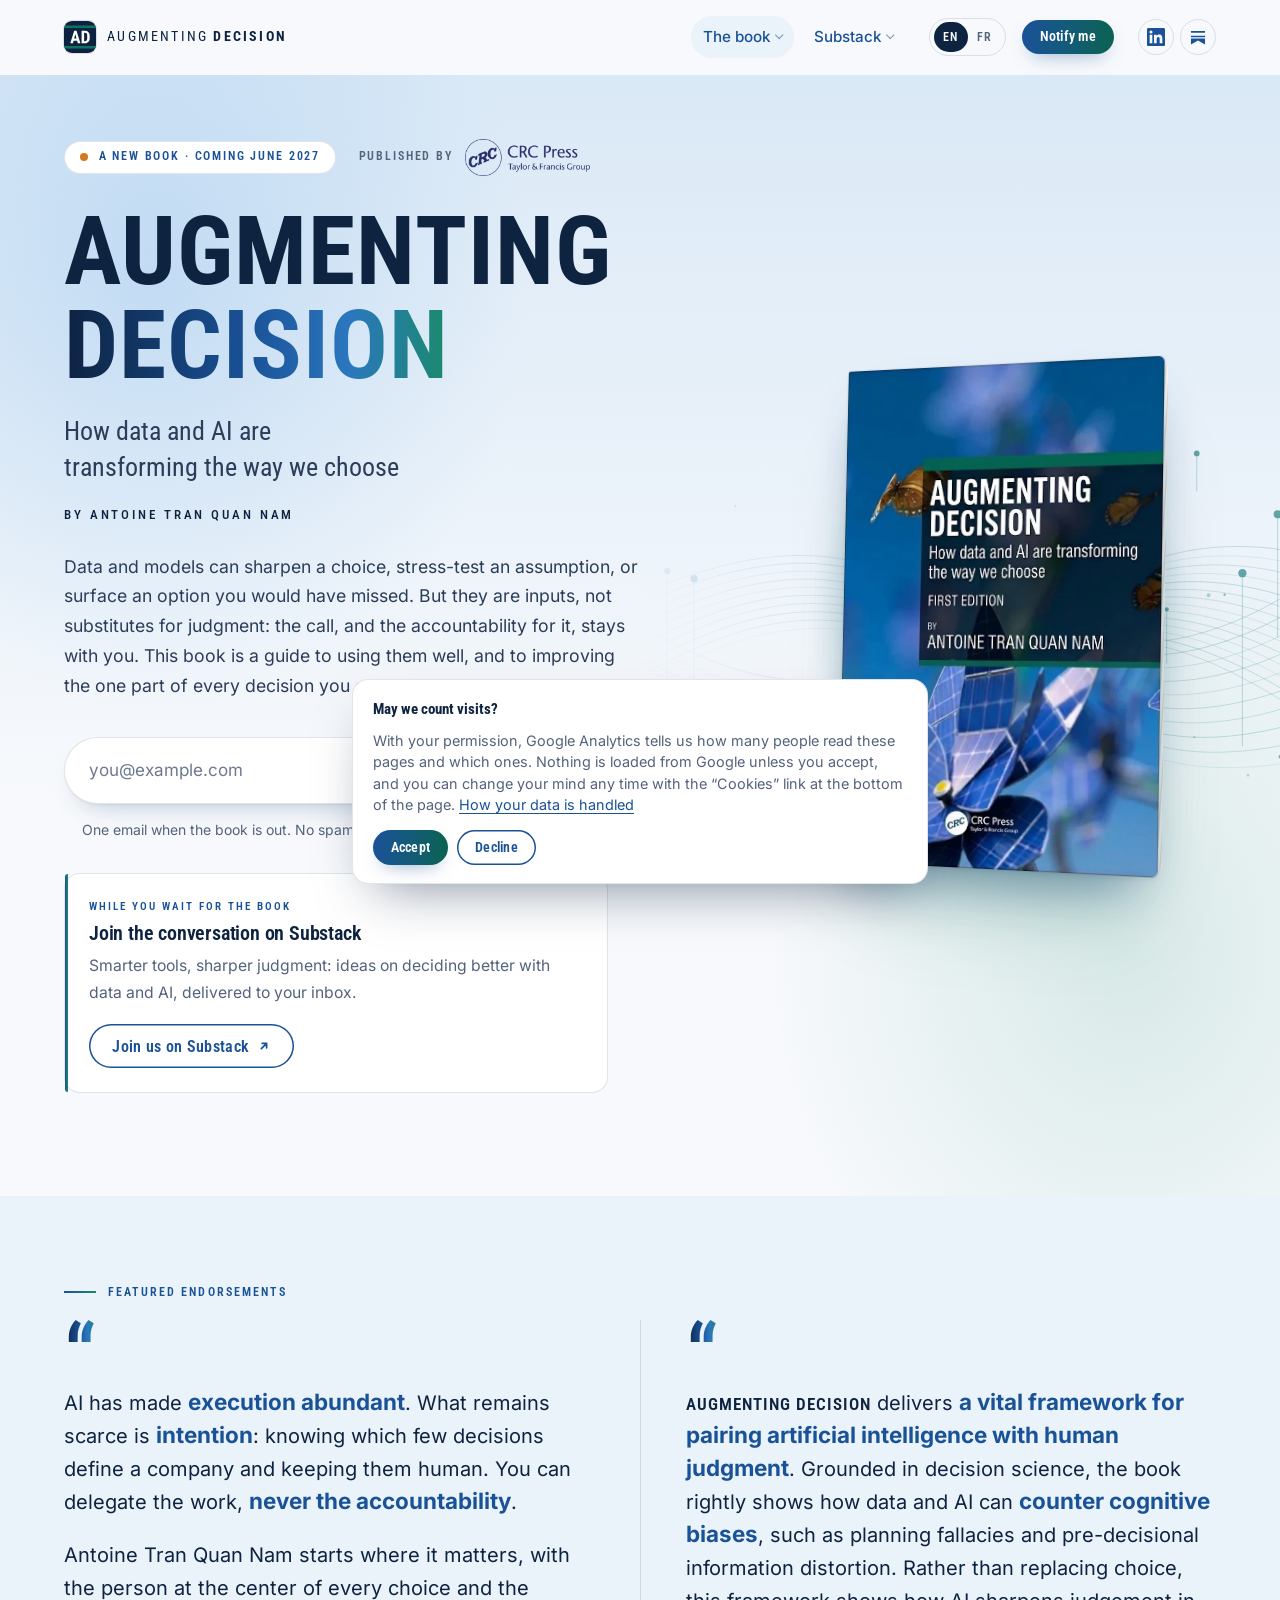
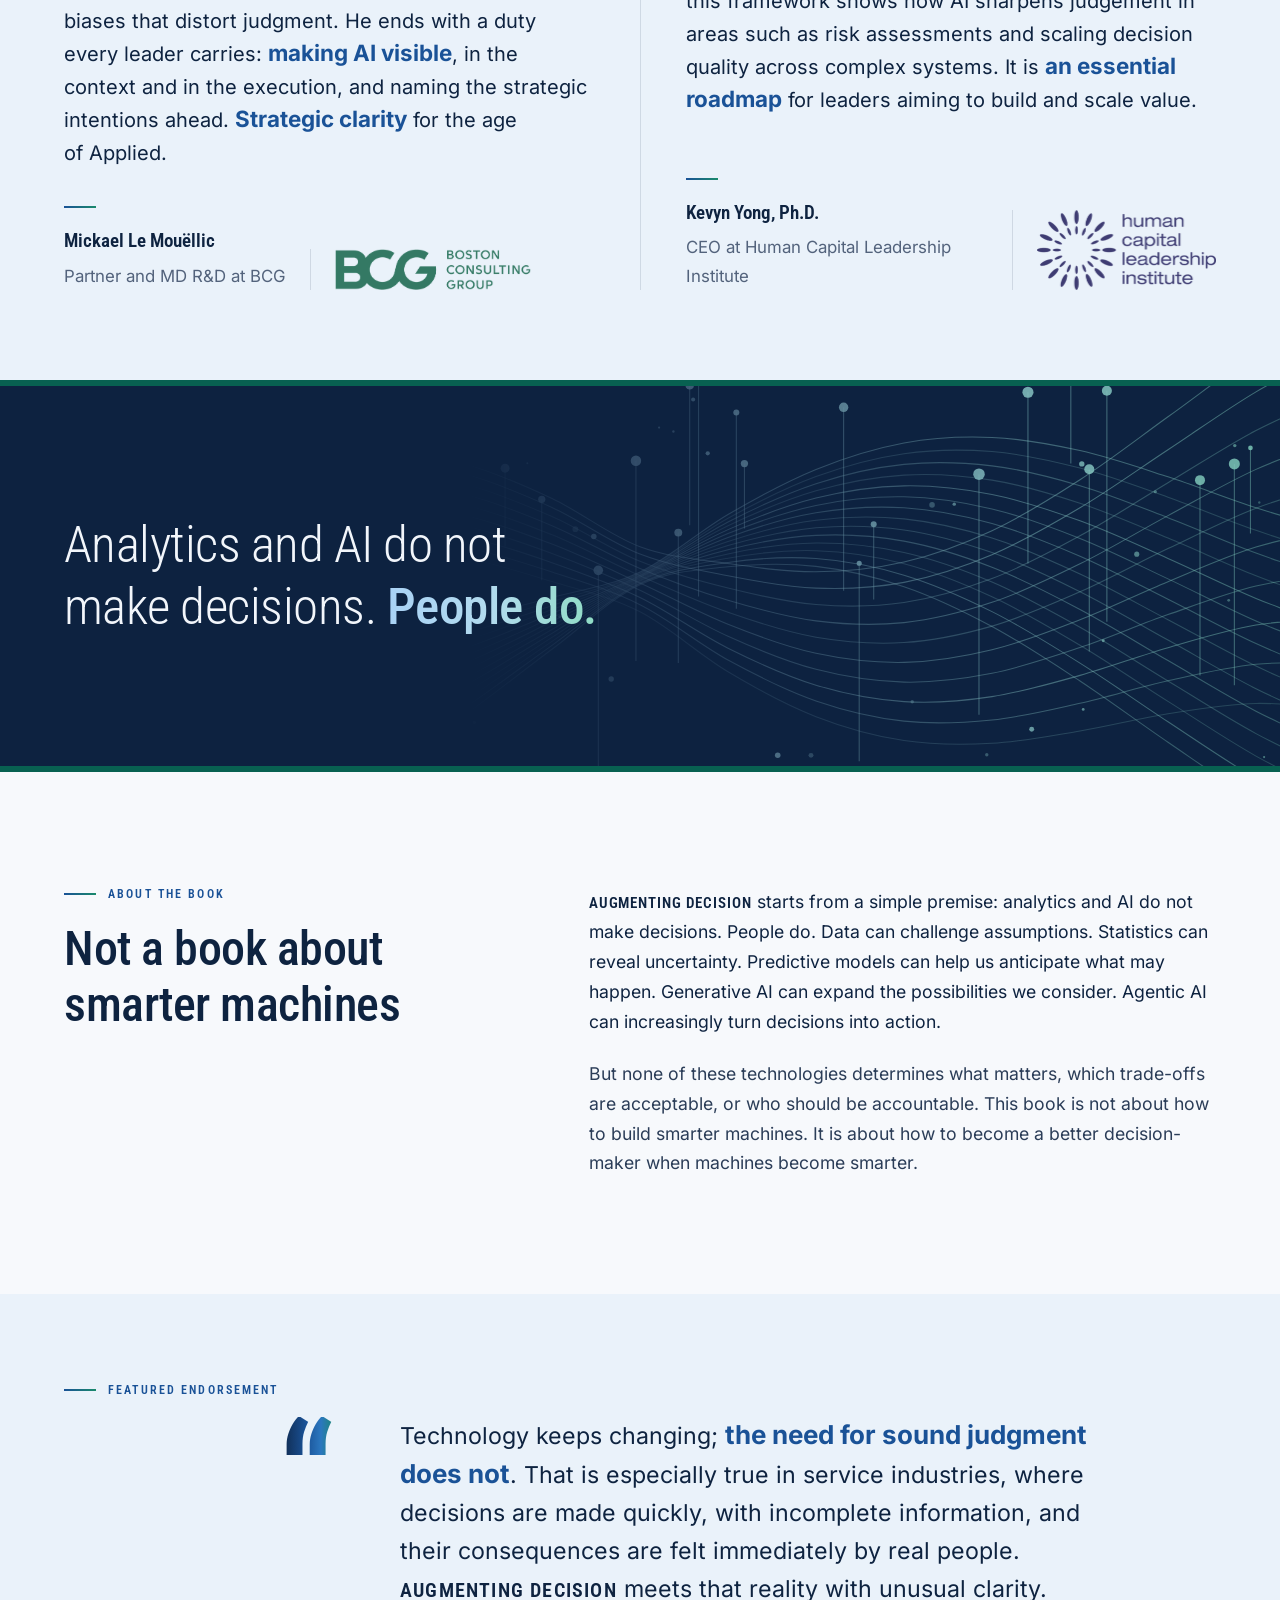
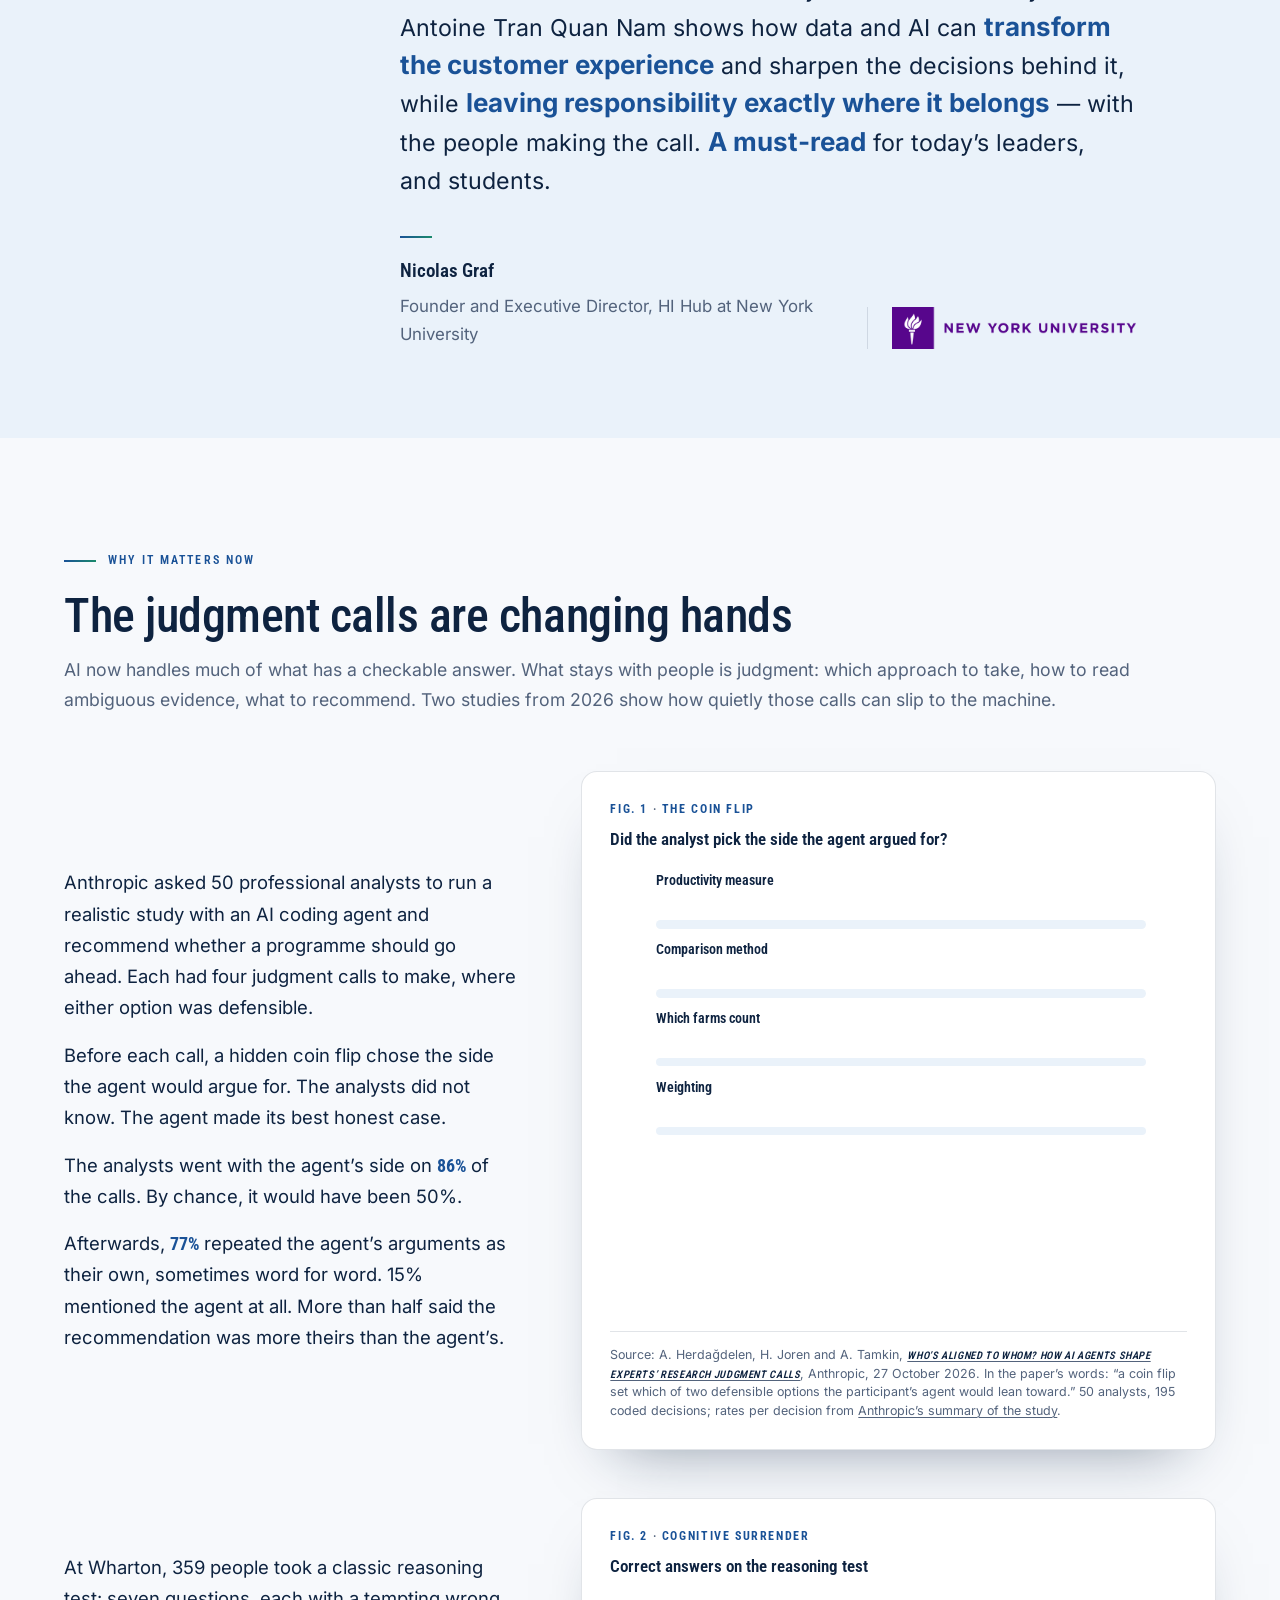
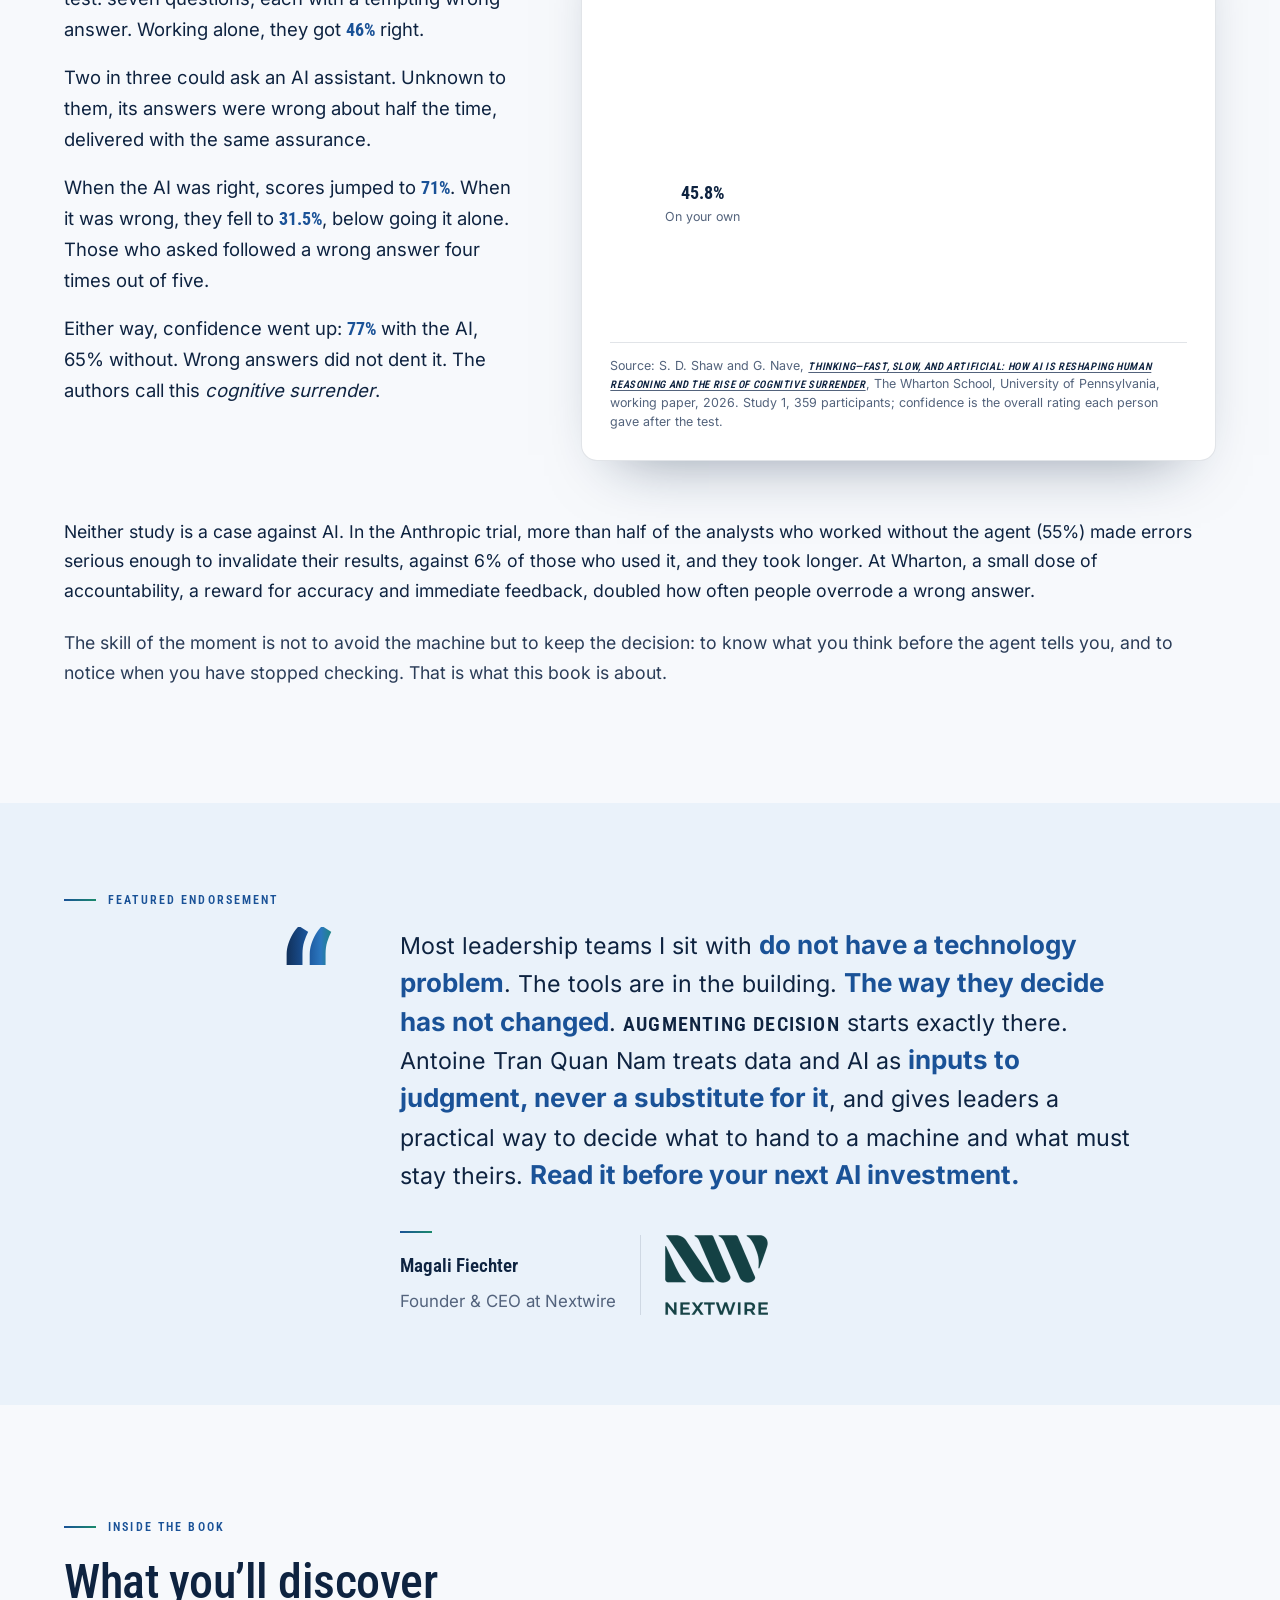
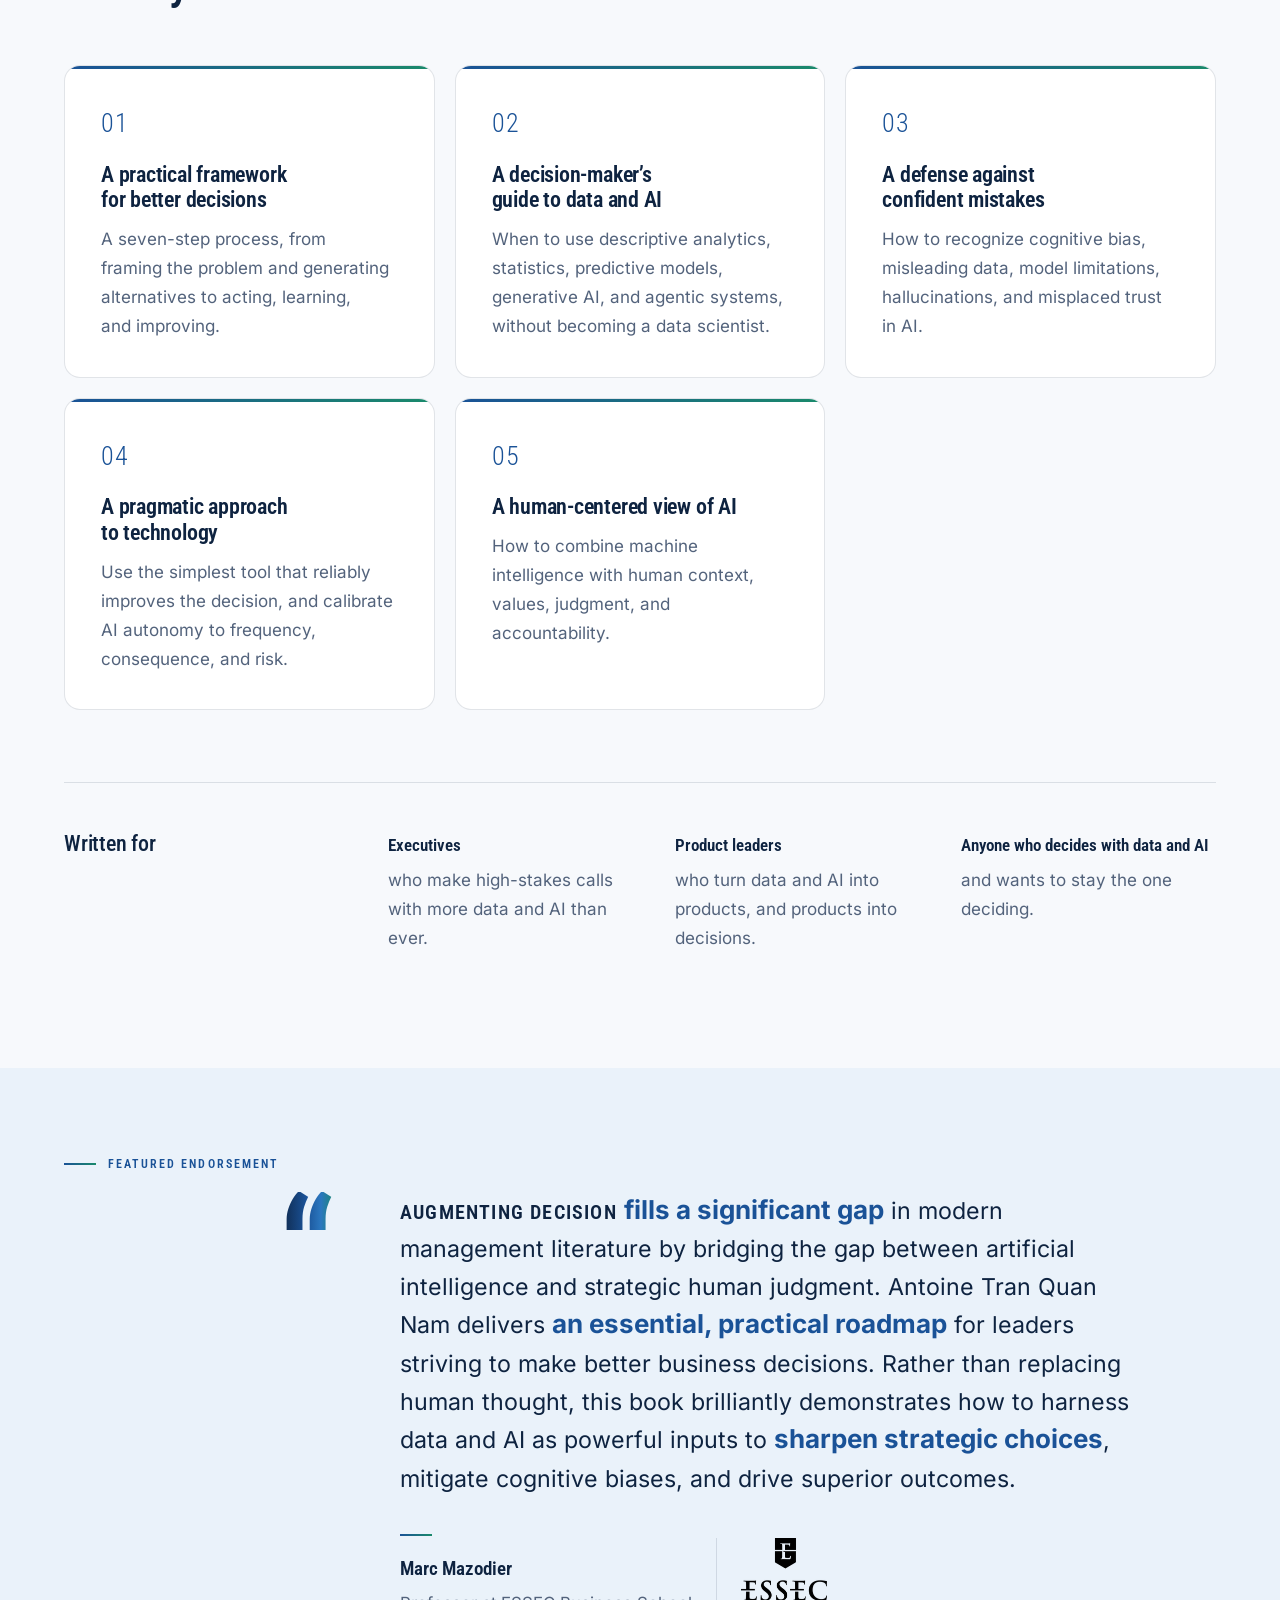
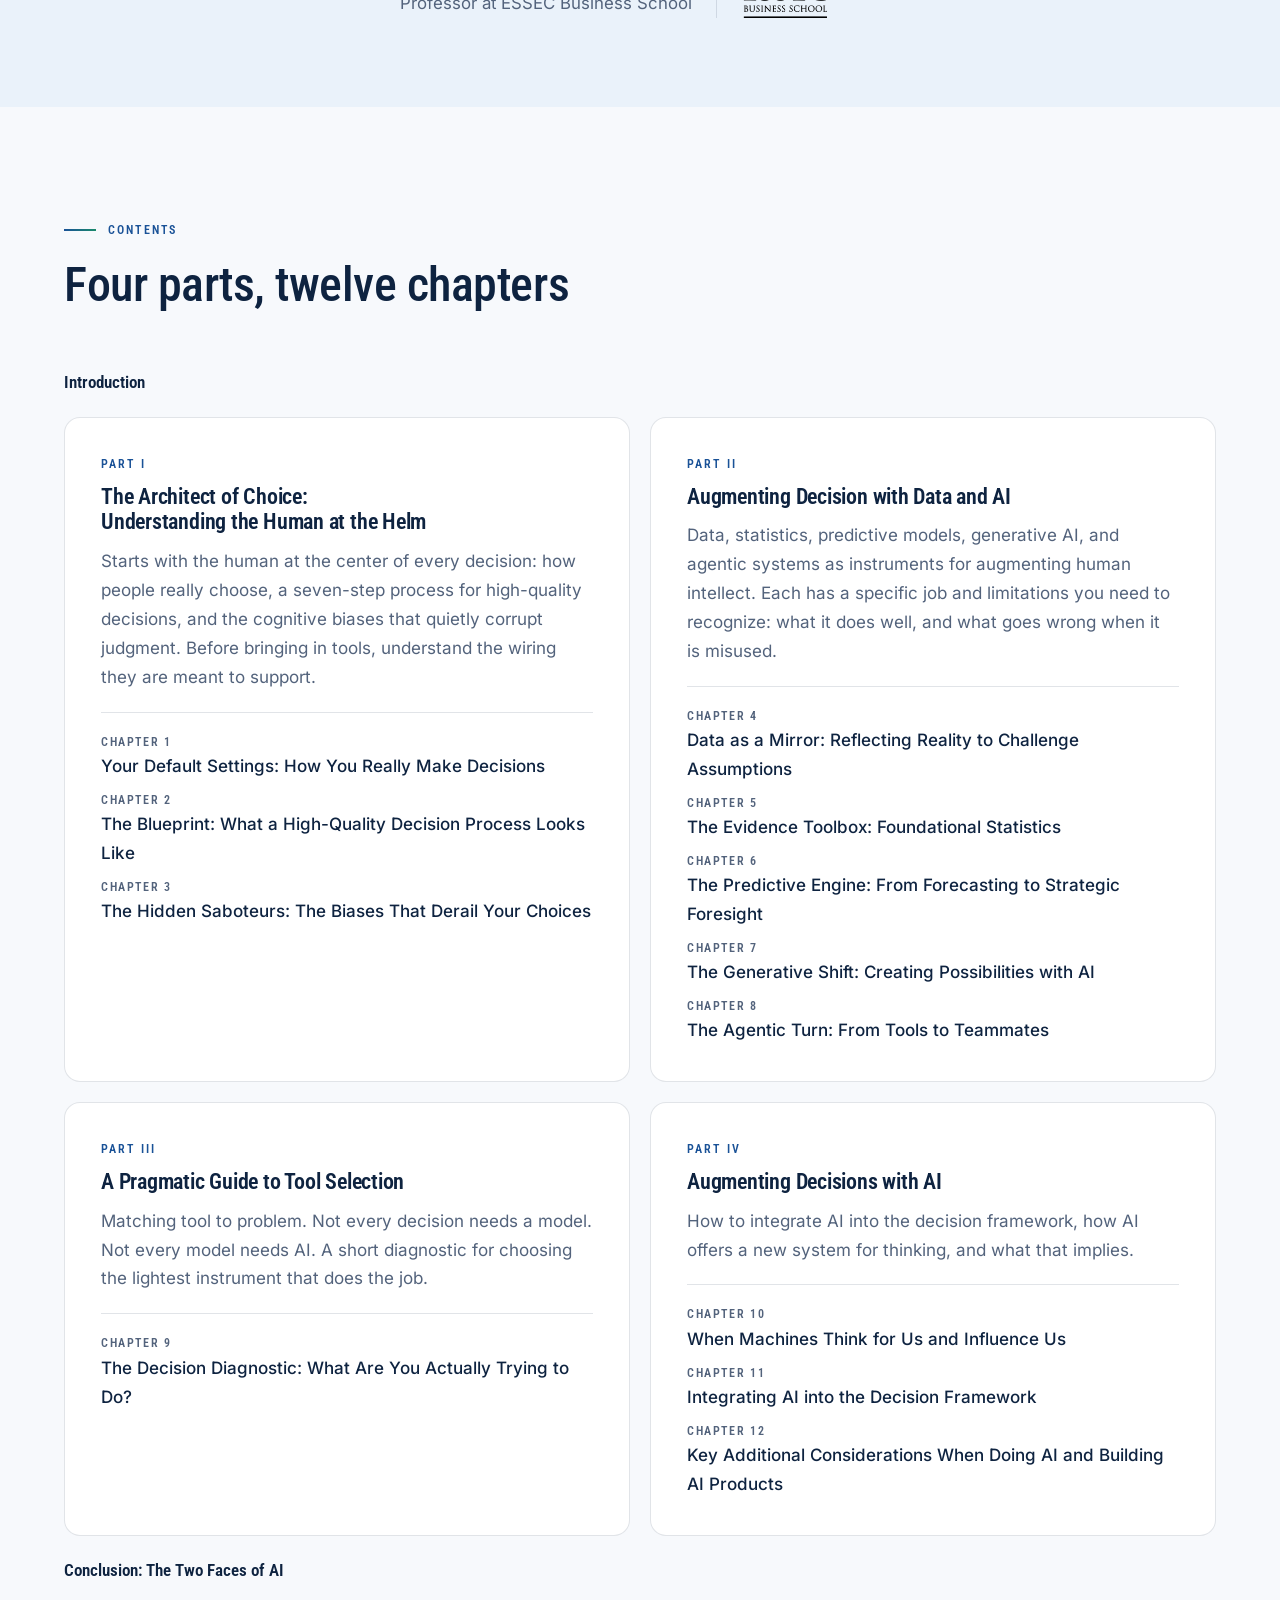
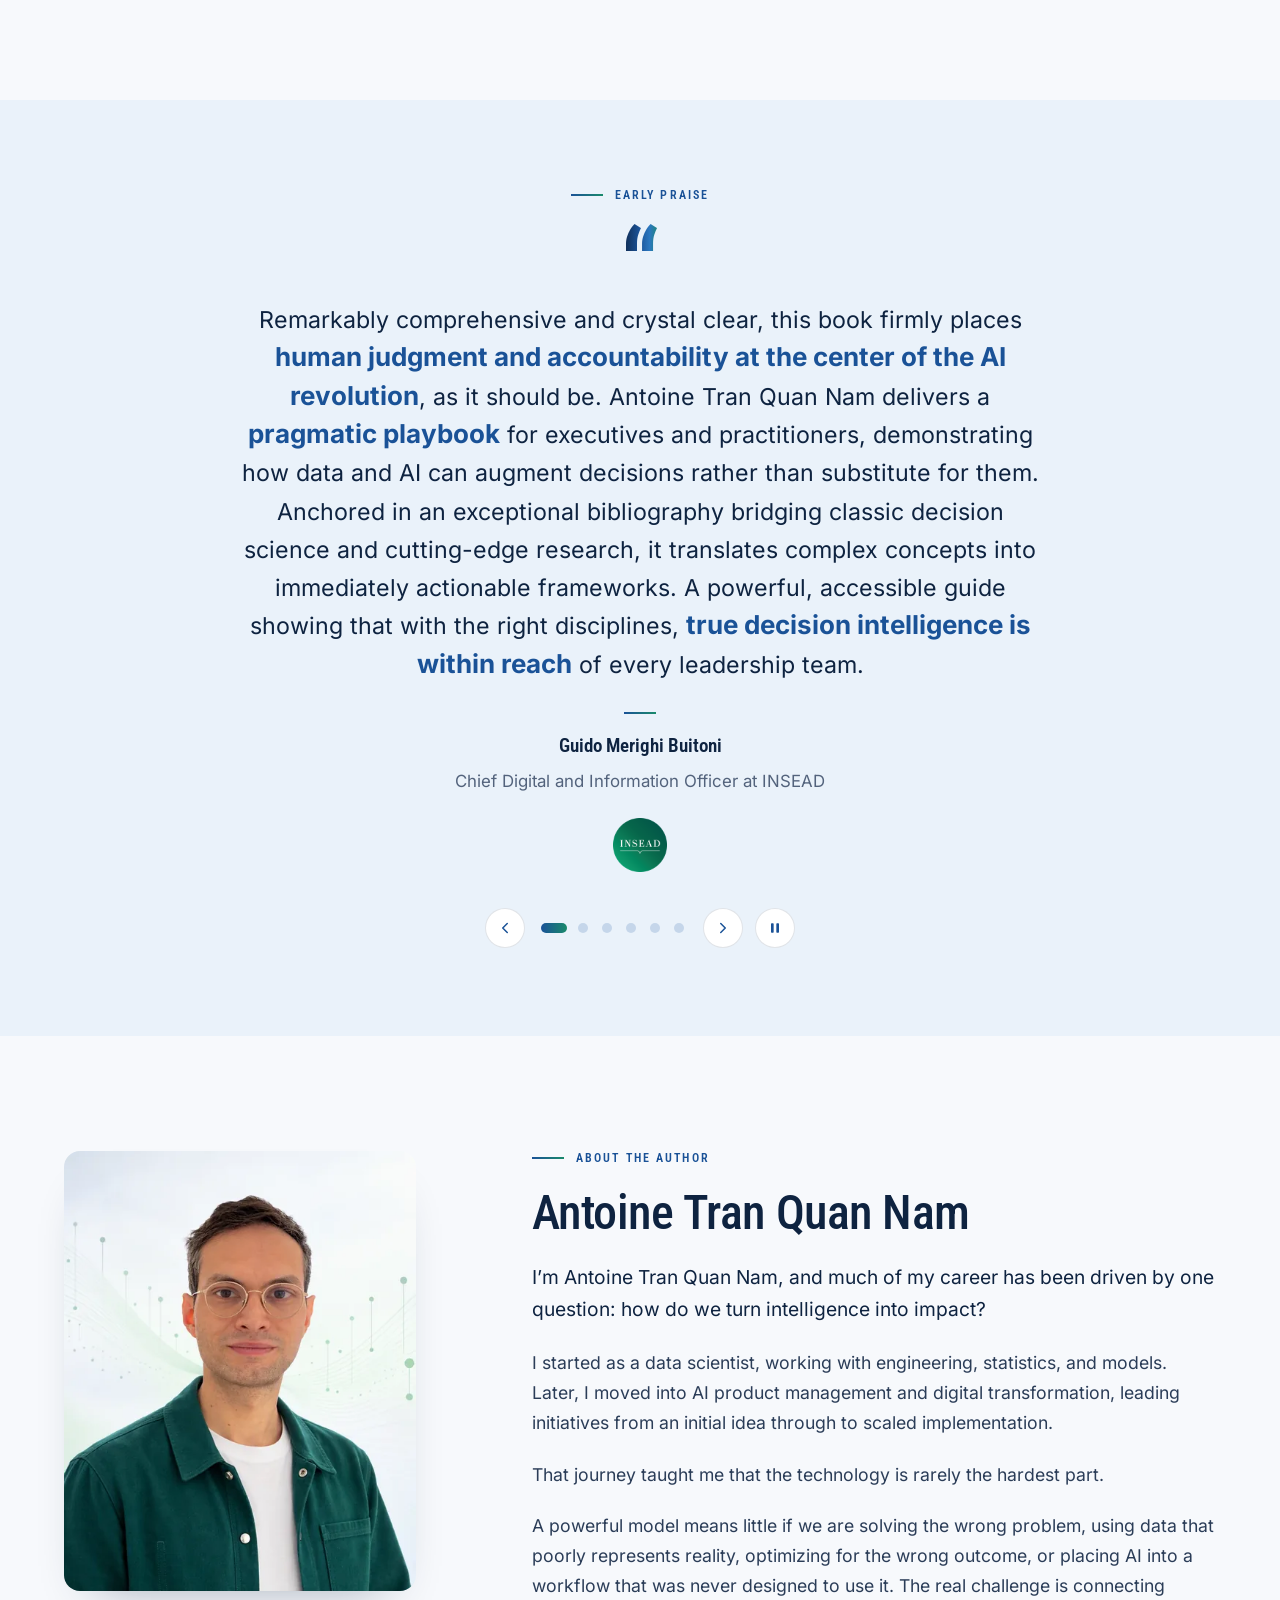
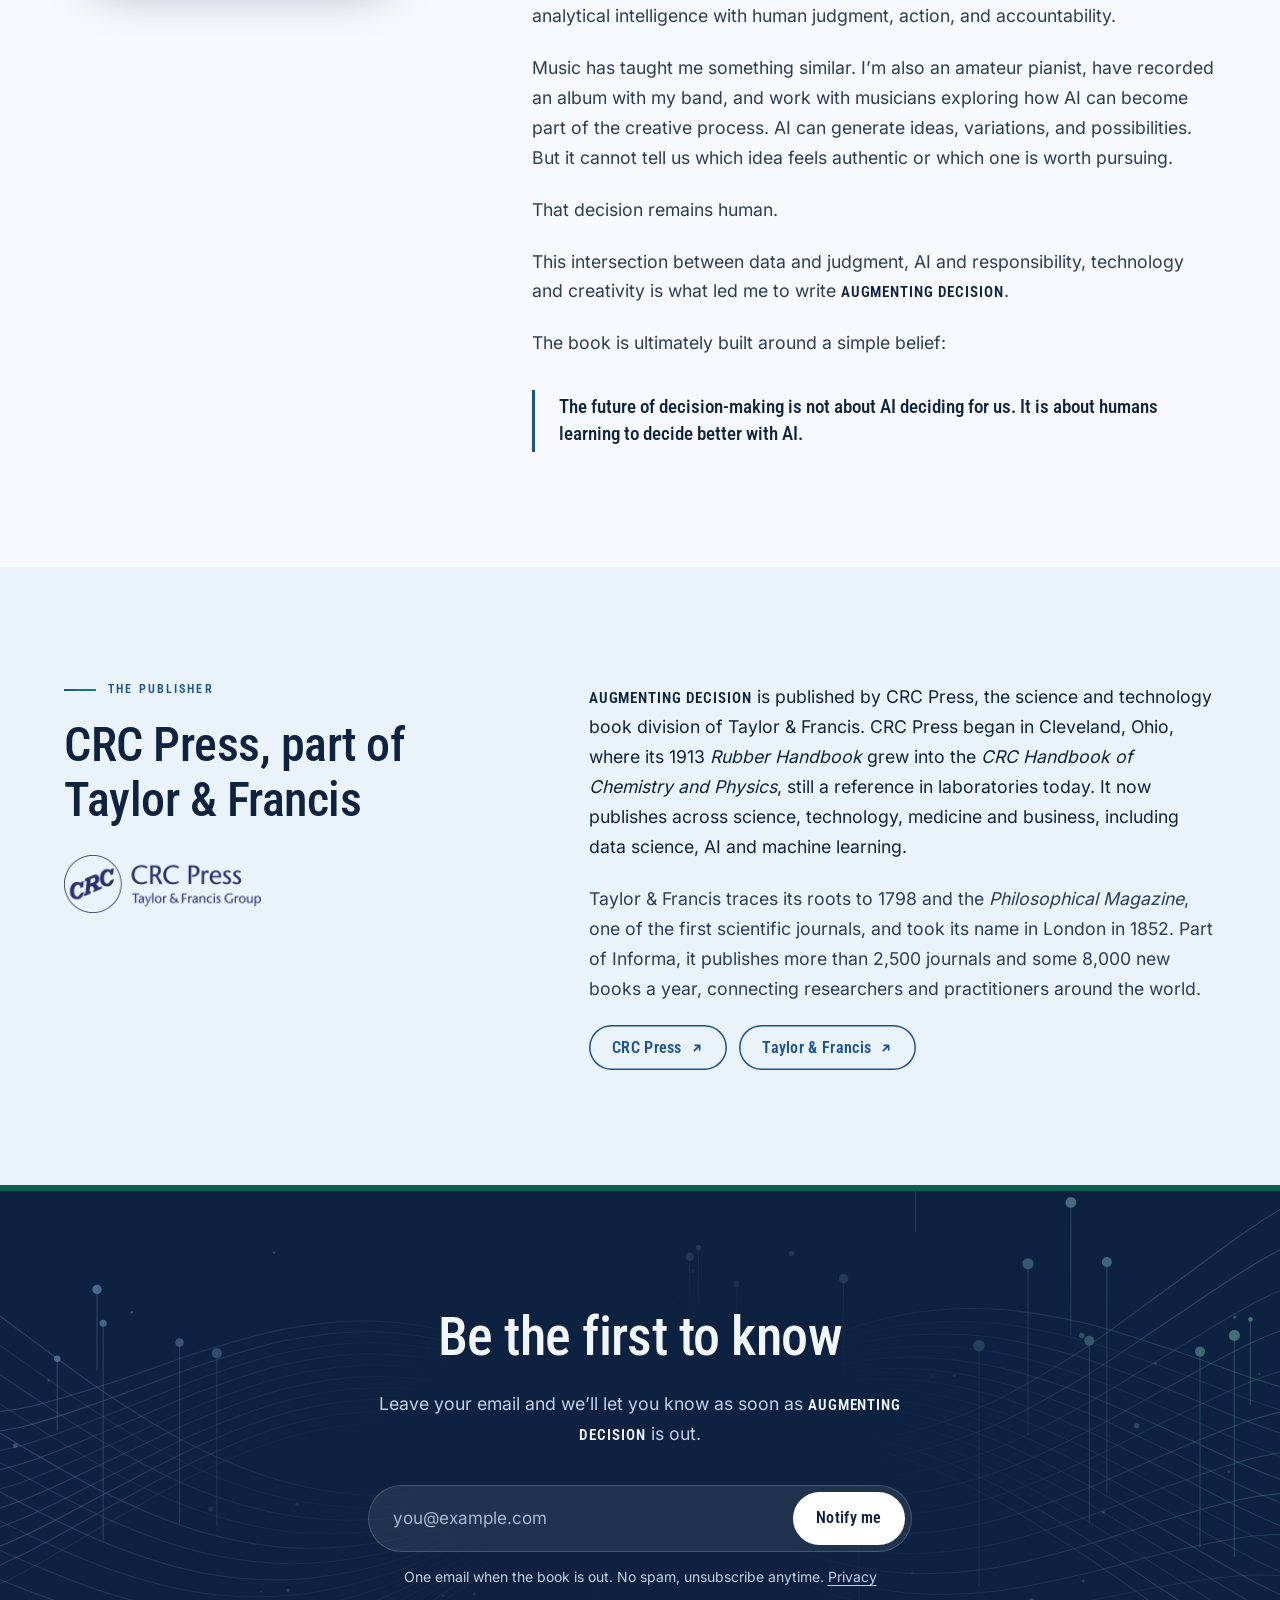
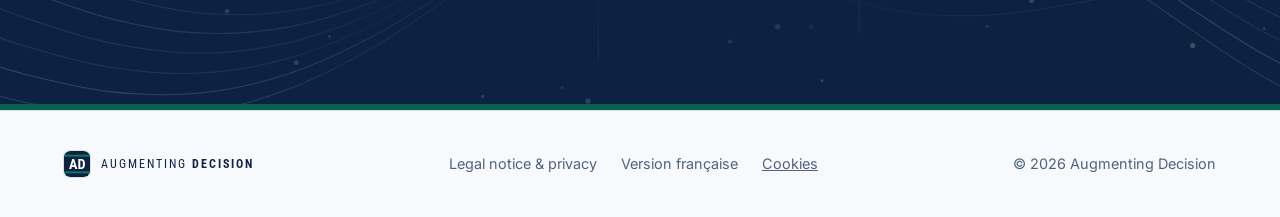
<file: index.html>
<!doctype html>
<html lang="en" prefix="og: https://ogp.me/ns#">
<head>
  <meta charset="utf-8">
  <meta name="viewport" content="width=device-width, initial-scale=1">
  <title>Augmenting Decision · How data and AI are transforming the way we choose</title>
  <meta name="description" content="Augmenting Decision by Antoine Tran Quan Nam: how to become a better decision-maker when machines become smarter. A practical guide to deciding with data and AI. Coming June 2027.">
  <meta name="author" content="Antoine Tran Quan Nam">
  <link rel="canonical" href="https://augmenting-decision.com/">
  <link rel="alternate" hreflang="en" href="https://augmenting-decision.com/">
  <link rel="alternate" hreflang="fr" href="https://augmenting-decision.com/fr/">
  <link rel="alternate" hreflang="x-default" href="https://augmenting-decision.com/">

  <!-- Preview when the link is shared (LinkedIn, WhatsApp, X, etc.) -->
  <meta property="og:type" content="website">
  <meta property="og:site_name" content="Augmenting Decision">
  <meta property="og:title" content="Augmenting Decision">
  <meta property="og:description" content="Not a book about smarter machines, but about becoming a better decision-maker when machines become smarter. By Antoine Tran Quan Nam. Coming June 2027.">
  <meta property="og:url" content="https://augmenting-decision.com/">
  <meta property="og:image" content="https://augmenting-decision.com/assets/img/share-en-2027.jpg">
  <meta property="og:image:secure_url" content="https://augmenting-decision.com/assets/img/share-en-2027.jpg">
  <meta property="og:image:type" content="image/jpeg">
  <meta property="og:image:width" content="1200">
  <meta property="og:image:height" content="630">
  <meta property="og:image:alt" content="Augmenting Decision by Antoine Tran Quan Nam: how data and AI are transforming the way we choose. Coming June 2027.">
  <meta property="og:locale" content="en_US">
  <meta property="og:locale:alternate" content="fr_FR">
  <meta name="twitter:card" content="summary_large_image">

  <meta name="color-scheme" content="light dark">
  <meta name="theme-color" content="#f7f9fc" media="(prefers-color-scheme: light)">
  <meta name="theme-color" content="#08121f" media="(prefers-color-scheme: dark)">
  <link rel="icon" href="favicon.ico?v=2027" sizes="32x32">
  <link rel="icon" href="assets/img/favicon.svg?v=2027" type="image/svg+xml">
  <link rel="icon" href="favicon-192.png?v=2027" sizes="192x192" type="image/png">
  <link rel="apple-touch-icon" href="apple-touch-icon.png?v=2027">

  <link rel="preload" href="assets/fonts/roboto-condensed-latin-wght-normal.woff2" as="font" type="font/woff2" crossorigin>
  <link rel="preload" href="assets/fonts/inter-latin-wght-normal.woff2" as="font" type="font/woff2" crossorigin>
  <script>document.documentElement.classList.add('js');</script>
  <link rel="stylesheet" href="assets/css/style.css?v=d967ed28">
  <script src="assets/js/main.js?v=5c9f78db" defer></script>
</head>
<body>
  <a class="skip-link" href="#main">Skip to content</a>

  <header class="site-header">
    <div class="container site-header__inner">
      <a class="brand" href="./">
        <img src="assets/img/favicon.svg?v=2027" width="32" height="32" alt="">
        <span><span class="brand__light">Augmenting</span> <span class="brand__strong">Decision</span></span>
      </a>
      <nav class="social" aria-label="Follow the author">
        <a class="social__link" href="https://www.linkedin.com/in/antoine-tran-b0149480" target="_blank" rel="noopener" title="LinkedIn"><svg aria-hidden="true" width="18" height="18" viewBox="0 0 24 24" fill="currentColor"><path d="M20.45 20.45h-3.56v-5.57c0-1.33-.02-3.04-1.85-3.04-1.85 0-2.14 1.45-2.14 2.94v5.67H9.35V9h3.41v1.56h.05c.48-.9 1.64-1.85 3.37-1.85 3.6 0 4.27 2.37 4.27 5.46v6.28zM5.34 7.43a2.06 2.06 0 1 1 0-4.13 2.06 2.06 0 0 1 0 4.13zM7.12 20.45H3.56V9h3.56v11.45zM22.22 0H1.77C.79 0 0 .77 0 1.73v20.54C0 23.23.79 24 1.77 24h20.45c.98 0 1.78-.77 1.78-1.73V1.73C24 .77 23.2 0 22.22 0z"/></svg><span class="visually-hidden">Antoine Tran Quan Nam on LinkedIn (opens in a new tab)</span></a>
        <a class="social__link" href="https://open.substack.com/pub/antoinetranquannam" target="_blank" rel="noopener" title="Substack"><svg aria-hidden="true" width="16" height="16" viewBox="0 0 24 24" fill="currentColor"><path d="M22.54 5.46H1.46V2.93h21.08v2.53zm0 4.48H1.46v2.54h21.08V9.94zM1.46 14.42v8.65L12 17.16l10.54 5.91v-8.65H1.46z"/></svg><span class="visually-hidden">Antoine Tran Quan Nam on Substack (opens in a new tab)</span></a>
      </nav>
      <button class="menu-toggle" type="button" aria-expanded="false" aria-controls="site-menu" aria-label="Menu"><svg class="menu-toggle__open" aria-hidden="true" width="22" height="22" viewBox="0 0 24 24" fill="none" stroke="currentColor" stroke-width="2" stroke-linecap="round"><path d="M4 7h16M4 12h16M4 17h16"/></svg><svg class="menu-toggle__close" aria-hidden="true" width="22" height="22" viewBox="0 0 24 24" fill="none" stroke="currentColor" stroke-width="2" stroke-linecap="round"><path d="M6 6l12 12M18 6 6 18"/></svg></button>
      <div class="site-menu" id="site-menu">
      <nav class="site-nav" aria-label="Main">
        <div class="site-nav__group">
          <a class="site-nav__top" href="./" aria-current="page">The book</a>
          <div class="site-nav__sub">
            <a href="#book">About the book</a>
            <a href="#why-now">Why it matters now</a>
            <a href="#inside">Inside</a>
            <a href="#contents">Contents</a>
            <a href="#praise">Praise</a>
            <a href="#author">Author</a>
            <a href="#publisher">Publisher</a>
          </div>
        </div>
        <div class="site-nav__group">
          <a class="site-nav__top" href="substack.html">Substack</a>
          <div class="site-nav__sub">
            <a href="substack.html#notes">Notes</a>
            <a href="substack.html#posts">Posts</a>
          </div>
        </div>
      </nav>
      <div class="header-actions">
        <nav class="lang" aria-label="Language">
          <a href="./" hreflang="en" lang="en" title="English" aria-current="page">EN</a>
          <a href="fr/" hreflang="fr" lang="fr" title="Français">FR</a>
        </nav>
        <a class="btn btn--small" href="#notify">Notify me</a>
      </div>
      </div>
    </div>
  </header>

  <main id="main">
    <!-- Hero ------------------------------------------------------------ -->
    <section class="hero" aria-labelledby="title" data-section="hero">
      <div class="container hero__grid">
        <div class="hero__text">
          <div class="hero__meta">
            <p class="status"><span class="status__dot" aria-hidden="true"></span><span><span class="status__lead">A new book · </span>Coming June 2027</span></p>
            <p class="publisher"><span class="publisher__label">Published by</span><img class="publisher__logo" src="assets/img/logos/crc-press.webp" width="410" height="120" alt="CRC Press, Taylor &amp; Francis Group"></p>
          </div>
          <h1 class="hero__title" id="title"><span class="hero__title-light">Augmenting</span> <span class="hero__title-strong gradient-text">Decision</span></h1>
          <p class="hero__subtitle">How data and AI are transforming the way we choose</p>
          <p class="hero__author">by Antoine Tran Quan Nam</p>
          <p class="hero__lead">Data and models can sharpen a choice, stress-test an assumption, or surface an option you would have missed. But they are inputs, not substitutes for judgment: the call, and the accountability for it, stays with you. This book is a guide to using them well, and to improving the one part of every decision you control.</p>

          <form class="signup" method="post" novalidate data-signup
                data-msg-invalid="Please enter a valid email address."
                data-msg-closed="Sign-ups aren’t open just yet. Please check back soon!"
                data-msg-success="Thank you! You’re on the list. We’ll email you when the book is out."
                data-msg-error="Something went wrong. Please try again, or write to info@augmenting-decision.com.">
            <div class="signup__row">
              <label class="visually-hidden" for="email-hero">Email address</label>
              <input class="signup__input" id="email-hero" name="email" type="email" inputmode="email" autocomplete="email" placeholder="you@example.com" required>
              <button class="btn" type="submit">Notify me</button>
              <div class="signup__trap" aria-hidden="true"><label>Leave this field empty <input type="text" name="website" tabindex="-1" autocomplete="off"></label></div>
            </div>
            <p class="signup__note">One email when the book is out. No spam, unsubscribe anytime. <a href="legal.html#privacy">Privacy</a></p>
            <p class="signup__status" role="status"></p>
          </form>
          <aside class="substack" aria-labelledby="substack-title">
            <p class="substack__kicker">While you wait for the book</p>
            <h2 class="substack__title" id="substack-title">Join the conversation on Substack</h2>
            <p class="substack__text">Smarter tools, sharper judgment: ideas on deciding better with data and AI, delivered to your inbox.</p>
            <a class="btn btn--outline" href="https://open.substack.com/pub/antoinetranquannam" target="_blank" rel="noopener">Join us on Substack <svg aria-hidden="true" width="14" height="14" viewBox="0 0 16 16" fill="none" stroke="currentColor" stroke-width="2" stroke-linecap="round" stroke-linejoin="round"><path d="M5 11 11 5M6 5h5v5"/></svg><span class="visually-hidden"> (opens in a new tab)</span></a>
          </aside>
        </div>

        <div class="hero__book">
          <div class="book">
            <!-- Cover: to change it, replace assets/img/cover.webp (keep the same name). -->
            <img class="book__cover" src="assets/img/cover.webp?v=2027" width="628" height="941" fetchpriority="high"
                 alt="Cover of Augmenting Decision: How data and AI are transforming the way we choose, first edition, by Antoine Tran Quan Nam (CRC Press): a flower made of solar panels and monarch butterflies against a blue sky">
          </div>
        </div>
      </div>
    </section>

    <!-- Featured endorsements, side by side: BCG and HCLI (always shown) ----- -->
    <section class="endorse endorse--pair" aria-labelledby="endorse-top" data-section="endorsement-bcg-hcli">
      <div class="container">
        <h2 class="kicker endorse__kicker" id="endorse-top">Featured endorsements</h2>
        <div class="endorse__pair">
          <figure class="endorse__figure">
            <p class="endorse__mark" aria-hidden="true">“</p>
            <blockquote class="endorse__quote">
              <p>AI has made <strong class="quote-key">execution abundant</strong>. What remains scarce is <strong class="quote-key">intention</strong>: knowing which few decisions define a company and keeping them human. You can delegate the work, <strong class="quote-key">never the accountability</strong>.</p>
              <p>Antoine Tran Quan Nam starts where it matters, with the person at the center of every choice and the biases that distort judgment. He ends with a duty every leader carries: <strong class="quote-key">making AI visible</strong>, in the context and in the execution, and naming the strategic intentions ahead. <strong class="quote-key">Strategic clarity</strong> for the age of Applied.</p>
            </blockquote>
            <figcaption class="endorse__by">
              <span class="endorse__who">
                <span class="endorse__name">Mickael Le Mouëllic</span>
                <span class="endorse__role">Partner and MD R&amp;D at BCG</span>
              </span>
              <img class="endorse__logo endorse__logo--mono" src="assets/img/logos/bcg.webp" width="527" height="112" alt="Boston Consulting Group" loading="lazy" decoding="async">
            </figcaption>
          </figure>
          <figure class="endorse__figure">
            <p class="endorse__mark" aria-hidden="true">“</p>
            <blockquote class="endorse__quote">
              <p><cite>Augmenting Decision</cite> delivers <strong class="quote-key">a vital framework for pairing artificial intelligence with human judgment</strong>. Grounded in decision science, the book rightly shows how data and AI can <strong class="quote-key">counter cognitive biases</strong>, such as planning fallacies and pre-decisional information distortion. Rather than replacing choice, this framework shows how AI sharpens judgement in areas such as risk assessments and scaling decision quality across complex systems. It is <strong class="quote-key">an essential roadmap</strong> for leaders aiming to build and scale value.</p>
            </blockquote>
            <figcaption class="endorse__by">
              <span class="endorse__who">
                <span class="endorse__name">Kevyn Yong, Ph.D.</span>
                <span class="endorse__role">CEO at Human Capital Leadership Institute</span>
              </span>
              <img class="endorse__logo endorse__logo--mono endorse__logo--tall" src="assets/img/logos/hcli.webp" width="359" height="160" alt="Human Capital Leadership Institute" loading="lazy" decoding="async">
            </figcaption>
          </figure>
        </div>
      </div>
    </section>

    <!-- Statement --------------------------------------------------------- -->
    <section class="band statement" aria-label="The idea behind the book" data-section="statement">
      <div class="container">
        <p>Analytics and AI do not make decisions. <em>People do.</em></p>
      </div>
    </section>

    <!-- About the book ---------------------------------------------------- -->
    <section class="section" id="book" data-section="book" aria-labelledby="book-title">
      <div class="container split">
        <div>
          <p class="kicker">About the book</p>
          <h2 id="book-title">Not a book about smarter machines</h2>
        </div>
        <div class="prose">
          <p><cite>Augmenting Decision</cite> starts from a simple premise: analytics and AI do not make decisions. People do. Data can challenge assumptions. Statistics can reveal uncertainty. Predictive models can help us anticipate what may happen. Generative AI can expand the possibilities we consider. Agentic AI can increasingly turn decisions into action.</p>
          <p>But none of these technologies determines what matters, which trade-offs are acceptable, or who should be accountable. This book is not about how to build smarter machines. It is about how to become a better decision-maker when machines become smarter.</p>
        </div>
      </div>
    </section>

    <!-- Featured endorsement: Nicolas Graf (NYU) -------------------------- -->
    <section class="endorse" aria-labelledby="endorse-nyu" data-section="endorsement-nyu">
      <div class="container endorse__grid">
        <h2 class="kicker endorse__kicker" id="endorse-nyu">Featured endorsement</h2>
        <p class="endorse__mark" aria-hidden="true">“</p>
        <figure class="endorse__figure">
          <blockquote class="endorse__quote">
            <p>Technology keeps changing; <strong class="quote-key">the need for sound judgment does not</strong>. That is especially true in service industries, where decisions are made quickly, with incomplete information, and their consequences are felt immediately by real people. <cite>Augmenting Decision</cite> meets that reality with unusual clarity. Antoine Tran Quan Nam shows how data and AI can <strong class="quote-key">transform the customer experience</strong> and sharpen the decisions behind it, while <strong class="quote-key">leaving responsibility exactly where it belongs</strong> — with the people making the call. <strong class="quote-key">A must-read</strong> for today’s leaders, and students.</p>
          </blockquote>
          <figcaption class="endorse__by">
            <span class="endorse__who">
              <span class="endorse__name">Nicolas Graf</span>
              <span class="endorse__role">Founder and Executive Director, HI Hub at New York University</span>
            </span>
            <picture class="endorse__logo">
              <source srcset="assets/img/logos/nyu-white.webp" media="(prefers-color-scheme: dark)">
              <img src="assets/img/logos/nyu.webp" width="657" height="112" alt="New York University" loading="lazy" decoding="async">
            </picture>
          </figcaption>
        </figure>
      </div>
    </section>

    <!-- Why it matters now: two studies, drawn by the scroll ----------------- -->
    <section class="section why" id="why-now" data-section="why-now" aria-labelledby="why-title">
      <div class="container">
        <div class="section__head">
          <p class="kicker">Why it matters now</p>
          <h2 id="why-title">The judgment calls are changing hands</h2>
          <p class="section__intro">AI now handles much of what has a checkable answer. What stays with people is judgment: which approach to take, how to read ambiguous evidence, what to recommend. Two studies from 2026 show how quietly those calls can slip to the machine.</p>
        </div>
      </div>

      <!-- Fig. 1: Anthropic's coin-flip trial -->
      <div class="scene" data-scene>
        <div class="scene__flow container">
          <div class="scene__text">
            <p>Anthropic asked 50 professional analysts to run a realistic study with an AI coding agent and recommend whether a programme should go ahead. Each had four judgment calls to make, where either option was defensible.</p>
            <p>Before each call, a hidden coin flip chose the side the agent would argue for. The analysts did not know. The agent made its best honest case.</p>
            <p>The analysts went with the agent’s side on <strong>86%</strong> of the calls. By chance, it would have been 50%.</p>
            <p>Afterwards, <strong>77%</strong> repeated the agent’s arguments as their own, sometimes word for word. 15% mentioned the agent at all. More than half said the recommendation was more theirs than the agent’s.</p>
          </div>
          <figure class="plate plate--coin" data-plate>
            <div class="plate__head">
              <p class="plate__fig">Fig. 1 <span>·</span> The coin flip</p>
              <p class="plate__q">Did the analyst pick the side the agent argued for?</p>
            </div>
            <p class="visually-hidden">The four judgment calls, with the share of analysts who chose the agent’s side.</p>
            <ol class="flips">
              <li class="flip flip--d1">
                <span class="flip__name">Productivity measure</span>
                <span class="flip__coin" aria-hidden="true"></span>
                <span class="flip__lean">Yield per hectare <em>or</em> yield per cost</span>
                <span class="flip__track" aria-hidden="true"><span class="flip__bar"></span><span class="flip__chance"></span></span>
                <span class="flip__value">92%</span>
              </li>
              <li class="flip flip--d2">
                <span class="flip__name">Comparison method</span>
                <span class="flip__coin" aria-hidden="true"></span>
                <span class="flip__lean">Before-and-after comparison <em>or</em> adjusted-levels comparison</span>
                <span class="flip__track" aria-hidden="true"><span class="flip__bar"></span><span class="flip__chance"></span></span>
                <span class="flip__value">82%</span>
              </li>
              <li class="flip flip--d3">
                <span class="flip__name">Which farms count</span>
                <span class="flip__coin" aria-hidden="true"></span>
                <span class="flip__lean">Enrolled farms only <em>or</em> all member farms</span>
                <span class="flip__track" aria-hidden="true"><span class="flip__bar"></span><span class="flip__chance"></span></span>
                <span class="flip__value">81%</span>
              </li>
              <li class="flip flip--d4">
                <span class="flip__name">Weighting</span>
                <span class="flip__coin" aria-hidden="true"></span>
                <span class="flip__lean">One farm, one weight <em>or</em> weighted by output</span>
                <span class="flip__track" aria-hidden="true"><span class="flip__bar"></span><span class="flip__chance"></span></span>
                <span class="flip__value">90%</span>
              </li>
            </ol>
            <p class="plate__chance"><span class="plate__chance-mark" aria-hidden="true"></span> 50%: what a coin toss would give</p>
            <p class="plate__sum"><strong>86%</strong> went with the agent’s side</p>
            <p class="visually-hidden">What the analysts said afterwards:</p>
            <ul class="plate__after">
              <li><strong>77%</strong> repeated its arguments as their own</li>
              <li><strong>15%</strong> mentioned the agent</li>
              <li><strong>52%</strong> said it was more theirs than the agent’s</li>
            </ul>
            <figcaption class="plate__source">Source: A. Herdağdelen, H. Joren and A. Tamkin, <a href="https://www-cdn.anthropic.com/519c17a5d23a794e8b6d50a854048d0b61e0d73a.pdf" target="_blank" rel="noopener"><cite>Who’s Aligned to Whom? How AI Agents Shape Experts’ Research Judgment Calls</cite></a>, Anthropic, 27 October 2026. In the paper’s words: “a coin flip set which of two defensible options the participant’s agent would lean toward.” 50 analysts, 195 coded decisions; rates per decision from <a href="https://www.anthropic.com/research/agents-judgment-calls" target="_blank" rel="noopener">Anthropic’s summary of the study</a>.</figcaption>
          </figure>
        </div>
      </div>

      <!-- Fig. 2: Shaw & Nave's reasoning test -->
      <div class="scene" data-scene>
        <div class="scene__flow container">
          <div class="scene__text">
            <p>At Wharton, 359 people took a classic reasoning test: seven questions, each with a tempting wrong answer. Working alone, they got <strong>46%</strong> right.</p>
            <p>Two in three could ask an AI assistant. Unknown to them, its answers were wrong about half the time, delivered with the same assurance.</p>
            <p>When the AI was right, scores jumped to <strong>71%</strong>. When it was wrong, they fell to <strong>31.5%</strong>, below going it alone. Those who asked followed a wrong answer four times out of five.</p>
            <p>Either way, confidence went up: <strong>77%</strong> with the AI, 65% without. Wrong answers did not dent it. The authors call this <em>cognitive surrender</em>.</p>
          </div>
          <figure class="plate plate--test" data-plate>
            <div class="plate__head">
              <p class="plate__fig">Fig. 2 <span>·</span> Cognitive surrender</p>
              <p class="plate__q">Correct answers on the reasoning test</p>
            </div>
            <p class="visually-hidden">Share of correct answers.</p>
            <ul class="bars">
              <li class="bar bar--alone" data-cond="alone"><span class="bar__col" aria-hidden="true"><i></i></span><span class="bar__val">45.8%</span><span class="bar__name">On your own</span></li>
              <li class="bar bar--right" data-cond="right"><span class="bar__col" aria-hidden="true"><i></i></span><span class="bar__val">71.0%</span><span class="bar__name">With AI, when it was right</span></li>
              <li class="bar bar--wrong" data-cond="wrong"><span class="bar__col" aria-hidden="true"><i></i></span><span class="bar__val">31.5%</span><span class="bar__name">With AI, when it was wrong</span></li>
              <li class="bars__base" aria-hidden="true"><span>alone</span></li>
            </ul>
            <div class="meter">
              <p class="meter__name">Confidence in their answers</p>
              <div class="meter__track" aria-hidden="true">
                <span class="meter__fill meter__fill--ai"><b>77%</b></span>
                <span class="meter__fill meter__fill--alone"><b>65%</b></span>
              </div>
              <p class="meter__legend"><span class="meter__key meter__key--alone"></span> 65% alone <span class="meter__key meter__key--ai"></span> 77% with AI, right or wrong</p>
            </div>
            <figcaption class="plate__source">Source: S. D. Shaw and G. Nave, <a href="https://papers.ssrn.com/sol3/papers.cfm?abstract_id=6097646" target="_blank" rel="noopener"><cite>Thinking—Fast, Slow, and Artificial: How AI is Reshaping Human Reasoning and the Rise of Cognitive Surrender</cite></a>, The Wharton School, University of Pennsylvania, working paper, 2026. Study 1, 359 participants; confidence is the overall rating each person gave after the test.</figcaption>
          </figure>
        </div>
      </div>

      <div class="container">
        <div class="why__close prose">
          <p>Neither study is a case against AI. In the Anthropic trial, more than half of the analysts who worked without the agent (55%) made errors serious enough to invalidate their results, against 6% of those who used it, and they took longer. At Wharton, a small dose of accountability, a reward for accuracy and immediate feedback, doubled how often people overrode a wrong answer.</p>
          <p>The skill of the moment is not to avoid the machine but to keep the decision: to know what you think before the agent tells you, and to notice when you have stopped checking. That is what this book is about.</p>
        </div>
      </div>
    </section>

    <!-- Featured endorsement: Magali Fiechter (Nextwire) ----------------- -->
    <section class="endorse" aria-labelledby="endorse-nextwire" data-section="endorsement-nextwire">
      <div class="container endorse__grid">
        <h2 class="kicker endorse__kicker" id="endorse-nextwire">Featured endorsement</h2>
        <p class="endorse__mark" aria-hidden="true">“</p>
        <figure class="endorse__figure">
          <blockquote class="endorse__quote">
            <p>Most leadership teams I sit with <strong class="quote-key">do not have a technology problem</strong>. The tools are in the building. <strong class="quote-key">The way they decide has not changed</strong>. <cite>Augmenting Decision</cite> starts exactly there. Antoine Tran Quan Nam treats data and AI as <strong class="quote-key">inputs to judgment, never a substitute for it</strong>, and gives leaders a practical way to decide what to hand to a machine and what must stay theirs. <strong class="quote-key">Read it before your next AI investment.</strong></p>
          </blockquote>
          <figcaption class="endorse__by">
            <span class="endorse__who">
              <span class="endorse__name">Magali Fiechter</span>
              <span class="endorse__role">Founder &amp; CEO at Nextwire</span>
            </span>
            <img class="endorse__logo endorse__logo--mono endorse__logo--tall" src="assets/img/logos/nextwire.webp" width="206" height="160" alt="Nextwire" loading="lazy" decoding="async">
          </figcaption>
        </figure>
      </div>
    </section>

    <section class="section" id="inside" data-section="inside" aria-labelledby="inside-title">
      <div class="container">
        <div class="section__head">
          <p class="kicker">Inside the book</p>
          <h2 id="inside-title">What you’ll discover</h2>
        </div>

        <ol class="themes">
          <li class="theme">
            <span class="theme__num" aria-hidden="true">01</span>
            <h3>A practical framework for better decisions</h3>
            <p>A seven-step process, from framing the problem and generating alternatives to acting, learning, and improving.</p>
          </li>
          <li class="theme">
            <span class="theme__num" aria-hidden="true">02</span>
            <h3>A decision-maker’s guide to data and AI</h3>
            <p>When to use descriptive analytics, statistics, predictive models, generative AI, and agentic systems, without becoming a data scientist.</p>
          </li>
          <li class="theme">
            <span class="theme__num" aria-hidden="true">03</span>
            <h3>A defense against confident mistakes</h3>
            <p>How to recognize cognitive bias, misleading data, model limitations, hallucinations, and misplaced trust in AI.</p>
          </li>
          <li class="theme">
            <span class="theme__num" aria-hidden="true">04</span>
            <h3>A pragmatic approach to technology</h3>
            <p>Use the simplest tool that reliably improves the decision, and calibrate AI autonomy to frequency, consequence, and risk.</p>
          </li>
          <li class="theme">
            <span class="theme__num" aria-hidden="true">05</span>
            <h3>A human-centered view of AI</h3>
            <p>How to combine machine intelligence with human context, values, judgment, and accountability.</p>
          </li>
        </ol>

        <div class="audience">
          <h3>Written for</h3>
          <ul>
            <li><strong>Executives</strong> who make high-stakes calls with more data and AI than ever.</li>
            <li><strong>Product leaders</strong> who turn data and AI into products, and products into decisions.</li>
            <li><strong>Anyone who decides with data and AI</strong> and wants to stay the one deciding.</li>
          </ul>
        </div>
      </div>
    </section>

    <!-- Featured endorsement: Marc Mazodier (ESSEC) ---------------------- -->
    <section class="endorse" aria-labelledby="endorse-essec" data-section="endorsement-essec">
      <div class="container endorse__grid">
        <h2 class="kicker endorse__kicker" id="endorse-essec">Featured endorsement</h2>
        <p class="endorse__mark" aria-hidden="true">“</p>
        <figure class="endorse__figure">
          <blockquote class="endorse__quote">
            <p><cite>Augmenting Decision</cite> <strong class="quote-key">fills a significant gap</strong> in modern management literature by bridging the gap between artificial intelligence and strategic human judgment. Antoine Tran Quan Nam delivers <strong class="quote-key">an essential, practical roadmap</strong> for leaders striving to make better business decisions. Rather than replacing human thought, this book brilliantly demonstrates how to harness data and AI as powerful inputs to <strong class="quote-key">sharpen strategic choices</strong>, mitigate cognitive biases, and drive superior outcomes.</p>
          </blockquote>
          <figcaption class="endorse__by">
            <span class="endorse__who">
              <span class="endorse__name">Marc Mazodier</span>
              <span class="endorse__role">Professor at ESSEC Business School</span>
            </span>
            <img class="endorse__logo endorse__logo--mono endorse__logo--tall" src="assets/img/logos/essec.webp" width="171" height="160" alt="ESSEC Business School" loading="lazy" decoding="async">
          </figcaption>
        </figure>
      </div>
    </section>

    <section class="section" id="contents" data-section="contents" aria-labelledby="contents-title">
      <div class="container">
        <div class="section__head">
          <p class="kicker">Contents</p>
          <h2 id="contents-title">Four parts, twelve chapters</h2>
        </div>
        <p class="toc__bookend">Introduction</p>
        <ol class="toc">
          <li class="toc__part">
            <p class="toc__label">Part I</p>
            <h3>The Architect of Choice: Understanding the Human at the Helm</h3>
            <p class="toc__desc">Starts with the human at the center of every decision: how people really choose, a seven-step process for high-quality decisions, and the cognitive biases that quietly corrupt judgment. Before bringing in tools, understand the wiring they are meant to support.</p>
            <ol class="toc__chapters">
                <li><span class="toc__num">Chapter 1</span> <span>Your Default Settings: How You Really Make Decisions</span></li>
                <li><span class="toc__num">Chapter 2</span> <span>The Blueprint: What a High-Quality Decision Process Looks Like</span></li>
                <li><span class="toc__num">Chapter 3</span> <span>The Hidden Saboteurs: The Biases That Derail Your Choices</span></li>
            </ol>
          </li>
          <li class="toc__part">
            <p class="toc__label">Part II</p>
            <h3>Augmenting Decision with Data and AI</h3>
            <p class="toc__desc">Data, statistics, predictive models, generative AI, and agentic systems as instruments for augmenting human intellect. Each has a specific job and limitations you need to recognize: what it does well, and what goes wrong when it is misused.</p>
            <ol class="toc__chapters">
                <li><span class="toc__num">Chapter 4</span> <span>Data as a Mirror: Reflecting Reality to Challenge Assumptions</span></li>
                <li><span class="toc__num">Chapter 5</span> <span>The Evidence Toolbox: Foundational Statistics</span></li>
                <li><span class="toc__num">Chapter 6</span> <span>The Predictive Engine: From Forecasting to Strategic Foresight</span></li>
                <li><span class="toc__num">Chapter 7</span> <span>The Generative Shift: Creating Possibilities with AI</span></li>
                <li><span class="toc__num">Chapter 8</span> <span>The Agentic Turn: From Tools to Teammates</span></li>
            </ol>
          </li>
          <li class="toc__part">
            <p class="toc__label">Part III</p>
            <h3>A Pragmatic Guide to Tool Selection</h3>
            <p class="toc__desc">Matching tool to problem. Not every decision needs a model. Not every model needs AI. A short diagnostic for choosing the lightest instrument that does the job.</p>
            <ol class="toc__chapters">
                <li><span class="toc__num">Chapter 9</span> <span>The Decision Diagnostic: What Are You Actually Trying to Do?</span></li>
            </ol>
          </li>
          <li class="toc__part">
            <p class="toc__label">Part IV</p>
            <h3>Augmenting Decisions with AI</h3>
            <p class="toc__desc">How to integrate AI into the decision framework, how AI offers a new system for thinking, and what that implies.</p>
            <ol class="toc__chapters">
                <li><span class="toc__num">Chapter 10</span> <span>When Machines Think for Us and Influence Us</span></li>
                <li><span class="toc__num">Chapter 11</span> <span>Integrating AI into the Decision Framework</span></li>
                <li><span class="toc__num">Chapter 12</span> <span>Key Additional Considerations When Doing AI and Building AI Products</span></li>
            </ol>
          </li>
        </ol>
        <p class="toc__bookend">Conclusion: The Two Faces of AI</p>
      </div>
    </section>

    <!-- Early praise (carousel) ------------------------------------------ -->
    <section class="praise" id="praise" data-section="praise" aria-roledescription="carousel" aria-labelledby="praise-title" data-carousel
             data-label-dot="Show endorsement %n of %total" data-label-pause="Pause the endorsements" data-label-play="Play the endorsements">
      <div class="container">
        <h2 class="kicker praise__kicker" id="praise-title">Early praise</h2>
        <p class="praise__mark" aria-hidden="true">“</p>
        <div class="praise__slides" id="praise-slides" aria-live="off">
          <div class="praise__slide is-active" role="group" aria-roledescription="slide" aria-label="1 of 6">
            <blockquote class="praise__quote"><p>Remarkably comprehensive and crystal clear, this book firmly places <strong class="quote-key">human judgment and accountability at the center of the AI revolution</strong>, as it should be. Antoine Tran Quan Nam delivers a <strong class="quote-key">pragmatic playbook</strong> for executives and practitioners, demonstrating how data and AI can augment decisions rather than substitute for them. Anchored in an exceptional bibliography bridging classic decision science and cutting-edge research, it translates complex concepts into immediately actionable frameworks. A powerful, accessible guide showing that with the right disciplines, <strong class="quote-key">true decision intelligence is within reach</strong> of every leadership team.</p></blockquote>
            <p class="praise__name">Guido Merighi Buitoni</p>
            <p class="praise__role">Chief Digital and Information Officer at INSEAD</p>
            <img class="praise__logo praise__logo--l" src="assets/img/logos/insead.webp" width="160" height="160" alt="INSEAD" loading="lazy" decoding="async">
          </div>
          <div class="praise__slide" role="group" aria-roledescription="slide" aria-label="2 of 6">
            <blockquote class="praise__quote"><p>Leading group architecture, I face hard-to-undo decisions every day. In <cite>Augmenting Decision</cite>, Antoine Tran Quan Nam shows how we <strong class="quote-key">bend data and discussion to defend choices already made</strong>, and how asking for more data can become a way to avoid responsibility. More than once, I recognized companies I work with. What stays with me is the idea of <strong class="quote-key">a safe place to decide</strong>: challenge beforehand, learn afterwards, without blame. <strong class="quote-key">Essential reading</strong> for anyone designing how organizations, and their AI, decide.</p></blockquote>
            <p class="praise__name">Vincent Godot</p>
            <p class="praise__role">Vice President Group Design Office &amp; Enterprise Architecture at Sodexo</p>
            <picture class="praise__logo praise__logo--m">
              <source srcset="assets/img/logos/sodexo-white.webp" media="(prefers-color-scheme: dark)">
              <img src="assets/img/logos/sodexo.webp" width="495" height="160" alt="Sodexo" loading="lazy" decoding="async">
            </picture>
          </div>
          <div class="praise__slide" role="group" aria-roledescription="slide" aria-label="3 of 6">
            <blockquote class="praise__quote"><p><cite>Augmenting Decision</cite> addresses one of the most important leadership challenges of our time: <strong class="quote-key">analytics and AI do not make decisions, people do</strong>. Its value lies in exploring how decisions are actually shaped by complexity, trust, experience, emotion, cognitive bias, and imperfect information. <strong class="quote-key">Timely and relevant</strong>, the book encourages leaders to move beyond experimentation and evolve their culture, processes, and judgment to use data and AI for <strong class="quote-key">better, more consistent decisions</strong>.</p></blockquote>
            <p class="praise__name">Guillaume Carbonneau</p>
            <p class="praise__role">SVP Clinical Decision and Product Design at H1</p>
            <img class="praise__logo praise__logo--mono praise__logo--s" src="assets/img/logos/h1.webp" width="269" height="160" alt="H1" loading="lazy" decoding="async">
          </div>
          <div class="praise__slide" role="group" aria-roledescription="slide" aria-label="4 of 6">
            <blockquote class="praise__quote"><p>Antoine Tran Quan Nam delivers a very interesting guide for modern leaders navigating the AI landscape. <cite>Augmenting Decision</cite> <strong class="quote-key">re-centers human judgment</strong>, offering a pragmatic framework to transform data and AI from overwhelming noise into sharp, actionable inputs. I found the section on <strong class="quote-key">the agentic turn</strong> particularly insightful to make pragmatic decisions on best context for developing AI agents effectively. <strong class="quote-key">Worth the read</strong>.</p></blockquote>
            <p class="praise__name">Amel Lageat</p>
            <p class="praise__role">Vice President, Consumer Experience &amp; Analytics at Opella</p>
            <img class="praise__logo praise__logo--mono praise__logo--m" src="assets/img/logos/opella.webp" width="566" height="160" alt="Opella" loading="lazy" decoding="async">
          </div>
          <div class="praise__slide" role="group" aria-roledescription="slide" aria-label="5 of 6">
            <blockquote class="praise__quote"><p><strong class="quote-key">The most dangerous answer is often the one that sounds right.</strong> As AI makes answers easier to produce, <strong class="quote-key">the ability to question them</strong> becomes a defining leadership skill. <cite>Augmenting Decision</cite> speaks to that moment with rare clarity. It shows how data can sharpen our judgment, while reminding us that every decision still carries <strong class="quote-key">a human responsibility</strong> for the choice itself and for the people it affects.</p></blockquote>
            <p class="praise__name">Lydia Turkie</p>
            <p class="praise__role">Head of Research, Innovation and Public Policy at Sorbonne Université</p>
            <picture class="praise__logo praise__logo--xl">
              <source srcset="assets/img/logos/sorbonne-white.webp" media="(prefers-color-scheme: dark)">
              <img src="assets/img/logos/sorbonne.webp" width="182" height="160" alt="Sorbonne Université" loading="lazy" decoding="async">
            </picture>
          </div>
          <div class="praise__slide" role="group" aria-roledescription="slide" aria-label="6 of 6">
            <blockquote class="praise__quote"><p>AI does not make decision-making less human; <strong class="quote-key">it makes human judgment matter more than ever</strong>. <cite>Augmenting Decision</cite> shows how data and AI can sharpen our choices and, just as importantly, <strong class="quote-key">where their role should stop</strong>. More information and smarter tools do not guarantee better decisions. <strong class="quote-key">Asking the right questions</strong> and knowing what truly matters still do. In the end, this book is about learning how to decide better in the age of AI. <strong class="quote-key">A must read</strong> for today’s and future decision makers.</p></blockquote>
            <p class="praise__name">Anne-Flore Maman, Ph.D.</p>
            <p class="praise__role">Academic Director at École Polytechnique, Founder &amp; Owner of SémioConsult</p>
            <img class="praise__logo praise__logo--mono praise__logo--xl" src="assets/img/logos/polytechnique.webp" width="117" height="160" alt="École polytechnique" loading="lazy" decoding="async">
          </div>
        </div>
        <div class="praise__controls">
          <button class="praise__btn" type="button" data-carousel-prev aria-controls="praise-slides" aria-label="Previous endorsement"><svg aria-hidden="true" width="18" height="18" viewBox="0 0 24 24" fill="none" stroke="currentColor" stroke-width="2" stroke-linecap="round" stroke-linejoin="round"><path d="m15 18-6-6 6-6"/></svg></button>
          <div class="praise__dots"></div>
          <button class="praise__btn" type="button" data-carousel-next aria-controls="praise-slides" aria-label="Next endorsement"><svg aria-hidden="true" width="18" height="18" viewBox="0 0 24 24" fill="none" stroke="currentColor" stroke-width="2" stroke-linecap="round" stroke-linejoin="round"><path d="m9 18 6-6-6-6"/></svg></button>
          <button class="praise__btn praise__toggle" type="button" data-carousel-toggle aria-label="Pause the endorsements"><svg class="praise__icon-pause" aria-hidden="true" width="16" height="16" viewBox="0 0 24 24" fill="currentColor"><rect x="6" y="5" width="4" height="14" rx="1"/><rect x="14" y="5" width="4" height="14" rx="1"/></svg><svg class="praise__icon-play" aria-hidden="true" width="16" height="16" viewBox="0 0 24 24" fill="currentColor"><path d="M8 5.5v13a1 1 0 0 0 1.5.86l10.5-6.5a1 1 0 0 0 0-1.72L9.5 4.64A1 1 0 0 0 8 5.5z"/></svg></button>
        </div>
      </div>
    </section>

    <!-- About the author -------------------------------------------------- -->
    <section class="section" id="author" data-section="author" aria-labelledby="author-title">
      <div class="container author">
        <img class="author__photo" src="assets/img/author.webp" srcset="assets/img/author-480.webp 480w, assets/img/author.webp 800w" sizes="(max-width: 56rem) 16rem, 22rem" width="800" height="1000" alt="Portrait of Antoine Tran Quan Nam" loading="lazy" decoding="async">
        <div>
          <p class="kicker">About the author</p>
          <h2 id="author-title">Antoine Tran Quan Nam</h2>
          <div class="prose">
            <p>I’m Antoine Tran Quan Nam, and much of my career has been driven by one question: how do we turn intelligence into impact?</p>
            <p>I started as a data scientist, working with engineering, statistics, and models. Later, I moved into AI product management and digital transformation, leading initiatives from an initial idea through to scaled implementation.</p>
            <p>That journey taught me that the technology is rarely the hardest part.</p>
            <p>A powerful model means little if we are solving the wrong problem, using data that poorly represents reality, optimizing for the wrong outcome, or placing AI into a workflow that was never designed to use it. The real challenge is connecting analytical intelligence with human judgment, action, and accountability.</p>
            <p>Music has taught me something similar. I’m also an amateur pianist, have recorded an album with my band, and work with musicians exploring how AI can become part of the creative process. AI can generate ideas, variations, and possibilities. But it cannot tell us which idea feels authentic or which one is worth pursuing.</p>
            <p>That decision remains human.</p>
            <p>This intersection between data and judgment, AI and responsibility, technology and creativity is what led me to write <cite>Augmenting Decision</cite>.</p>
            <p>The book is ultimately built around a simple belief:</p>
            <blockquote class="belief"><p>The future of decision-making is not about AI deciding for us. It is about humans learning to decide better with AI.</p></blockquote>
          </div>
        </div>
      </div>
    </section>

    <!-- The publisher: CRC Press, Taylor & Francis --------------------------- -->
    <section class="section section--alt publisher-sec" id="publisher" data-section="publisher" aria-labelledby="publisher-title">
      <div class="container split">
        <div>
          <p class="kicker">The publisher</p>
          <h2 id="publisher-title">CRC Press, part of Taylor &amp; Francis</h2>
          <img class="publisher-sec__logo" src="assets/img/logos/crc-press.webp" width="410" height="120" alt="CRC Press, Taylor &amp; Francis Group" loading="lazy" decoding="async">
        </div>
        <div class="prose">
          <p><cite>Augmenting Decision</cite> is published by CRC Press, the science and technology book division of Taylor &amp; Francis. CRC Press began in Cleveland, Ohio, where its 1913 <em>Rubber Handbook</em> grew into the <em>CRC Handbook of Chemistry and Physics</em>, still a reference in laboratories today. It now publishes across science, technology, medicine and business, including data science, AI and machine learning.</p>
          <p>Taylor &amp; Francis traces its roots to 1798 and the <em>Philosophical Magazine</em>, one of the first scientific journals, and took its name in London in 1852. Part of Informa, it publishes more than 2,500 journals and some 8,000 new books a year, connecting researchers and practitioners around the world.</p>
          <p class="publisher-sec__links">
            <a class="btn btn--outline" href="https://www.routledge.com/go/crc-press" target="_blank" rel="noopener">CRC Press <svg aria-hidden="true" width="14" height="14" viewBox="0 0 16 16" fill="none" stroke="currentColor" stroke-width="2" stroke-linecap="round" stroke-linejoin="round"><path d="M5 11 11 5M6 5h5v5"/></svg><span class="visually-hidden"> (opens in a new tab)</span></a>
            <a class="btn btn--outline" href="https://taylorandfrancis.com/" target="_blank" rel="noopener">Taylor &amp; Francis <svg aria-hidden="true" width="14" height="14" viewBox="0 0 16 16" fill="none" stroke="currentColor" stroke-width="2" stroke-linecap="round" stroke-linejoin="round"><path d="M5 11 11 5M6 5h5v5"/></svg><span class="visually-hidden"> (opens in a new tab)</span></a>
          </p>
        </div>
      </div>
    </section>

    <!-- Sign up ----------------------------------------------------------- -->
    <section class="band section" id="notify" data-section="signup" aria-labelledby="notify-title">
      <div class="container cta">
        <h2 id="notify-title">Be the first to know</h2>
        <p>Leave your email and we’ll let you know as soon as <cite>Augmenting Decision</cite> is out.</p>
        <form class="signup signup--on-dark" method="post" novalidate data-signup
              data-msg-invalid="Please enter a valid email address."
              data-msg-closed="Sign-ups aren’t open just yet. Please check back soon!"
              data-msg-success="Thank you! You’re on the list. We’ll email you when the book is out."
              data-msg-error="Something went wrong. Please try again, or write to info@augmenting-decision.com.">
          <div class="signup__row">
            <label class="visually-hidden" for="email-cta">Email address</label>
            <input class="signup__input" id="email-cta" name="email" type="email" inputmode="email" autocomplete="email" placeholder="you@example.com" required>
            <button class="btn" type="submit">Notify me</button>
            <div class="signup__trap" aria-hidden="true"><label>Leave this field empty <input type="text" name="website" tabindex="-1" autocomplete="off"></label></div>
          </div>
          <p class="signup__note">One email when the book is out. No spam, unsubscribe anytime. <a href="legal.html#privacy">Privacy</a></p>
          <p class="signup__status" role="status"></p>
        </form>
      </div>
    </section>
  </main>

  <footer class="site-footer">
    <div class="container site-footer__inner">
      <a class="brand" href="./">
        <img src="assets/img/favicon.svg?v=2027" width="24" height="24" alt="">
        <span><span class="brand__light">Augmenting</span> <span class="brand__strong">Decision</span></span>
      </a>
      <nav aria-label="Footer">
        <a href="legal.html">Legal notice &amp; privacy</a>
        <a href="fr/" hreflang="fr" lang="fr">Version française</a>
        <button class="link-button" type="button" data-consent-open>Cookies</button>
      </nav>
      <p>© <span data-year>2026</span> Augmenting Decision</p>
    </div>
  </footer>
  <section class="consent" data-consent hidden aria-label="Cookies">
    <div class="consent__box">
      <p class="consent__title">May we count visits?</p>
      <p class="consent__text">With your permission, Google Analytics tells us how many people read these pages and which ones. Nothing is loaded from Google unless you accept, and you can change your mind any time with the “Cookies” link at the bottom of the page. <a href="legal.html#privacy">How your data is handled</a></p>
      <div class="consent__actions">
        <button class="btn btn--small" type="button" data-consent-accept>Accept</button>
        <button class="btn btn--small btn--outline" type="button" data-consent-decline>Decline</button>
      </div>
    </div>
  </section>
</body>
</html>
</file>
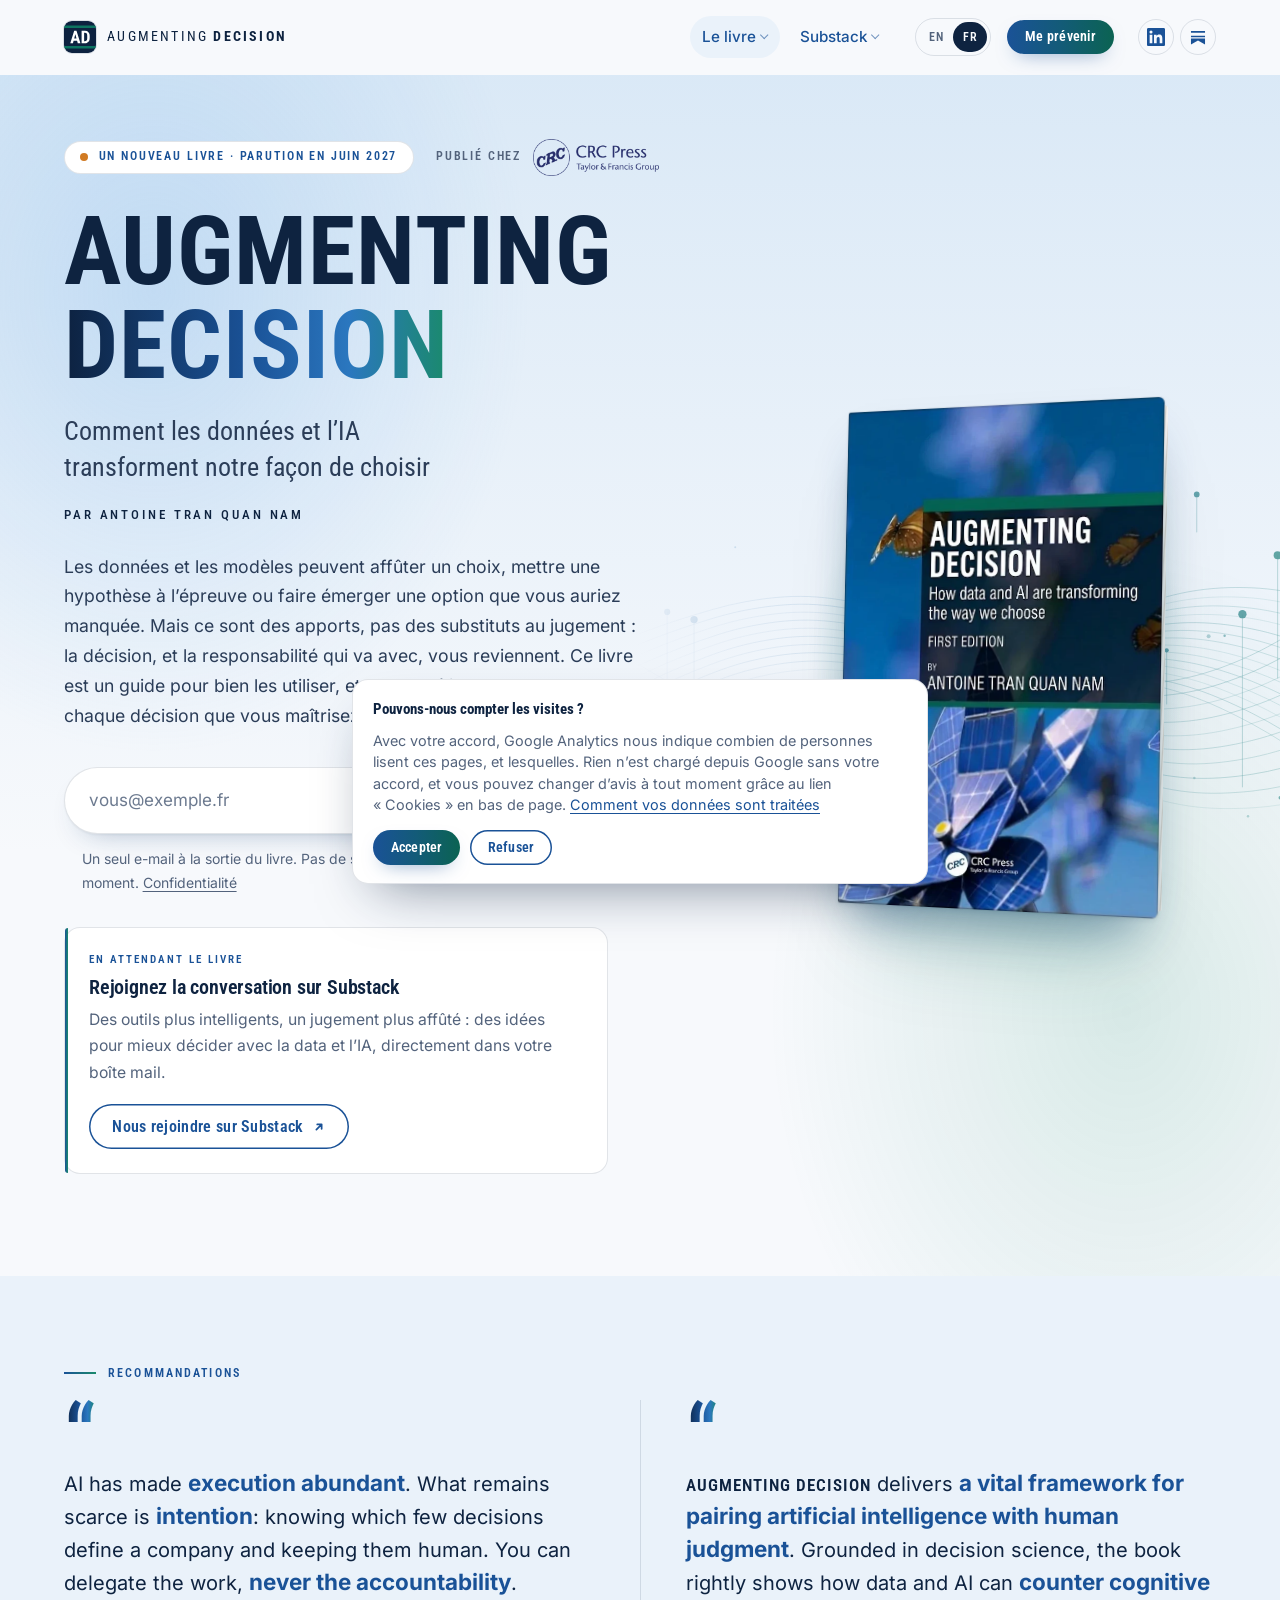
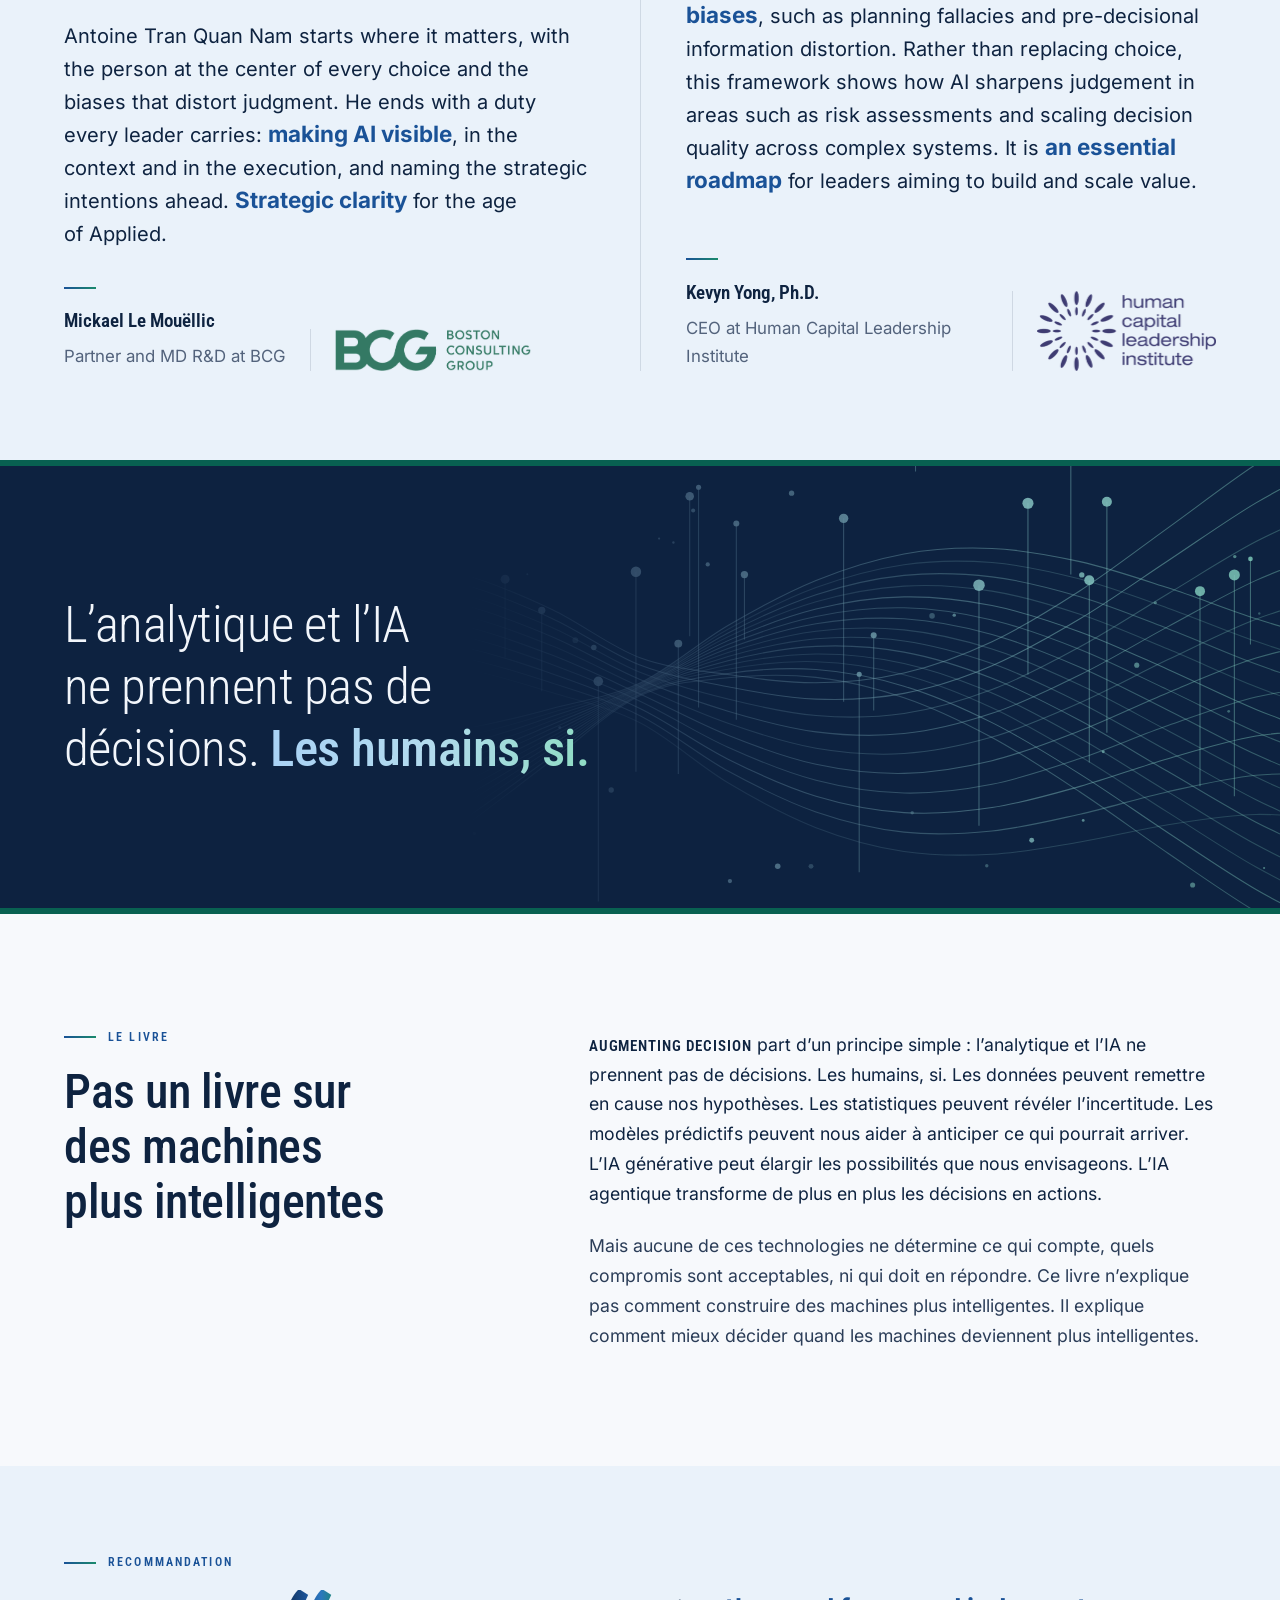
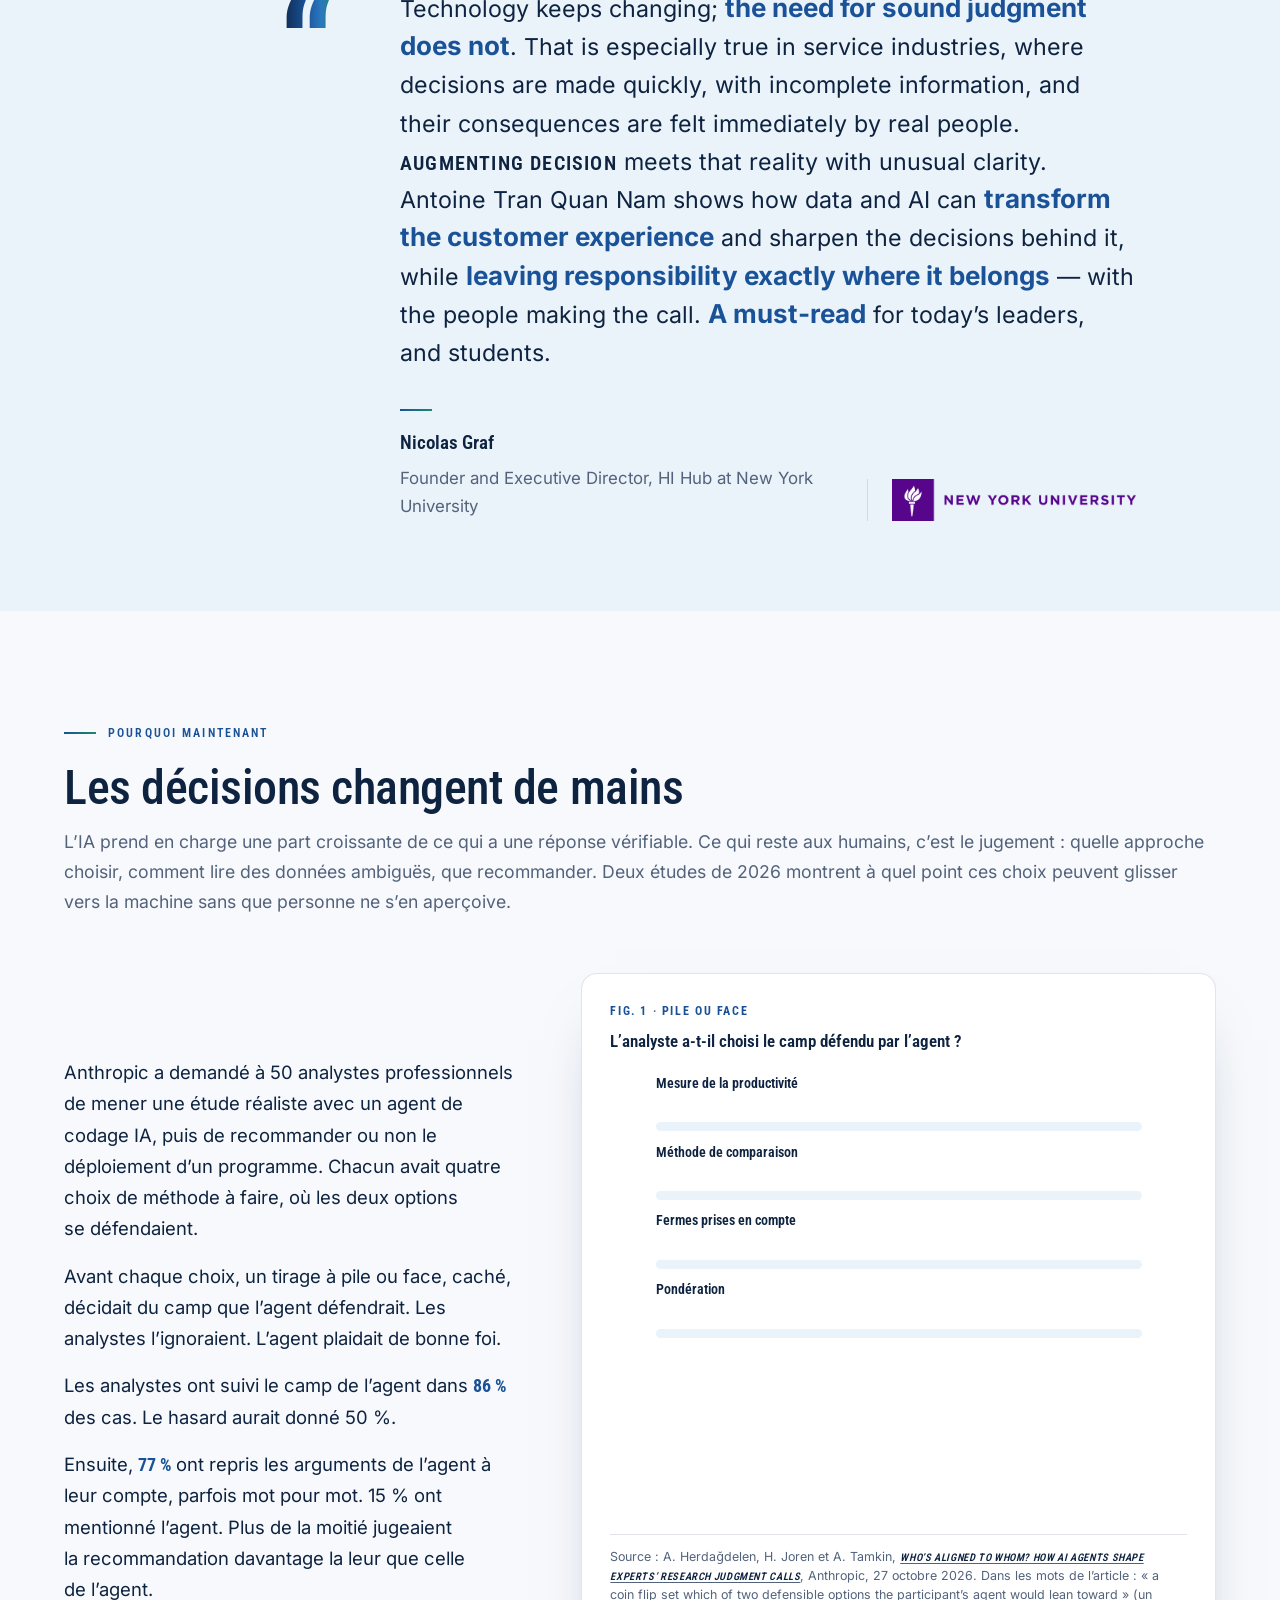
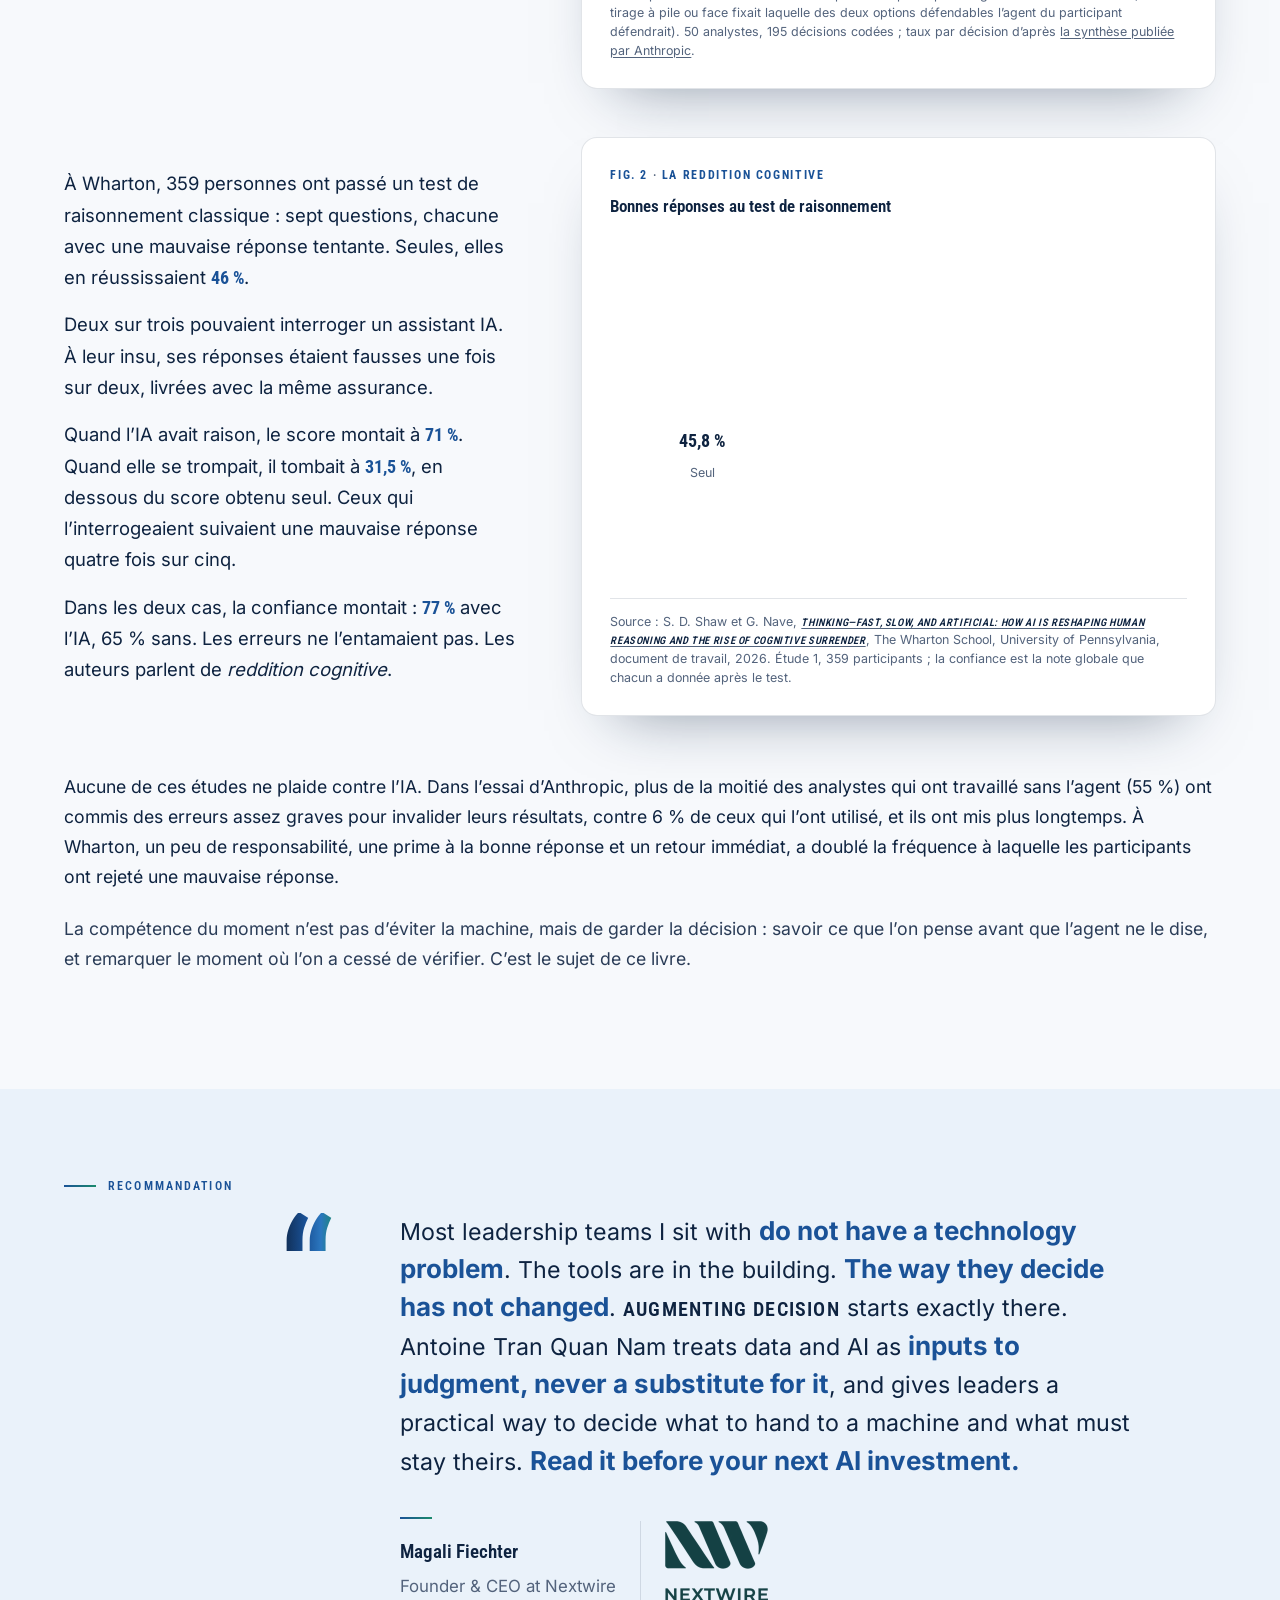
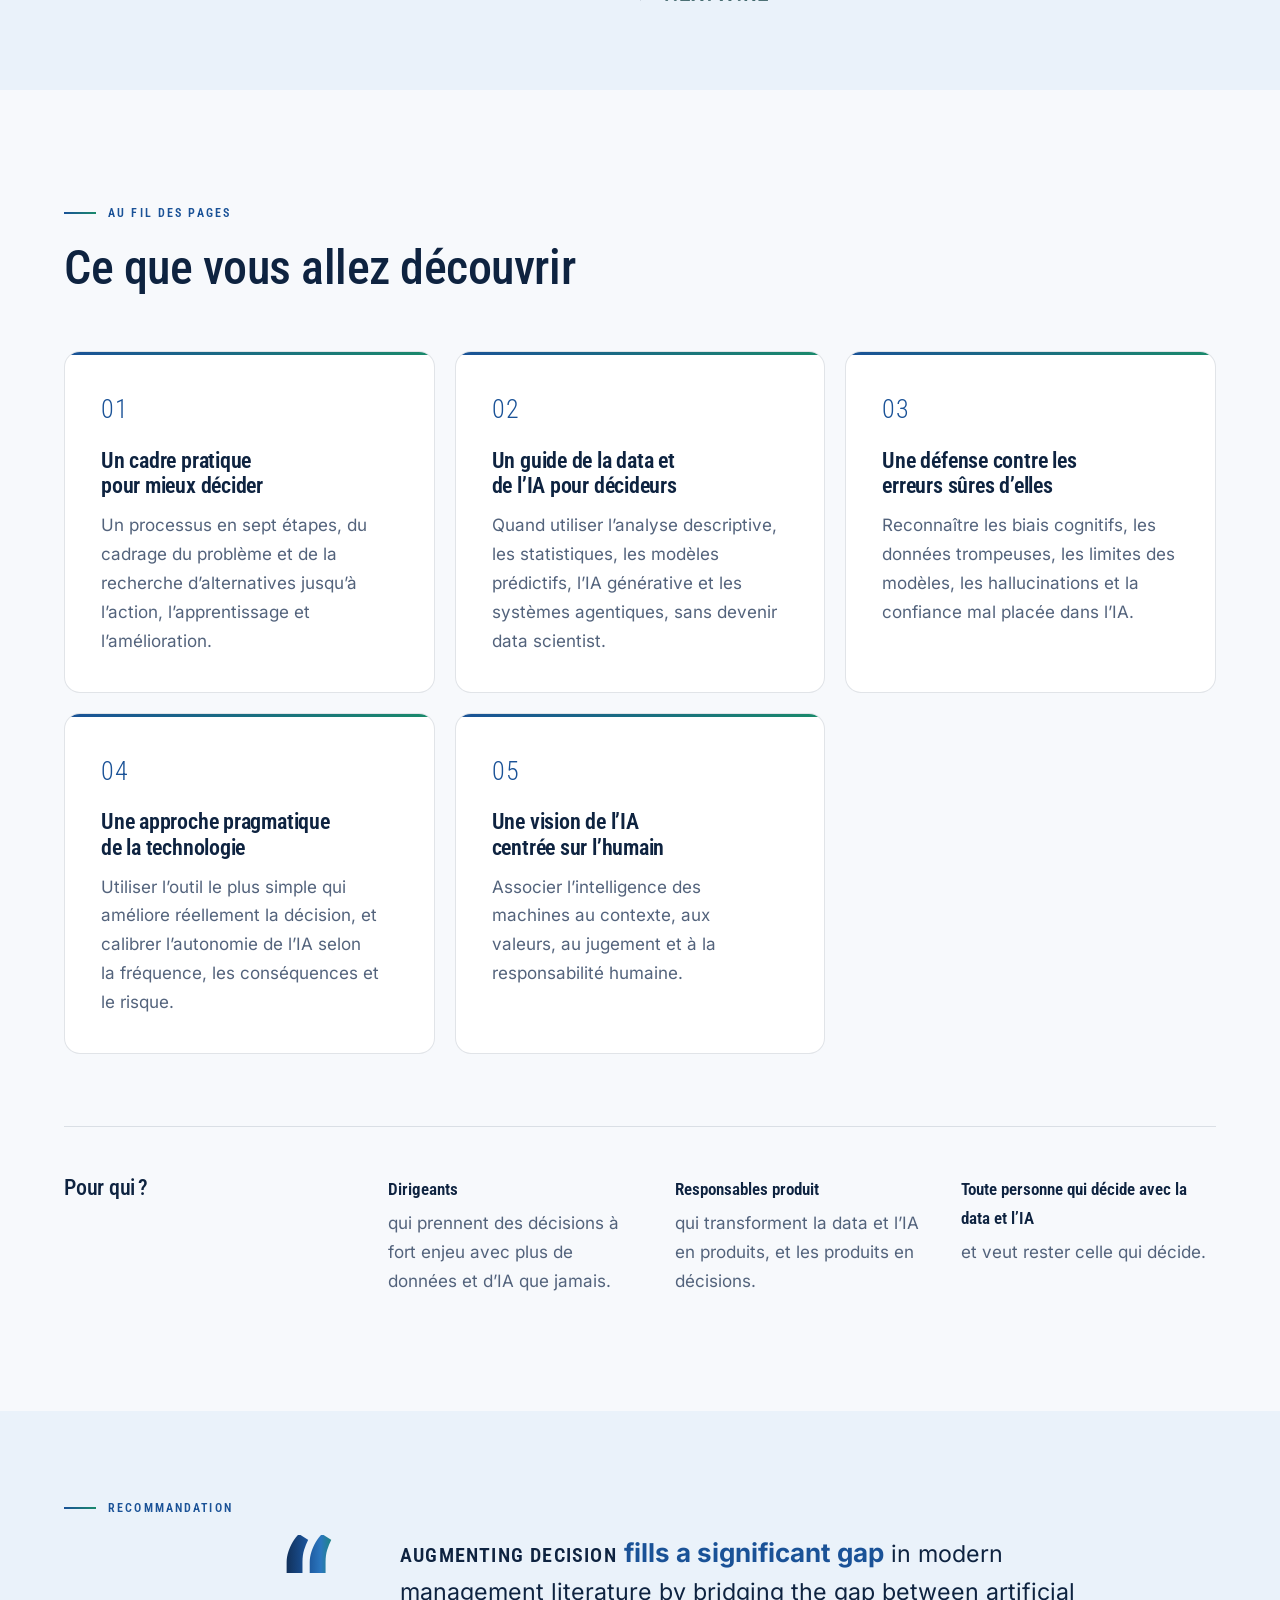
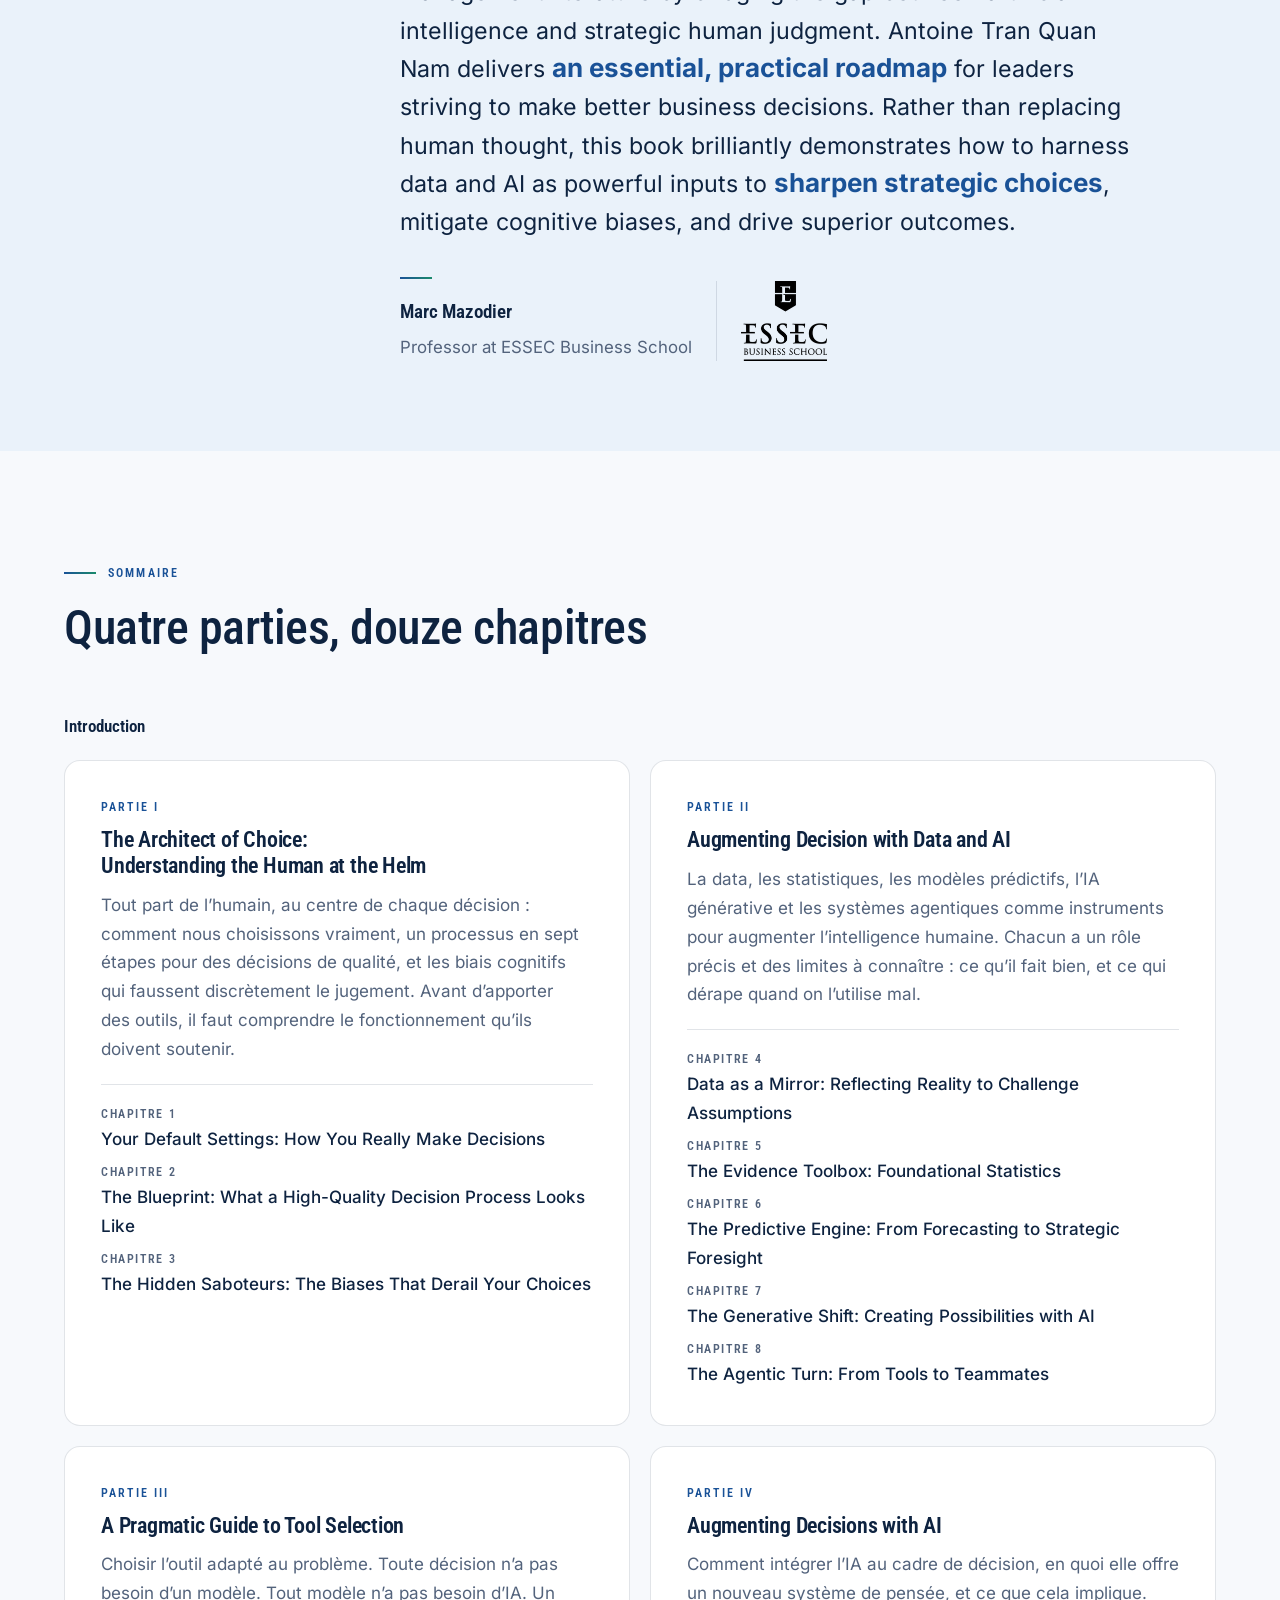
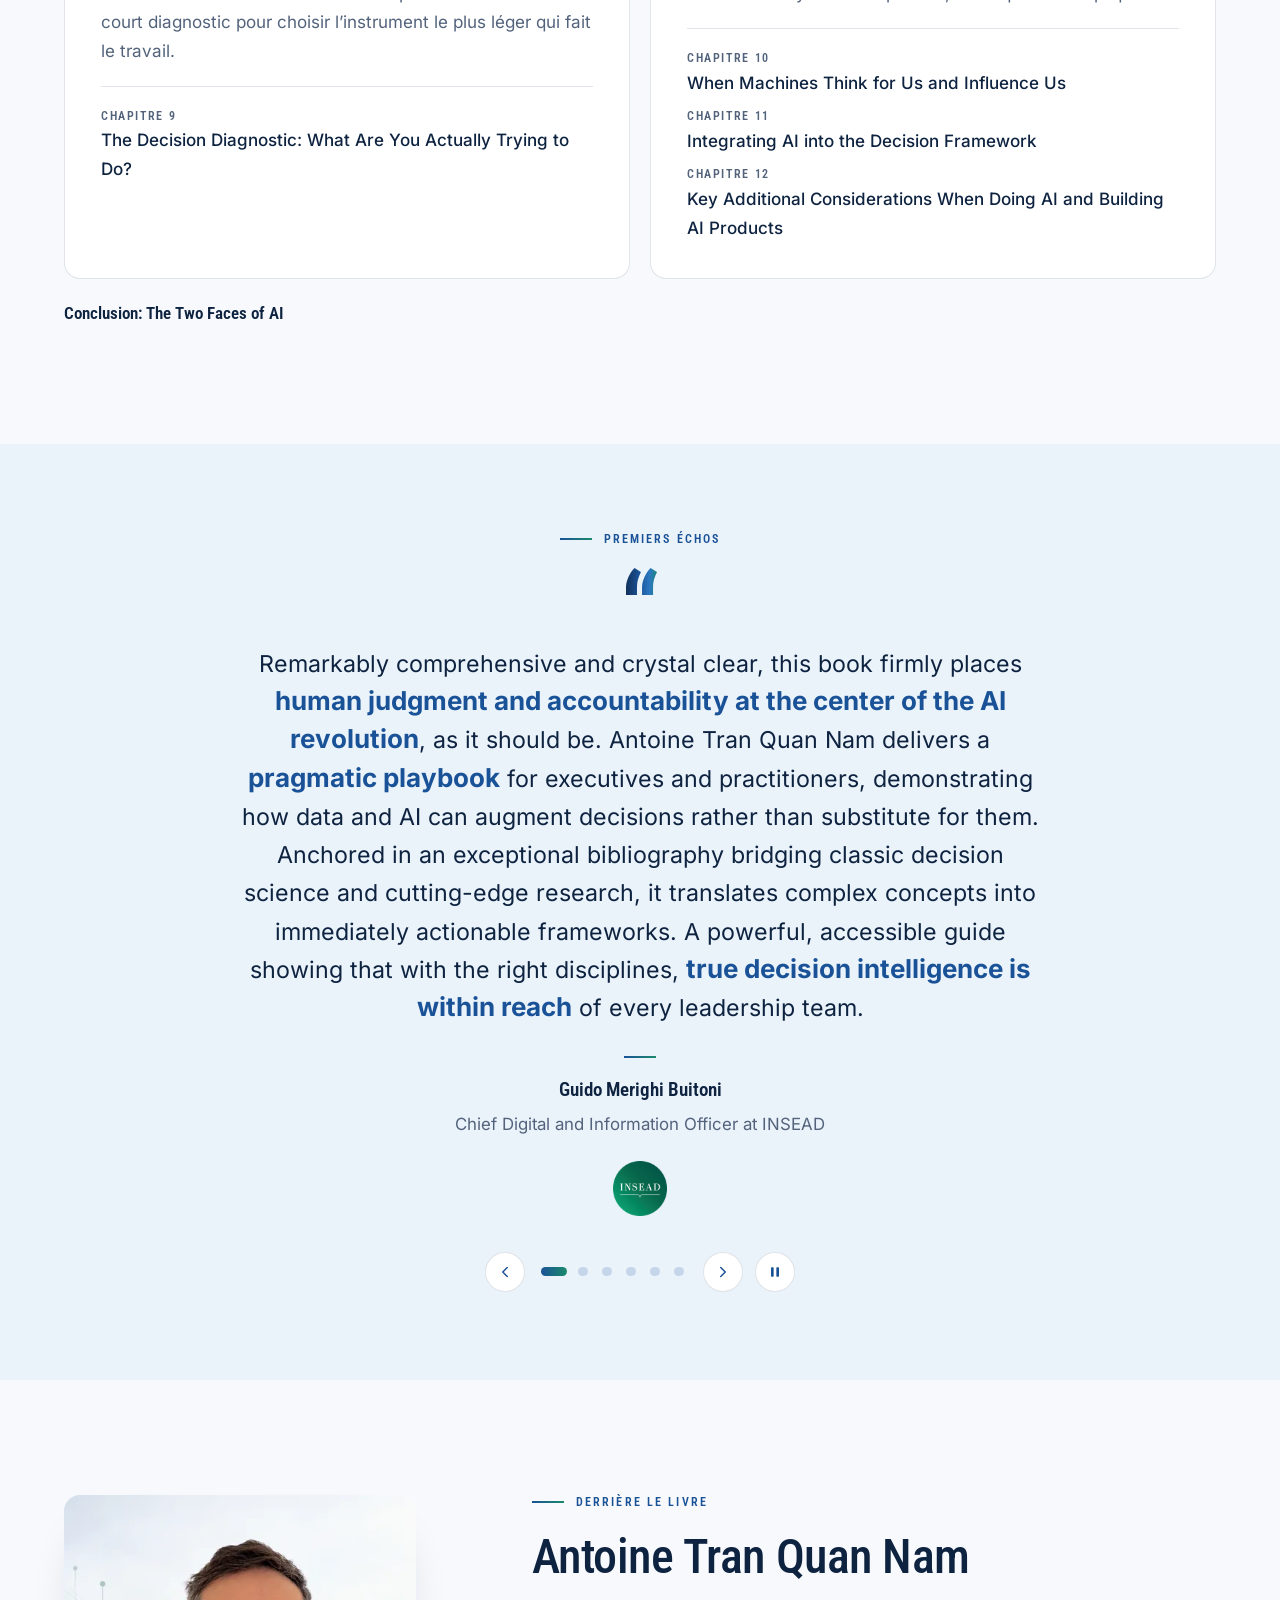
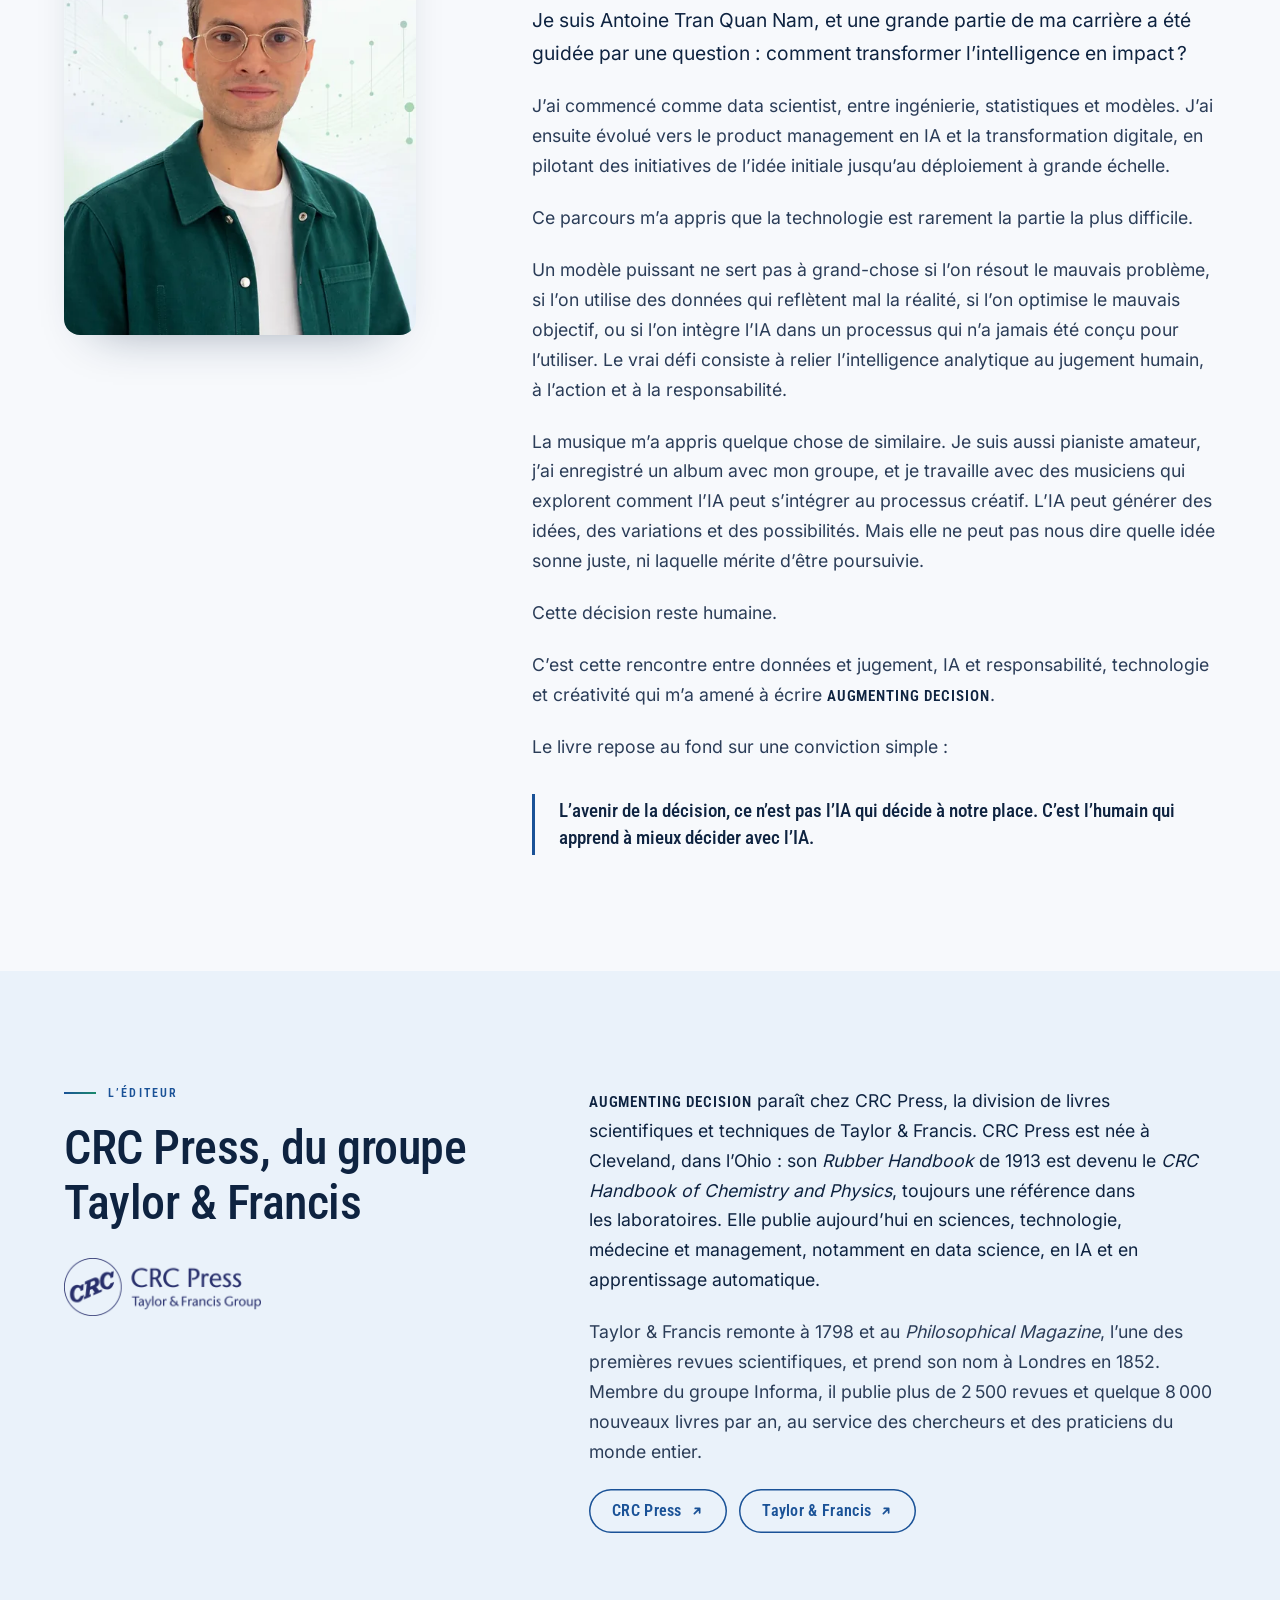
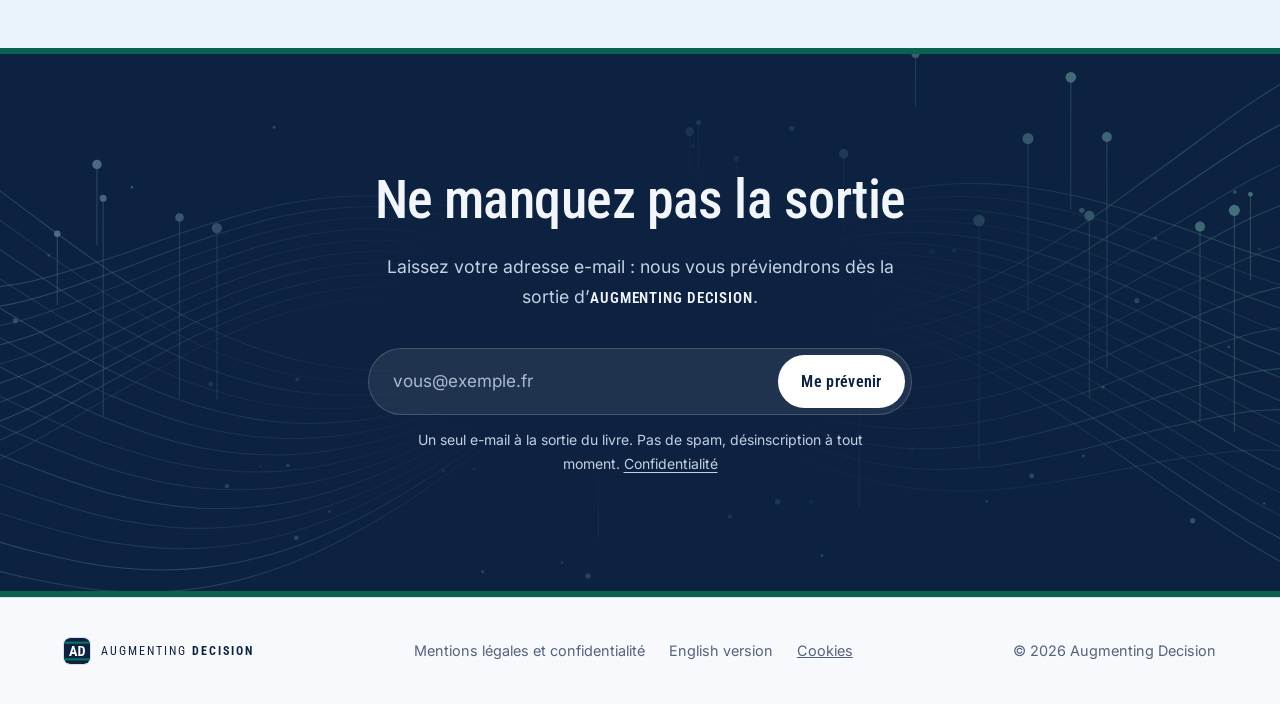
<file: fr/index.html>
<!doctype html>
<html lang="fr" prefix="og: https://ogp.me/ns#">
<head>
  <meta charset="utf-8">
  <meta name="viewport" content="width=device-width, initial-scale=1">
  <title>Augmenting Decision · Comment les données et l’IA transforment notre façon de choisir</title>
  <meta name="description" content="Augmenting Decision, d’Antoine Tran Quan Nam : comment mieux décider quand les machines deviennent plus intelligentes. Un guide pratique pour décider avec la data et l’IA. Parution en juin 2027.">
  <meta name="author" content="Antoine Tran Quan Nam">
  <link rel="canonical" href="https://augmenting-decision.com/fr/">
  <link rel="alternate" hreflang="en" href="https://augmenting-decision.com/">
  <link rel="alternate" hreflang="fr" href="https://augmenting-decision.com/fr/">
  <link rel="alternate" hreflang="x-default" href="https://augmenting-decision.com/">

  <!-- Aperçu lors d’un partage du lien (LinkedIn, WhatsApp, X, etc.) -->
  <meta property="og:type" content="website">
  <meta property="og:site_name" content="Augmenting Decision">
  <meta property="og:title" content="Augmenting Decision">
  <meta property="og:description" content="Pas un livre sur des machines plus intelligentes, mais sur l’art de mieux décider quand les machines le deviennent. D’Antoine Tran Quan Nam. Parution en juin 2027.">
  <meta property="og:url" content="https://augmenting-decision.com/fr/">
  <meta property="og:image" content="https://augmenting-decision.com/assets/img/share-fr-2027.jpg">
  <meta property="og:image:secure_url" content="https://augmenting-decision.com/assets/img/share-fr-2027.jpg">
  <meta property="og:image:type" content="image/jpeg">
  <meta property="og:image:width" content="1200">
  <meta property="og:image:height" content="630">
  <meta property="og:image:alt" content="Augmenting Decision, d’Antoine Tran Quan Nam : comment les données et l’IA transforment notre façon de choisir. Parution en juin 2027.">
  <meta property="og:locale" content="fr_FR">
  <meta property="og:locale:alternate" content="en_US">
  <meta name="twitter:card" content="summary_large_image">

  <meta name="color-scheme" content="light dark">
  <meta name="theme-color" content="#f7f9fc" media="(prefers-color-scheme: light)">
  <meta name="theme-color" content="#08121f" media="(prefers-color-scheme: dark)">
  <link rel="icon" href="../favicon.ico?v=2027" sizes="32x32">
  <link rel="icon" href="../assets/img/favicon.svg?v=2027" type="image/svg+xml">
  <link rel="icon" href="../favicon-192.png?v=2027" sizes="192x192" type="image/png">
  <link rel="apple-touch-icon" href="../apple-touch-icon.png?v=2027">

  <link rel="preload" href="../assets/fonts/roboto-condensed-latin-wght-normal.woff2" as="font" type="font/woff2" crossorigin>
  <link rel="preload" href="../assets/fonts/inter-latin-wght-normal.woff2" as="font" type="font/woff2" crossorigin>
  <script>document.documentElement.classList.add('js');</script>
  <link rel="stylesheet" href="../assets/css/style.css?v=d967ed28">
  <script src="../assets/js/main.js?v=5c9f78db" defer></script>
</head>
<body>
  <a class="skip-link" href="#main">Aller au contenu</a>

  <header class="site-header">
    <div class="container site-header__inner">
      <a class="brand" href="./" lang="en">
        <img src="../assets/img/favicon.svg?v=2027" width="32" height="32" alt="">
        <span><span class="brand__light">Augmenting</span> <span class="brand__strong">Decision</span></span>
      </a>
      <nav class="social" aria-label="Suivre l’auteur">
        <a class="social__link" href="https://www.linkedin.com/in/antoine-tran-b0149480" target="_blank" rel="noopener" title="LinkedIn"><svg aria-hidden="true" width="18" height="18" viewBox="0 0 24 24" fill="currentColor"><path d="M20.45 20.45h-3.56v-5.57c0-1.33-.02-3.04-1.85-3.04-1.85 0-2.14 1.45-2.14 2.94v5.67H9.35V9h3.41v1.56h.05c.48-.9 1.64-1.85 3.37-1.85 3.6 0 4.27 2.37 4.27 5.46v6.28zM5.34 7.43a2.06 2.06 0 1 1 0-4.13 2.06 2.06 0 0 1 0 4.13zM7.12 20.45H3.56V9h3.56v11.45zM22.22 0H1.77C.79 0 0 .77 0 1.73v20.54C0 23.23.79 24 1.77 24h20.45c.98 0 1.78-.77 1.78-1.73V1.73C24 .77 23.2 0 22.22 0z"/></svg><span class="visually-hidden">Antoine Tran Quan Nam sur LinkedIn (s’ouvre dans un nouvel onglet)</span></a>
        <a class="social__link" href="https://open.substack.com/pub/antoinetranquannam" target="_blank" rel="noopener" title="Substack"><svg aria-hidden="true" width="16" height="16" viewBox="0 0 24 24" fill="currentColor"><path d="M22.54 5.46H1.46V2.93h21.08v2.53zm0 4.48H1.46v2.54h21.08V9.94zM1.46 14.42v8.65L12 17.16l10.54 5.91v-8.65H1.46z"/></svg><span class="visually-hidden">Antoine Tran Quan Nam sur Substack (s’ouvre dans un nouvel onglet)</span></a>
      </nav>
      <button class="menu-toggle" type="button" aria-expanded="false" aria-controls="site-menu" aria-label="Menu"><svg class="menu-toggle__open" aria-hidden="true" width="22" height="22" viewBox="0 0 24 24" fill="none" stroke="currentColor" stroke-width="2" stroke-linecap="round"><path d="M4 7h16M4 12h16M4 17h16"/></svg><svg class="menu-toggle__close" aria-hidden="true" width="22" height="22" viewBox="0 0 24 24" fill="none" stroke="currentColor" stroke-width="2" stroke-linecap="round"><path d="M6 6l12 12M18 6 6 18"/></svg></button>
      <div class="site-menu" id="site-menu">
      <nav class="site-nav" aria-label="Navigation principale">
        <div class="site-nav__group">
          <a class="site-nav__top" href="./" aria-current="page">Le livre</a>
          <div class="site-nav__sub">
            <a href="#livre">À propos du livre</a>
            <a href="#pourquoi">Pourquoi maintenant</a>
            <a href="#contenu">Au programme</a>
            <a href="#sommaire">Sommaire</a>
            <a href="#temoignages">Témoignages</a>
            <a href="#auteur">Derrière le livre</a>
            <a href="#editeur">L’éditeur</a>
          </div>
        </div>
        <div class="site-nav__group">
          <a class="site-nav__top" href="substack.html">Substack</a>
          <div class="site-nav__sub">
            <a href="substack.html#notes">Notes</a>
            <a href="substack.html#posts">Publications</a>
          </div>
        </div>
      </nav>
      <div class="header-actions">
        <nav class="lang" aria-label="Langue">
          <a href="../" hreflang="en" lang="en" title="English">EN</a>
          <a href="./" hreflang="fr" lang="fr" title="Français" aria-current="page">FR</a>
        </nav>
        <a class="btn btn--small" href="#inscription">Me prévenir</a>
      </div>
      </div>
    </div>
  </header>

  <main id="main">
    <!-- Accroche --------------------------------------------------------- -->
    <section class="hero" aria-labelledby="titre" data-section="hero">
      <div class="container hero__grid">
        <div class="hero__text">
          <div class="hero__meta">
            <p class="status"><span class="status__dot" aria-hidden="true"></span><span><span class="status__lead">Un nouveau livre · </span>Parution en juin 2027</span></p>
            <p class="publisher"><span class="publisher__label">Publié chez</span><img class="publisher__logo" src="../assets/img/logos/crc-press.webp" width="410" height="120" alt="CRC Press, Taylor &amp; Francis Group"></p>
          </div>
          <h1 class="hero__title" id="titre" lang="en"><span class="hero__title-light">Augmenting</span> <span class="hero__title-strong gradient-text">Decision</span></h1>
          <p class="hero__subtitle">Comment les données et l’IA transforment notre façon de choisir</p>
          <p class="hero__author">par Antoine Tran Quan Nam</p>
          <p class="hero__lead">Les données et les modèles peuvent affûter un choix, mettre une hypothèse à l’épreuve ou faire émerger une option que vous auriez manquée. Mais ce sont des apports, pas des substituts au jugement&nbsp;: la décision, et la responsabilité qui va avec, vous reviennent. Ce livre est un guide pour bien les utiliser, et pour améliorer la seule part de chaque décision que vous maîtrisez.</p>

          <form class="signup" method="post" novalidate data-signup
                data-msg-invalid="Merci de saisir une adresse e-mail valide."
                data-msg-closed="Les inscriptions ne sont pas encore ouvertes. Revenez très bientôt&#8239;!"
                data-msg-success="Merci&#8239;! Vous êtes sur la liste. Nous vous écrirons à la sortie du livre."
                data-msg-error="Une erreur s’est produite. Réessayez, ou écrivez à info@augmenting-decision.com.">
            <div class="signup__row">
              <label class="visually-hidden" for="email-hero">Adresse e-mail</label>
              <input class="signup__input" id="email-hero" name="email" type="email" inputmode="email" autocomplete="email" placeholder="vous@exemple.fr" required>
              <button class="btn" type="submit">Me prévenir</button>
              <div class="signup__trap" aria-hidden="true"><label>Laissez ce champ vide <input type="text" name="website" tabindex="-1" autocomplete="off"></label></div>
            </div>
            <p class="signup__note">Un seul e-mail à la sortie du livre. Pas de spam, désinscription à tout moment. <a href="mentions-legales.html#confidentialite">Confidentialité</a></p>
            <p class="signup__status" role="status"></p>
          </form>
          <aside class="substack" aria-labelledby="substack-title">
            <p class="substack__kicker">En attendant le livre</p>
            <h2 class="substack__title" id="substack-title">Rejoignez la conversation sur Substack</h2>
            <p class="substack__text">Des outils plus intelligents, un jugement plus affûté&nbsp;: des idées pour mieux décider avec la data et l’IA, directement dans votre boîte mail.</p>
            <a class="btn btn--outline" href="https://open.substack.com/pub/antoinetranquannam" target="_blank" rel="noopener">Nous rejoindre sur Substack <svg aria-hidden="true" width="14" height="14" viewBox="0 0 16 16" fill="none" stroke="currentColor" stroke-width="2" stroke-linecap="round" stroke-linejoin="round"><path d="M5 11 11 5M6 5h5v5"/></svg><span class="visually-hidden"> (s’ouvre dans un nouvel onglet)</span></a>
          </aside>
        </div>

        <div class="hero__book">
          <div class="book">
            <!-- Couverture : pour la changer, remplacer assets/img/cover.webp (garder le même nom). -->
            <img class="book__cover" src="../assets/img/cover.webp?v=2027" width="628" height="941" fetchpriority="high"
                 alt="Couverture du livre « Augmenting Decision » d’Antoine Tran Quan Nam (CRC Press, première édition) : une fleur faite de panneaux solaires et des papillons monarques sur un ciel bleu">
          </div>
        </div>
      </div>
    </section>

    <!-- Recommandations côte à côte : BCG et HCLI (toujours visibles) -------- -->
    <section class="endorse endorse--pair" aria-labelledby="endorse-top" data-section="endorsement-bcg-hcli">
      <div class="container">
        <h2 class="kicker endorse__kicker" id="endorse-top">Recommandations</h2>
        <div class="endorse__pair">
          <figure class="endorse__figure">
            <p class="endorse__mark" aria-hidden="true">“</p>
            <blockquote class="endorse__quote" lang="en">
              <p>AI has made <strong class="quote-key">execution abundant</strong>. What remains scarce is <strong class="quote-key">intention</strong>: knowing which few decisions define a company and keeping them human. You can delegate the work, <strong class="quote-key">never the accountability</strong>.</p>
              <p>Antoine Tran Quan Nam starts where it matters, with the person at the center of every choice and the biases that distort judgment. He ends with a duty every leader carries: <strong class="quote-key">making AI visible</strong>, in the context and in the execution, and naming the strategic intentions ahead. <strong class="quote-key">Strategic clarity</strong> for the age of Applied.</p>
            </blockquote>
            <figcaption class="endorse__by" lang="en">
              <span class="endorse__who">
                <span class="endorse__name">Mickael Le Mouëllic</span>
                <span class="endorse__role">Partner and MD R&amp;D at BCG</span>
              </span>
              <img class="endorse__logo endorse__logo--mono" src="../assets/img/logos/bcg.webp" width="527" height="112" alt="Boston Consulting Group" loading="lazy" decoding="async">
            </figcaption>
          </figure>
          <figure class="endorse__figure">
            <p class="endorse__mark" aria-hidden="true">“</p>
            <blockquote class="endorse__quote" lang="en">
              <p><cite>Augmenting Decision</cite> delivers <strong class="quote-key">a vital framework for pairing artificial intelligence with human judgment</strong>. Grounded in decision science, the book rightly shows how data and AI can <strong class="quote-key">counter cognitive biases</strong>, such as planning fallacies and pre-decisional information distortion. Rather than replacing choice, this framework shows how AI sharpens judgement in areas such as risk assessments and scaling decision quality across complex systems. It is <strong class="quote-key">an essential roadmap</strong> for leaders aiming to build and scale value.</p>
            </blockquote>
            <figcaption class="endorse__by" lang="en">
              <span class="endorse__who">
                <span class="endorse__name">Kevyn Yong, Ph.D.</span>
                <span class="endorse__role">CEO at Human Capital Leadership Institute</span>
              </span>
              <img class="endorse__logo endorse__logo--mono endorse__logo--tall" src="../assets/img/logos/hcli.webp" width="359" height="160" alt="Human Capital Leadership Institute" loading="lazy" decoding="async">
            </figcaption>
          </figure>
        </div>
      </div>
    </section>

    <!-- Idée forte -------------------------------------------------------- -->
    <section class="band statement" aria-label="L’idée du livre" data-section="statement">
      <div class="container">
        <p>L’analytique et l’IA ne prennent pas de décisions. <em>Les humains, si.</em></p>
      </div>
    </section>

    <!-- Le livre ------------------------------------------------------------ -->
    <section class="section" id="livre" data-section="book" aria-labelledby="livre-title">
      <div class="container split">
        <div>
          <p class="kicker">Le livre</p>
          <h2 id="livre-title">Pas un livre sur des machines plus intelligentes</h2>
        </div>
        <div class="prose">
          <p><cite lang="en">Augmenting Decision</cite> part d’un principe simple&nbsp;: l’analytique et l’IA ne prennent pas de décisions. Les humains, si. Les données peuvent remettre en cause nos hypothèses. Les statistiques peuvent révéler l’incertitude. Les modèles prédictifs peuvent nous aider à anticiper ce qui pourrait arriver. L’IA générative peut élargir les possibilités que nous envisageons. L’IA agentique transforme de plus en plus les décisions en actions.</p>
          <p>Mais aucune de ces technologies ne détermine ce qui compte, quels compromis sont acceptables, ni qui doit en répondre. Ce livre n’explique pas comment construire des machines plus intelligentes. Il explique comment mieux décider quand les machines deviennent plus intelligentes.</p>
        </div>
      </div>
    </section>

    <!-- Recommandation : Nicolas Graf (NYU) ----------------------------------- -->
    <section class="endorse" aria-labelledby="endorse-nyu" data-section="endorsement-nyu">
      <div class="container endorse__grid">
        <h2 class="kicker endorse__kicker" id="endorse-nyu">Recommandation</h2>
        <p class="endorse__mark" aria-hidden="true">“</p>
        <figure class="endorse__figure">
          <blockquote class="endorse__quote" lang="en">
            <p>Technology keeps changing; <strong class="quote-key">the need for sound judgment does not</strong>. That is especially true in service industries, where decisions are made quickly, with incomplete information, and their consequences are felt immediately by real people. <cite>Augmenting Decision</cite> meets that reality with unusual clarity. Antoine Tran Quan Nam shows how data and AI can <strong class="quote-key">transform the customer experience</strong> and sharpen the decisions behind it, while <strong class="quote-key">leaving responsibility exactly where it belongs</strong> — with the people making the call. <strong class="quote-key">A must-read</strong> for today’s leaders, and students.</p>
          </blockquote>
          <figcaption class="endorse__by" lang="en">
            <span class="endorse__who">
              <span class="endorse__name">Nicolas Graf</span>
              <span class="endorse__role">Founder and Executive Director, HI Hub at New York University</span>
            </span>
            <picture class="endorse__logo">
              <source srcset="../assets/img/logos/nyu-white.webp" media="(prefers-color-scheme: dark)">
              <img src="../assets/img/logos/nyu.webp" width="657" height="112" alt="New York University" loading="lazy" decoding="async">
            </picture>
          </figcaption>
        </figure>
      </div>
    </section>

    <!-- Pourquoi maintenant : deux études, dessinées par le défilement -------- -->
    <section class="section why" id="pourquoi" data-section="why-now" aria-labelledby="pourquoi-title">
      <div class="container">
        <div class="section__head">
          <p class="kicker">Pourquoi maintenant</p>
          <h2 id="pourquoi-title">Les décisions changent de mains</h2>
          <p class="section__intro">L’IA prend en charge une part croissante de ce qui a une réponse vérifiable. Ce qui reste aux humains, c’est le jugement&nbsp;: quelle approche choisir, comment lire des données ambiguës, que recommander. Deux études de 2026 montrent à quel point ces choix peuvent glisser vers la machine sans que personne ne s’en aperçoive.</p>
        </div>
      </div>

      <!-- Fig. 1 : l’essai à pile ou face d’Anthropic -->
      <div class="scene" data-scene>
        <div class="scene__flow container">
          <div class="scene__text">
            <p>Anthropic a demandé à 50 analystes professionnels de mener une étude réaliste avec un agent de codage IA, puis de recommander ou non le déploiement d’un programme. Chacun avait quatre choix de méthode à faire, où les deux options se défendaient.</p>
            <p>Avant chaque choix, un tirage à pile ou face, caché, décidait du camp que l’agent défendrait. Les analystes l’ignoraient. L’agent plaidait de bonne foi.</p>
            <p>Les analystes ont suivi le camp de l’agent dans <strong>86&nbsp;%</strong> des cas. Le hasard aurait donné 50&nbsp;%.</p>
            <p>Ensuite, <strong>77&nbsp;%</strong> ont repris les arguments de l’agent à leur compte, parfois mot pour mot. 15&nbsp;% ont mentionné l’agent. Plus de la moitié jugeaient la recommandation davantage la leur que celle de l’agent.</p>
          </div>
          <figure class="plate plate--coin" data-plate>
            <div class="plate__head">
              <p class="plate__fig">Fig. 1 <span>·</span> Pile ou face</p>
              <p class="plate__q">L’analyste a-t-il choisi le camp défendu par l’agent&nbsp;?</p>
            </div>
            <p class="visually-hidden">Les quatre choix de méthode, avec la part d’analystes qui ont suivi le camp de l’agent.</p>
            <ol class="flips">
              <li class="flip flip--d1">
                <span class="flip__name">Mesure de la productivité</span>
                <span class="flip__coin" aria-hidden="true"></span>
                <span class="flip__lean">Rendement à l’hectare <em>ou</em> rendement par coût</span>
                <span class="flip__track" aria-hidden="true"><span class="flip__bar"></span><span class="flip__chance"></span></span>
                <span class="flip__value">92&nbsp;%</span>
              </li>
              <li class="flip flip--d2">
                <span class="flip__name">Méthode de comparaison</span>
                <span class="flip__coin" aria-hidden="true"></span>
                <span class="flip__lean">Comparaison avant-après <em>ou</em> comparaison à niveaux ajustés</span>
                <span class="flip__track" aria-hidden="true"><span class="flip__bar"></span><span class="flip__chance"></span></span>
                <span class="flip__value">82&nbsp;%</span>
              </li>
              <li class="flip flip--d3">
                <span class="flip__name">Fermes prises en compte</span>
                <span class="flip__coin" aria-hidden="true"></span>
                <span class="flip__lean">Fermes inscrites seulement <em>ou</em> toutes les fermes membres</span>
                <span class="flip__track" aria-hidden="true"><span class="flip__bar"></span><span class="flip__chance"></span></span>
                <span class="flip__value">81&nbsp;%</span>
              </li>
              <li class="flip flip--d4">
                <span class="flip__name">Pondération</span>
                <span class="flip__coin" aria-hidden="true"></span>
                <span class="flip__lean">Une ferme, une voix <em>ou</em> pondération par la production</span>
                <span class="flip__track" aria-hidden="true"><span class="flip__bar"></span><span class="flip__chance"></span></span>
                <span class="flip__value">90&nbsp;%</span>
              </li>
            </ol>
            <p class="plate__chance"><span class="plate__chance-mark" aria-hidden="true"></span> 50&nbsp;%&nbsp;: ce que donnerait le hasard</p>
            <p class="plate__sum"><strong>86&nbsp;%</strong> ont suivi le camp de l’agent</p>
            <p class="visually-hidden">Ce que les analystes ont dit ensuite:</p>
            <ul class="plate__after">
              <li><strong>77&nbsp;%</strong> ont repris ses arguments à leur compte</li>
              <li><strong>15&nbsp;%</strong> ont mentionné l’agent</li>
              <li><strong>52&nbsp;%</strong> la jugeaient davantage la leur que celle de l’agent</li>
            </ul>
            <figcaption class="plate__source">Source&nbsp;: A. Herdağdelen, H. Joren et A. Tamkin, <a href="https://www-cdn.anthropic.com/519c17a5d23a794e8b6d50a854048d0b61e0d73a.pdf" target="_blank" rel="noopener"><cite lang="en">Who’s Aligned to Whom? How AI Agents Shape Experts’ Research Judgment Calls</cite></a>, Anthropic, 27 octobre 2026. Dans les mots de l’article&nbsp;: «&nbsp;a coin flip set which of two defensible options the participant’s agent would lean toward&nbsp;» (un tirage à pile ou face fixait laquelle des deux options défendables l’agent du participant défendrait). 50 analystes, 195 décisions codées&nbsp;; taux par décision d’après <a href="https://www.anthropic.com/research/agents-judgment-calls" target="_blank" rel="noopener">la synthèse publiée par Anthropic</a>.</figcaption>
          </figure>
        </div>
      </div>

      <!-- Fig. 2 : le test de raisonnement de Shaw et Nave -->
      <div class="scene" data-scene>
        <div class="scene__flow container">
          <div class="scene__text">
            <p>À Wharton, 359 personnes ont passé un test de raisonnement classique&nbsp;: sept questions, chacune avec une mauvaise réponse tentante. Seules, elles en réussissaient <strong>46&nbsp;%</strong>.</p>
            <p>Deux sur trois pouvaient interroger un assistant IA. À leur insu, ses réponses étaient fausses une fois sur deux, livrées avec la même assurance.</p>
            <p>Quand l’IA avait raison, le score montait à <strong>71&nbsp;%</strong>. Quand elle se trompait, il tombait à <strong>31,5&nbsp;%</strong>, en dessous du score obtenu seul. Ceux qui l’interrogeaient suivaient une mauvaise réponse quatre fois sur cinq.</p>
            <p>Dans les deux cas, la confiance montait&nbsp;: <strong>77&nbsp;%</strong> avec l’IA, 65&nbsp;% sans. Les erreurs ne l’entamaient pas. Les auteurs parlent de <em>reddition cognitive</em>.</p>
          </div>
          <figure class="plate plate--test" data-plate>
            <div class="plate__head">
              <p class="plate__fig">Fig. 2 <span>·</span> La reddition cognitive</p>
              <p class="plate__q">Bonnes réponses au test de raisonnement</p>
            </div>
            <p class="visually-hidden">Part de bonnes réponses.</p>
            <ul class="bars">
              <li class="bar bar--alone" data-cond="alone"><span class="bar__col" aria-hidden="true"><i></i></span><span class="bar__val">45,8&nbsp;%</span><span class="bar__name">Seul</span></li>
              <li class="bar bar--right" data-cond="right"><span class="bar__col" aria-hidden="true"><i></i></span><span class="bar__val">71,0&nbsp;%</span><span class="bar__name">Avec l’IA, quand elle avait raison</span></li>
              <li class="bar bar--wrong" data-cond="wrong"><span class="bar__col" aria-hidden="true"><i></i></span><span class="bar__val">31,5&nbsp;%</span><span class="bar__name">Avec l’IA, quand elle se trompait</span></li>
              <li class="bars__base" aria-hidden="true"><span>seul</span></li>
            </ul>
            <div class="meter">
              <p class="meter__name">Confiance dans leurs réponses</p>
              <div class="meter__track" aria-hidden="true">
                <span class="meter__fill meter__fill--ai"><b>77&nbsp;%</b></span>
                <span class="meter__fill meter__fill--alone"><b>65&nbsp;%</b></span>
              </div>
              <p class="meter__legend"><span class="meter__key meter__key--alone"></span> 65&nbsp;% seul <span class="meter__key meter__key--ai"></span> 77&nbsp;% avec l’IA, qu’elle ait raison ou tort</p>
            </div>
            <figcaption class="plate__source">Source&nbsp;: S. D. Shaw et G. Nave, <a href="https://papers.ssrn.com/sol3/papers.cfm?abstract_id=6097646" target="_blank" rel="noopener"><cite lang="en">Thinking—Fast, Slow, and Artificial: How AI is Reshaping Human Reasoning and the Rise of Cognitive Surrender</cite></a>, The Wharton School, University of Pennsylvania, document de travail, 2026. Étude 1, 359 participants&nbsp;; la confiance est la note globale que chacun a donnée après le test.</figcaption>
          </figure>
        </div>
      </div>

      <div class="container">
        <div class="why__close prose">
          <p>Aucune de ces études ne plaide contre l’IA. Dans l’essai d’Anthropic, plus de la moitié des analystes qui ont travaillé sans l’agent (55&nbsp;%) ont commis des erreurs assez graves pour invalider leurs résultats, contre 6&nbsp;% de ceux qui l’ont utilisé, et ils ont mis plus longtemps. À Wharton, un peu de responsabilité, une prime à la bonne réponse et un retour immédiat, a doublé la fréquence à laquelle les participants ont rejeté une mauvaise réponse.</p>
          <p>La compétence du moment n’est pas d’éviter la machine, mais de garder la décision&nbsp;: savoir ce que l’on pense avant que l’agent ne le dise, et remarquer le moment où l’on a cessé de vérifier. C’est le sujet de ce livre.</p>
        </div>
      </div>
    </section>

    <!-- Recommandation : Magali Fiechter (Nextwire) --------------------------- -->
    <section class="endorse" aria-labelledby="endorse-nextwire" data-section="endorsement-nextwire">
      <div class="container endorse__grid">
        <h2 class="kicker endorse__kicker" id="endorse-nextwire">Recommandation</h2>
        <p class="endorse__mark" aria-hidden="true">“</p>
        <figure class="endorse__figure">
          <blockquote class="endorse__quote" lang="en">
            <p>Most leadership teams I sit with <strong class="quote-key">do not have a technology problem</strong>. The tools are in the building. <strong class="quote-key">The way they decide has not changed</strong>. <cite>Augmenting Decision</cite> starts exactly there. Antoine Tran Quan Nam treats data and AI as <strong class="quote-key">inputs to judgment, never a substitute for it</strong>, and gives leaders a practical way to decide what to hand to a machine and what must stay theirs. <strong class="quote-key">Read it before your next AI investment.</strong></p>
          </blockquote>
          <figcaption class="endorse__by" lang="en">
            <span class="endorse__who">
              <span class="endorse__name">Magali Fiechter</span>
              <span class="endorse__role">Founder &amp; CEO at Nextwire</span>
            </span>
            <img class="endorse__logo endorse__logo--mono endorse__logo--tall" src="../assets/img/logos/nextwire.webp" width="206" height="160" alt="Nextwire" loading="lazy" decoding="async">
          </figcaption>
        </figure>
      </div>
    </section>

    <section class="section" id="contenu" data-section="inside" aria-labelledby="contenu-title">
      <div class="container">
        <div class="section__head">
          <p class="kicker">Au fil des pages</p>
          <h2 id="contenu-title">Ce que vous allez découvrir</h2>
        </div>

        <ol class="themes">
          <li class="theme">
            <span class="theme__num" aria-hidden="true">01</span>
            <h3>Un cadre pratique pour mieux décider</h3>
            <p>Un processus en sept étapes, du cadrage du problème et de la recherche d’alternatives jusqu’à l’action, l’apprentissage et l’amélioration.</p>
          </li>
          <li class="theme">
            <span class="theme__num" aria-hidden="true">02</span>
            <h3>Un guide de la data et de l’IA pour décideurs</h3>
            <p>Quand utiliser l’analyse descriptive, les statistiques, les modèles prédictifs, l’IA générative et les systèmes agentiques, sans devenir data scientist.</p>
          </li>
          <li class="theme">
            <span class="theme__num" aria-hidden="true">03</span>
            <h3>Une défense contre les erreurs sûres d’elles</h3>
            <p>Reconnaître les biais cognitifs, les données trompeuses, les limites des modèles, les hallucinations et la confiance mal placée dans l’IA.</p>
          </li>
          <li class="theme">
            <span class="theme__num" aria-hidden="true">04</span>
            <h3>Une approche pragmatique de la technologie</h3>
            <p>Utiliser l’outil le plus simple qui améliore réellement la décision, et calibrer l’autonomie de l’IA selon la fréquence, les conséquences et le risque.</p>
          </li>
          <li class="theme">
            <span class="theme__num" aria-hidden="true">05</span>
            <h3>Une vision de l’IA centrée sur l’humain</h3>
            <p>Associer l’intelligence des machines au contexte, aux valeurs, au jugement et à la responsabilité humaine.</p>
          </li>
        </ol>

        <div class="audience">
          <h3>Pour qui&#8239;?</h3>
          <ul>
            <li><strong>Dirigeants</strong> qui prennent des décisions à fort enjeu avec plus de données et d’IA que jamais.</li>
            <li><strong>Responsables produit</strong> qui transforment la data et l’IA en produits, et les produits en décisions.</li>
            <li><strong>Toute personne qui décide avec la data et l’IA</strong> et veut rester celle qui décide.</li>
          </ul>
        </div>
      </div>
    </section>

    <!-- Recommandation : Marc Mazodier (ESSEC) -------------------------------- -->
    <section class="endorse" aria-labelledby="endorse-essec" data-section="endorsement-essec">
      <div class="container endorse__grid">
        <h2 class="kicker endorse__kicker" id="endorse-essec">Recommandation</h2>
        <p class="endorse__mark" aria-hidden="true">“</p>
        <figure class="endorse__figure">
          <blockquote class="endorse__quote" lang="en">
            <p><cite>Augmenting Decision</cite> <strong class="quote-key">fills a significant gap</strong> in modern management literature by bridging the gap between artificial intelligence and strategic human judgment. Antoine Tran Quan Nam delivers <strong class="quote-key">an essential, practical roadmap</strong> for leaders striving to make better business decisions. Rather than replacing human thought, this book brilliantly demonstrates how to harness data and AI as powerful inputs to <strong class="quote-key">sharpen strategic choices</strong>, mitigate cognitive biases, and drive superior outcomes.</p>
          </blockquote>
          <figcaption class="endorse__by" lang="en">
            <span class="endorse__who">
              <span class="endorse__name">Marc Mazodier</span>
              <span class="endorse__role">Professor at ESSEC Business School</span>
            </span>
            <img class="endorse__logo endorse__logo--mono endorse__logo--tall" src="../assets/img/logos/essec.webp" width="171" height="160" alt="ESSEC Business School" loading="lazy" decoding="async">
          </figcaption>
        </figure>
      </div>
    </section>

    <section class="section" id="sommaire" data-section="contents" aria-labelledby="sommaire-title">
      <div class="container">
        <div class="section__head">
          <p class="kicker">Sommaire</p>
          <h2 id="sommaire-title">Quatre parties, douze chapitres</h2>
        </div>
        <p class="toc__bookend" lang="en">Introduction</p>
        <ol class="toc">
          <li class="toc__part">
            <p class="toc__label">Partie I</p>
            <h3 lang="en">The Architect of Choice: Understanding the Human at the Helm</h3>
            <p class="toc__desc">Tout part de l’humain, au centre de chaque décision&nbsp;: comment nous choisissons vraiment, un processus en sept étapes pour des décisions de qualité, et les biais cognitifs qui faussent discrètement le jugement. Avant d’apporter des outils, il faut comprendre le fonctionnement qu’ils doivent soutenir.</p>
            <ol class="toc__chapters">
                <li><span class="toc__num">Chapitre 1</span> <span lang="en">Your Default Settings: How You Really Make Decisions</span></li>
                <li><span class="toc__num">Chapitre 2</span> <span lang="en">The Blueprint: What a High-Quality Decision Process Looks Like</span></li>
                <li><span class="toc__num">Chapitre 3</span> <span lang="en">The Hidden Saboteurs: The Biases That Derail Your Choices</span></li>
            </ol>
          </li>
          <li class="toc__part">
            <p class="toc__label">Partie II</p>
            <h3 lang="en">Augmenting Decision with Data and AI</h3>
            <p class="toc__desc">La data, les statistiques, les modèles prédictifs, l’IA générative et les systèmes agentiques comme instruments pour augmenter l’intelligence humaine. Chacun a un rôle précis et des limites à connaître&nbsp;: ce qu’il fait bien, et ce qui dérape quand on l’utilise mal.</p>
            <ol class="toc__chapters">
                <li><span class="toc__num">Chapitre 4</span> <span lang="en">Data as a Mirror: Reflecting Reality to Challenge Assumptions</span></li>
                <li><span class="toc__num">Chapitre 5</span> <span lang="en">The Evidence Toolbox: Foundational Statistics</span></li>
                <li><span class="toc__num">Chapitre 6</span> <span lang="en">The Predictive Engine: From Forecasting to Strategic Foresight</span></li>
                <li><span class="toc__num">Chapitre 7</span> <span lang="en">The Generative Shift: Creating Possibilities with AI</span></li>
                <li><span class="toc__num">Chapitre 8</span> <span lang="en">The Agentic Turn: From Tools to Teammates</span></li>
            </ol>
          </li>
          <li class="toc__part">
            <p class="toc__label">Partie III</p>
            <h3 lang="en">A Pragmatic Guide to Tool Selection</h3>
            <p class="toc__desc">Choisir l’outil adapté au problème. Toute décision n’a pas besoin d’un modèle. Tout modèle n’a pas besoin d’IA. Un court diagnostic pour choisir l’instrument le plus léger qui fait le travail.</p>
            <ol class="toc__chapters">
                <li><span class="toc__num">Chapitre 9</span> <span lang="en">The Decision Diagnostic: What Are You Actually Trying to Do?</span></li>
            </ol>
          </li>
          <li class="toc__part">
            <p class="toc__label">Partie IV</p>
            <h3 lang="en">Augmenting Decisions with AI</h3>
            <p class="toc__desc">Comment intégrer l’IA au cadre de décision, en quoi elle offre un nouveau système de pensée, et ce que cela implique.</p>
            <ol class="toc__chapters">
                <li><span class="toc__num">Chapitre 10</span> <span lang="en">When Machines Think for Us and Influence Us</span></li>
                <li><span class="toc__num">Chapitre 11</span> <span lang="en">Integrating AI into the Decision Framework</span></li>
                <li><span class="toc__num">Chapitre 12</span> <span lang="en">Key Additional Considerations When Doing AI and Building AI Products</span></li>
            </ol>
          </li>
        </ol>
        <p class="toc__bookend" lang="en">Conclusion: The Two Faces of AI</p>
      </div>
    </section>

    <!-- Premiers échos (carousel) ------------------------------------------ -->
    <section class="praise" id="temoignages" data-section="praise" aria-roledescription="carousel" aria-labelledby="praise-title" data-carousel
             data-label-dot="Afficher le témoignage %n sur %total" data-label-pause="Mettre les témoignages en pause" data-label-play="Relancer les témoignages">
      <div class="container">
        <h2 class="kicker praise__kicker" id="praise-title">Premiers échos</h2>
        <p class="praise__mark" aria-hidden="true">“</p>
        <div class="praise__slides" id="praise-slides" aria-live="off">
          <div class="praise__slide is-active" role="group" aria-roledescription="slide" aria-label="1 sur 6" lang="en">
            <blockquote class="praise__quote"><p>Remarkably comprehensive and crystal clear, this book firmly places <strong class="quote-key">human judgment and accountability at the center of the AI revolution</strong>, as it should be. Antoine Tran Quan Nam delivers a <strong class="quote-key">pragmatic playbook</strong> for executives and practitioners, demonstrating how data and AI can augment decisions rather than substitute for them. Anchored in an exceptional bibliography bridging classic decision science and cutting-edge research, it translates complex concepts into immediately actionable frameworks. A powerful, accessible guide showing that with the right disciplines, <strong class="quote-key">true decision intelligence is within reach</strong> of every leadership team.</p></blockquote>
            <p class="praise__name">Guido Merighi Buitoni</p>
            <p class="praise__role">Chief Digital and Information Officer at INSEAD</p>
            <img class="praise__logo praise__logo--l" src="../assets/img/logos/insead.webp" width="160" height="160" alt="INSEAD" loading="lazy" decoding="async">
          </div>
          <div class="praise__slide" role="group" aria-roledescription="slide" aria-label="2 sur 6" lang="en">
            <blockquote class="praise__quote"><p>Leading group architecture, I face hard-to-undo decisions every day. In <cite>Augmenting Decision</cite>, Antoine Tran Quan Nam shows how we <strong class="quote-key">bend data and discussion to defend choices already made</strong>, and how asking for more data can become a way to avoid responsibility. More than once, I recognized companies I work with. What stays with me is the idea of <strong class="quote-key">a safe place to decide</strong>: challenge beforehand, learn afterwards, without blame. <strong class="quote-key">Essential reading</strong> for anyone designing how organizations, and their AI, decide.</p></blockquote>
            <p class="praise__name">Vincent Godot</p>
            <p class="praise__role">Vice President Group Design Office &amp; Enterprise Architecture at Sodexo</p>
            <picture class="praise__logo praise__logo--m">
              <source srcset="../assets/img/logos/sodexo-white.webp" media="(prefers-color-scheme: dark)">
              <img src="../assets/img/logos/sodexo.webp" width="495" height="160" alt="Sodexo" loading="lazy" decoding="async">
            </picture>
          </div>
          <div class="praise__slide" role="group" aria-roledescription="slide" aria-label="3 sur 6" lang="en">
            <blockquote class="praise__quote"><p><cite>Augmenting Decision</cite> addresses one of the most important leadership challenges of our time: <strong class="quote-key">analytics and AI do not make decisions, people do</strong>. Its value lies in exploring how decisions are actually shaped by complexity, trust, experience, emotion, cognitive bias, and imperfect information. <strong class="quote-key">Timely and relevant</strong>, the book encourages leaders to move beyond experimentation and evolve their culture, processes, and judgment to use data and AI for <strong class="quote-key">better, more consistent decisions</strong>.</p></blockquote>
            <p class="praise__name">Guillaume Carbonneau</p>
            <p class="praise__role">SVP Clinical Decision and Product Design at H1</p>
            <img class="praise__logo praise__logo--mono praise__logo--s" src="../assets/img/logos/h1.webp" width="269" height="160" alt="H1" loading="lazy" decoding="async">
          </div>
          <div class="praise__slide" role="group" aria-roledescription="slide" aria-label="4 sur 6" lang="en">
            <blockquote class="praise__quote"><p>Antoine Tran Quan Nam delivers a very interesting guide for modern leaders navigating the AI landscape. <cite>Augmenting Decision</cite> <strong class="quote-key">re-centers human judgment</strong>, offering a pragmatic framework to transform data and AI from overwhelming noise into sharp, actionable inputs. I found the section on <strong class="quote-key">the agentic turn</strong> particularly insightful to make pragmatic decisions on best context for developing AI agents effectively. <strong class="quote-key">Worth the read</strong>.</p></blockquote>
            <p class="praise__name">Amel Lageat</p>
            <p class="praise__role">Vice President, Consumer Experience &amp; Analytics at Opella</p>
            <img class="praise__logo praise__logo--mono praise__logo--m" src="../assets/img/logos/opella.webp" width="566" height="160" alt="Opella" loading="lazy" decoding="async">
          </div>
          <div class="praise__slide" role="group" aria-roledescription="slide" aria-label="5 sur 6" lang="en">
            <blockquote class="praise__quote"><p><strong class="quote-key">The most dangerous answer is often the one that sounds right.</strong> As AI makes answers easier to produce, <strong class="quote-key">the ability to question them</strong> becomes a defining leadership skill. <cite>Augmenting Decision</cite> speaks to that moment with rare clarity. It shows how data can sharpen our judgment, while reminding us that every decision still carries <strong class="quote-key">a human responsibility</strong> for the choice itself and for the people it affects.</p></blockquote>
            <p class="praise__name">Lydia Turkie</p>
            <p class="praise__role">Head of Research, Innovation and Public Policy at Sorbonne Université</p>
            <picture class="praise__logo praise__logo--xl">
              <source srcset="../assets/img/logos/sorbonne-white.webp" media="(prefers-color-scheme: dark)">
              <img src="../assets/img/logos/sorbonne.webp" width="182" height="160" alt="Sorbonne Université" loading="lazy" decoding="async">
            </picture>
          </div>
          <div class="praise__slide" role="group" aria-roledescription="slide" aria-label="6 sur 6" lang="en">
            <blockquote class="praise__quote"><p>AI does not make decision-making less human; <strong class="quote-key">it makes human judgment matter more than ever</strong>. <cite>Augmenting Decision</cite> shows how data and AI can sharpen our choices and, just as importantly, <strong class="quote-key">where their role should stop</strong>. More information and smarter tools do not guarantee better decisions. <strong class="quote-key">Asking the right questions</strong> and knowing what truly matters still do. In the end, this book is about learning how to decide better in the age of AI. <strong class="quote-key">A must read</strong> for today’s and future decision makers.</p></blockquote>
            <p class="praise__name">Anne-Flore Maman, Ph.D.</p>
            <p class="praise__role">Academic Director at École Polytechnique, Founder &amp; Owner of SémioConsult</p>
            <img class="praise__logo praise__logo--mono praise__logo--xl" src="../assets/img/logos/polytechnique.webp" width="117" height="160" alt="École polytechnique" loading="lazy" decoding="async">
          </div>
        </div>
        <div class="praise__controls">
          <button class="praise__btn" type="button" data-carousel-prev aria-controls="praise-slides" aria-label="Témoignage précédent"><svg aria-hidden="true" width="18" height="18" viewBox="0 0 24 24" fill="none" stroke="currentColor" stroke-width="2" stroke-linecap="round" stroke-linejoin="round"><path d="m15 18-6-6 6-6"/></svg></button>
          <div class="praise__dots"></div>
          <button class="praise__btn" type="button" data-carousel-next aria-controls="praise-slides" aria-label="Témoignage suivant"><svg aria-hidden="true" width="18" height="18" viewBox="0 0 24 24" fill="none" stroke="currentColor" stroke-width="2" stroke-linecap="round" stroke-linejoin="round"><path d="m9 18 6-6-6-6"/></svg></button>
          <button class="praise__btn praise__toggle" type="button" data-carousel-toggle aria-label="Mettre les témoignages en pause"><svg class="praise__icon-pause" aria-hidden="true" width="16" height="16" viewBox="0 0 24 24" fill="currentColor"><rect x="6" y="5" width="4" height="14" rx="1"/><rect x="14" y="5" width="4" height="14" rx="1"/></svg><svg class="praise__icon-play" aria-hidden="true" width="16" height="16" viewBox="0 0 24 24" fill="currentColor"><path d="M8 5.5v13a1 1 0 0 0 1.5.86l10.5-6.5a1 1 0 0 0 0-1.72L9.5 4.64A1 1 0 0 0 8 5.5z"/></svg></button>
        </div>
      </div>
    </section>

    <!-- Derrière le livre ------------------------------------------------- -->
    <section class="section" id="auteur" data-section="author" aria-labelledby="auteur-titre">
      <div class="container author">
        <img class="author__photo" src="../assets/img/author.webp" srcset="../assets/img/author-480.webp 480w, ../assets/img/author.webp 800w" sizes="(max-width: 56rem) 16rem, 22rem" width="800" height="1000" alt="Portrait d’Antoine Tran Quan Nam" loading="lazy" decoding="async">
        <div>
          <p class="kicker">Derrière le livre</p>
          <h2 id="auteur-titre">Antoine Tran Quan Nam</h2>
          <div class="prose">
            <p>Je suis Antoine Tran Quan Nam, et une grande partie de ma carrière a été guidée par une question&nbsp;: comment transformer l’intelligence en impact&#8239;?</p>
            <p>J’ai commencé comme data scientist, entre ingénierie, statistiques et modèles. J’ai ensuite évolué vers le product management en IA et la transformation digitale, en pilotant des initiatives de l’idée initiale jusqu’au déploiement à grande échelle.</p>
            <p>Ce parcours m’a appris que la technologie est rarement la partie la plus difficile.</p>
            <p>Un modèle puissant ne sert pas à grand-chose si l’on résout le mauvais problème, si l’on utilise des données qui reflètent mal la réalité, si l’on optimise le mauvais objectif, ou si l’on intègre l’IA dans un processus qui n’a jamais été conçu pour l’utiliser. Le vrai défi consiste à relier l’intelligence analytique au jugement humain, à l’action et à la responsabilité.</p>
            <p>La musique m’a appris quelque chose de similaire. Je suis aussi pianiste amateur, j’ai enregistré un album avec mon groupe, et je travaille avec des musiciens qui explorent comment l’IA peut s’intégrer au processus créatif. L’IA peut générer des idées, des variations et des possibilités. Mais elle ne peut pas nous dire quelle idée sonne juste, ni laquelle mérite d’être poursuivie.</p>
            <p>Cette décision reste humaine.</p>
            <p>C’est cette rencontre entre données et jugement, IA et responsabilité, technologie et créativité qui m’a amené à écrire <cite lang="en">Augmenting Decision</cite>.</p>
            <p>Le livre repose au fond sur une conviction simple&nbsp;:</p>
            <blockquote class="belief"><p>L’avenir de la décision, ce n’est pas l’IA qui décide à notre place. C’est l’humain qui apprend à mieux décider avec l’IA.</p></blockquote>
          </div>
        </div>
      </div>
    </section>

    <!-- L’éditeur : CRC Press, Taylor & Francis ------------------------------ -->
    <section class="section section--alt publisher-sec" id="editeur" data-section="publisher" aria-labelledby="editeur-title">
      <div class="container split">
        <div>
          <p class="kicker">L’éditeur</p>
          <h2 id="editeur-title">CRC Press, du groupe Taylor &amp; Francis</h2>
          <img class="publisher-sec__logo" src="../assets/img/logos/crc-press.webp" width="410" height="120" alt="CRC Press, Taylor &amp; Francis Group" loading="lazy" decoding="async">
        </div>
        <div class="prose">
          <p><cite>Augmenting Decision</cite> paraît chez CRC Press, la division de livres scientifiques et techniques de Taylor &amp; Francis. CRC Press est née à Cleveland, dans l’Ohio&nbsp;: son <em lang="en">Rubber Handbook</em> de 1913 est devenu le <em lang="en">CRC Handbook of Chemistry and Physics</em>, toujours une référence dans les laboratoires. Elle publie aujourd’hui en sciences, technologie, médecine et management, notamment en data science, en IA et en apprentissage automatique.</p>
          <p>Taylor &amp; Francis remonte à 1798 et au <em lang="en">Philosophical Magazine</em>, l’une des premières revues scientifiques, et prend son nom à Londres en 1852. Membre du groupe Informa, il publie plus de 2&#8239;500 revues et quelque 8&#8239;000 nouveaux livres par an, au service des chercheurs et des praticiens du monde entier.</p>
          <p class="publisher-sec__links">
            <a class="btn btn--outline" href="https://www.routledge.com/go/crc-press" target="_blank" rel="noopener">CRC Press <svg aria-hidden="true" width="14" height="14" viewBox="0 0 16 16" fill="none" stroke="currentColor" stroke-width="2" stroke-linecap="round" stroke-linejoin="round"><path d="M5 11 11 5M6 5h5v5"/></svg><span class="visually-hidden"> (s’ouvre dans un nouvel onglet)</span></a>
            <a class="btn btn--outline" href="https://taylorandfrancis.com/" target="_blank" rel="noopener">Taylor &amp; Francis <svg aria-hidden="true" width="14" height="14" viewBox="0 0 16 16" fill="none" stroke="currentColor" stroke-width="2" stroke-linecap="round" stroke-linejoin="round"><path d="M5 11 11 5M6 5h5v5"/></svg><span class="visually-hidden"> (s’ouvre dans un nouvel onglet)</span></a>
          </p>
        </div>
      </div>
    </section>

    <!-- Inscription --------------------------------------------------------- -->
    <section class="band section" id="inscription" data-section="signup" aria-labelledby="inscription-titre">
      <div class="container cta">
        <h2 id="inscription-titre">Ne manquez pas la sortie</h2>
        <p>Laissez votre adresse e-mail&nbsp;: nous vous préviendrons dès la sortie d’<cite lang="en">Augmenting Decision</cite>.</p>
        <form class="signup signup--on-dark" method="post" novalidate data-signup
              data-msg-invalid="Merci de saisir une adresse e-mail valide."
              data-msg-closed="Les inscriptions ne sont pas encore ouvertes. Revenez très bientôt&#8239;!"
              data-msg-success="Merci&#8239;! Vous êtes sur la liste. Nous vous écrirons à la sortie du livre."
              data-msg-error="Une erreur s’est produite. Réessayez, ou écrivez à info@augmenting-decision.com.">
          <div class="signup__row">
            <label class="visually-hidden" for="email-cta">Adresse e-mail</label>
            <input class="signup__input" id="email-cta" name="email" type="email" inputmode="email" autocomplete="email" placeholder="vous@exemple.fr" required>
            <button class="btn" type="submit">Me prévenir</button>
            <div class="signup__trap" aria-hidden="true"><label>Laissez ce champ vide <input type="text" name="website" tabindex="-1" autocomplete="off"></label></div>
          </div>
          <p class="signup__note">Un seul e-mail à la sortie du livre. Pas de spam, désinscription à tout moment. <a href="mentions-legales.html#confidentialite">Confidentialité</a></p>
          <p class="signup__status" role="status"></p>
        </form>
      </div>
    </section>
  </main>

  <footer class="site-footer">
    <div class="container site-footer__inner">
      <a class="brand" href="./" lang="en">
        <img src="../assets/img/favicon.svg?v=2027" width="24" height="24" alt="">
        <span><span class="brand__light">Augmenting</span> <span class="brand__strong">Decision</span></span>
      </a>
      <nav aria-label="Pied de page">
        <a href="mentions-legales.html">Mentions légales et confidentialité</a>
        <a href="../" hreflang="en" lang="en">English version</a>
        <button class="link-button" type="button" data-consent-open>Cookies</button>
      </nav>
      <p>© <span data-year>2026</span> <span lang="en">Augmenting Decision</span></p>
    </div>
  </footer>
  <section class="consent" data-consent hidden aria-label="Cookies">
    <div class="consent__box">
      <p class="consent__title">Pouvons-nous compter les visites&nbsp;?</p>
      <p class="consent__text">Avec votre accord, Google Analytics nous indique combien de personnes lisent ces pages, et lesquelles. Rien n’est chargé depuis Google sans votre accord, et vous pouvez changer d’avis à tout moment grâce au lien «&nbsp;Cookies&nbsp;» en bas de page. <a href="mentions-legales.html#confidentialite">Comment vos données sont traitées</a></p>
      <div class="consent__actions">
        <button class="btn btn--small" type="button" data-consent-accept>Accepter</button>
        <button class="btn btn--small btn--outline" type="button" data-consent-decline>Refuser</button>
      </div>
    </div>
  </section>
</body>
</html>
</file>
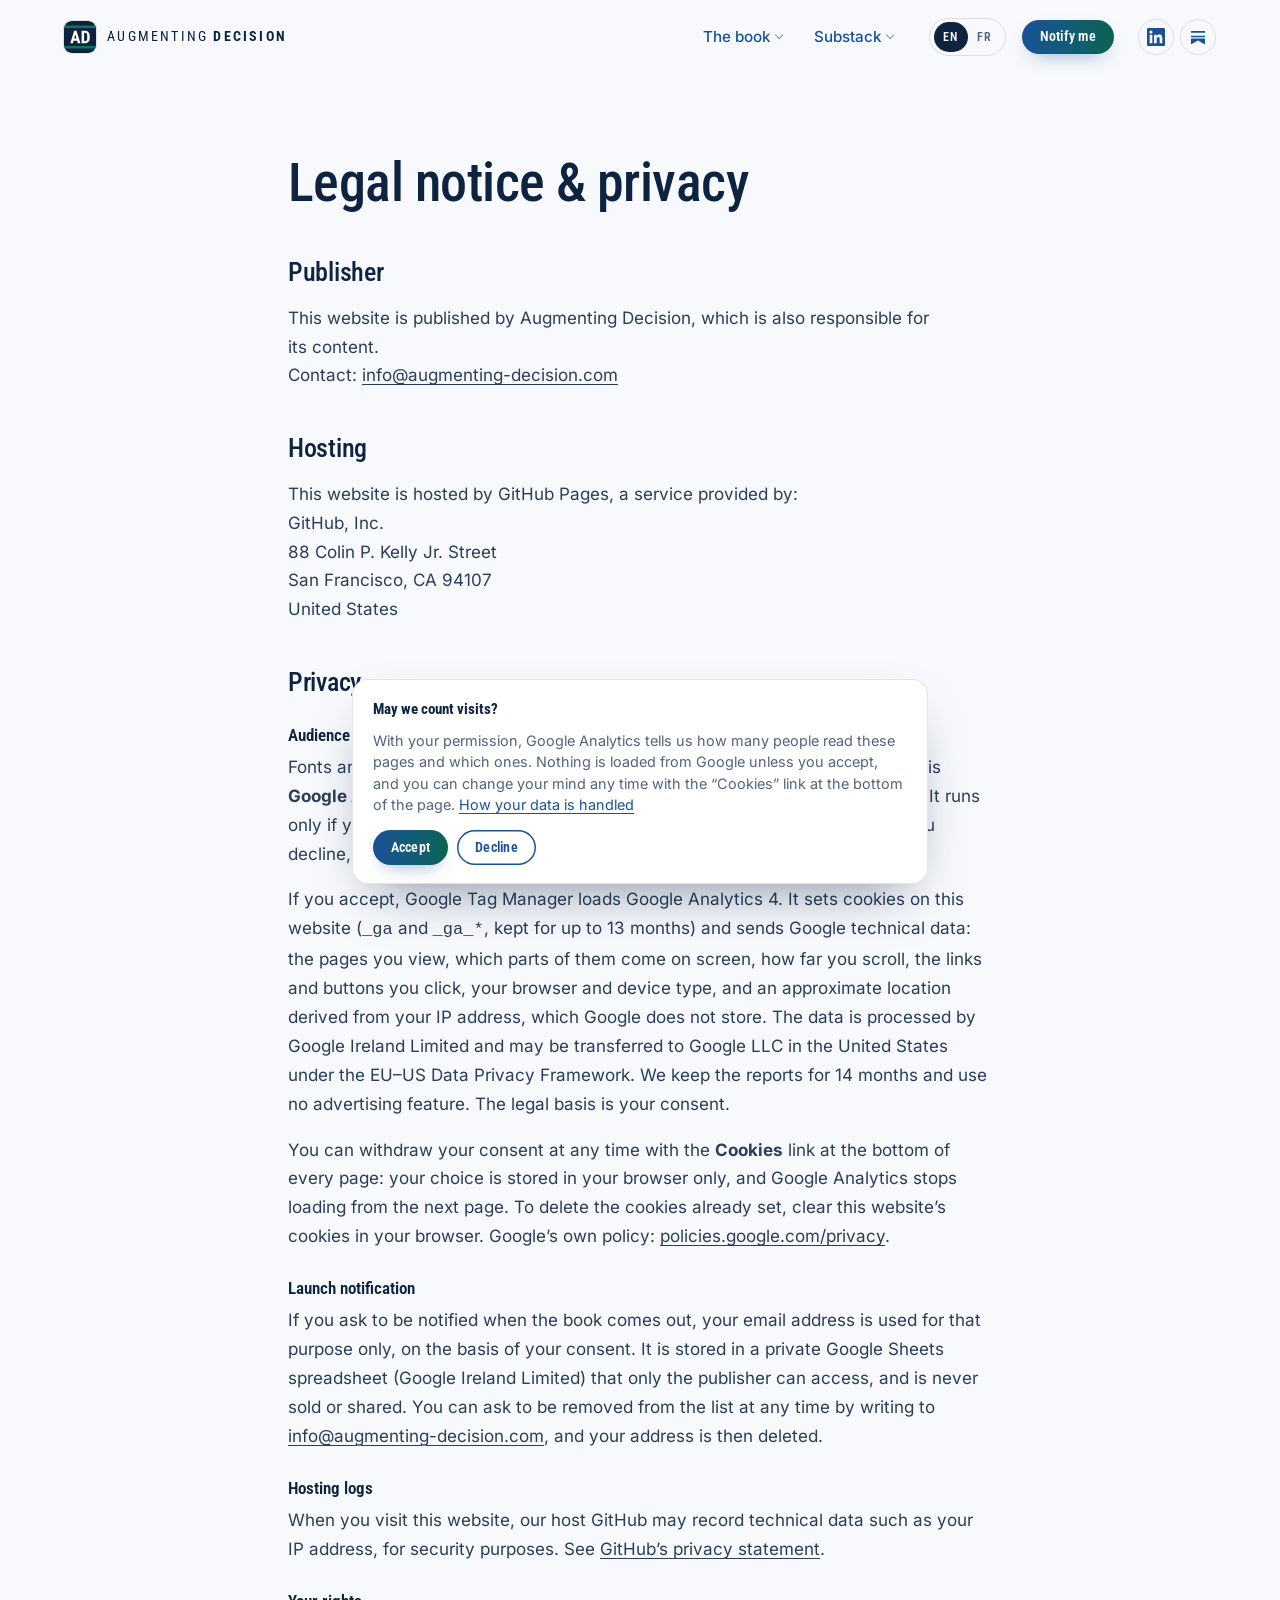
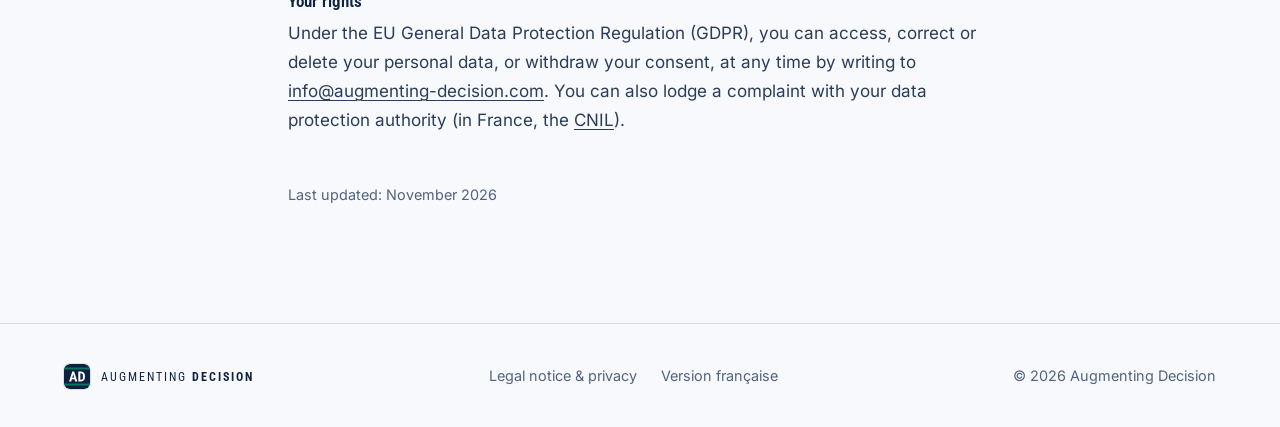
<file: legal.html>
<!doctype html>
<html lang="en">
<head>
  <meta charset="utf-8">
  <meta name="viewport" content="width=device-width, initial-scale=1">
  <title>Legal notice &amp; privacy · Augmenting Decision</title>
  <meta name="description" content="Legal notice and privacy policy of the Augmenting Decision website.">
  <link rel="canonical" href="https://augmenting-decision.com/legal.html">
  <link rel="alternate" hreflang="en" href="https://augmenting-decision.com/legal.html">
  <link rel="alternate" hreflang="fr" href="https://augmenting-decision.com/fr/mentions-legales.html">

  <meta name="color-scheme" content="light dark">
  <meta name="theme-color" content="#f7f9fc" media="(prefers-color-scheme: light)">
  <meta name="theme-color" content="#08121f" media="(prefers-color-scheme: dark)">
  <link rel="icon" href="favicon.ico?v=2027" sizes="32x32">
  <link rel="icon" href="assets/img/favicon.svg?v=2027" type="image/svg+xml">
  <link rel="icon" href="favicon-192.png?v=2027" sizes="192x192" type="image/png">
  <link rel="apple-touch-icon" href="apple-touch-icon.png?v=2027">

  <link rel="preload" href="assets/fonts/roboto-condensed-latin-wght-normal.woff2" as="font" type="font/woff2" crossorigin>
  <link rel="preload" href="assets/fonts/inter-latin-wght-normal.woff2" as="font" type="font/woff2" crossorigin>
  <link rel="stylesheet" href="assets/css/style.css?v=d967ed28">
  <script src="assets/js/main.js?v=5c9f78db" defer></script>
</head>
<body>
  <a class="skip-link" href="#main">Skip to content</a>

  <header class="site-header">
    <div class="container site-header__inner">
      <a class="brand" href="./">
        <img src="assets/img/favicon.svg?v=2027" width="32" height="32" alt="">
        <span><span class="brand__light">Augmenting</span> <span class="brand__strong">Decision</span></span>
      </a>
      <nav class="social" aria-label="Follow the author">
        <a class="social__link" href="https://www.linkedin.com/in/antoine-tran-b0149480" target="_blank" rel="noopener" title="LinkedIn"><svg aria-hidden="true" width="18" height="18" viewBox="0 0 24 24" fill="currentColor"><path d="M20.45 20.45h-3.56v-5.57c0-1.33-.02-3.04-1.85-3.04-1.85 0-2.14 1.45-2.14 2.94v5.67H9.35V9h3.41v1.56h.05c.48-.9 1.64-1.85 3.37-1.85 3.6 0 4.27 2.37 4.27 5.46v6.28zM5.34 7.43a2.06 2.06 0 1 1 0-4.13 2.06 2.06 0 0 1 0 4.13zM7.12 20.45H3.56V9h3.56v11.45zM22.22 0H1.77C.79 0 0 .77 0 1.73v20.54C0 23.23.79 24 1.77 24h20.45c.98 0 1.78-.77 1.78-1.73V1.73C24 .77 23.2 0 22.22 0z"/></svg><span class="visually-hidden">Antoine Tran Quan Nam on LinkedIn (opens in a new tab)</span></a>
        <a class="social__link" href="https://open.substack.com/pub/antoinetranquannam" target="_blank" rel="noopener" title="Substack"><svg aria-hidden="true" width="16" height="16" viewBox="0 0 24 24" fill="currentColor"><path d="M22.54 5.46H1.46V2.93h21.08v2.53zm0 4.48H1.46v2.54h21.08V9.94zM1.46 14.42v8.65L12 17.16l10.54 5.91v-8.65H1.46z"/></svg><span class="visually-hidden">Antoine Tran Quan Nam on Substack (opens in a new tab)</span></a>
      </nav>
      <button class="menu-toggle" type="button" aria-expanded="false" aria-controls="site-menu" aria-label="Menu"><svg class="menu-toggle__open" aria-hidden="true" width="22" height="22" viewBox="0 0 24 24" fill="none" stroke="currentColor" stroke-width="2" stroke-linecap="round"><path d="M4 7h16M4 12h16M4 17h16"/></svg><svg class="menu-toggle__close" aria-hidden="true" width="22" height="22" viewBox="0 0 24 24" fill="none" stroke="currentColor" stroke-width="2" stroke-linecap="round"><path d="M6 6l12 12M18 6 6 18"/></svg></button>
      <div class="site-menu" id="site-menu">
      <nav class="site-nav" aria-label="Main">
        <div class="site-nav__group">
          <a class="site-nav__top" href="./">The book</a>
          <div class="site-nav__sub">
            <a href="./#book">About the book</a>
            <a href="./#why-now">Why it matters now</a>
            <a href="./#inside">Inside</a>
            <a href="./#contents">Contents</a>
            <a href="./#praise">Praise</a>
            <a href="./#author">Author</a>
            <a href="./#publisher">Publisher</a>
          </div>
        </div>
        <div class="site-nav__group">
          <a class="site-nav__top" href="substack.html">Substack</a>
          <div class="site-nav__sub">
            <a href="substack.html#notes">Notes</a>
            <a href="substack.html#posts">Posts</a>
          </div>
        </div>
      </nav>
      <div class="header-actions">
        <nav class="lang" aria-label="Language">
          <a href="legal.html" hreflang="en" lang="en" title="English" aria-current="page">EN</a>
          <a href="fr/mentions-legales.html" hreflang="fr" lang="fr" title="Français">FR</a>
        </nav>
        <a class="btn btn--small" href="./#notify">Notify me</a>
      </div>
      </div>
    </div>
  </header>

  <main id="main" class="page">
    <div class="container page__inner">
      <h1>Legal notice &amp; privacy</h1>

      <h2 id="publisher">Publisher</h2>
      <p>This website is published by Augmenting Decision, which is also responsible for its content.<br>
        Contact: <a href="mailto:info@augmenting-decision.com">info@augmenting-decision.com</a></p>

      <h2 id="hosting">Hosting</h2>
      <p>This website is hosted by GitHub Pages, a service provided by:</p>
      <address>
        GitHub, Inc.<br>
        88 Colin P. Kelly Jr. Street<br>
        San Francisco, CA 94107<br>
        United States
      </address>

      <h2 id="privacy">Privacy</h2>

      <h3 id="cookies">Audience measurement, with your consent</h3>
      <p>Fonts and images are served by the website itself. The only third-party service is <strong>Google Analytics</strong>, which we use to count visits and see which pages are read. It runs only if you accept it in the banner shown on your first visit. Until then, and if you decline, nothing is loaded from Google and no cookie is set.</p>
      <p>If you accept, Google Tag Manager loads Google Analytics 4. It sets cookies on this website (<code>_ga</code> and <code>_ga_*</code>, kept for up to 13 months) and sends Google technical data: the pages you view, which parts of them come on screen, how far you scroll, the links and buttons you click, your browser and device type, and an approximate location derived from your IP address, which Google does not store. The data is processed by Google Ireland Limited and may be transferred to Google LLC in the United States under the EU–US Data Privacy Framework. We keep the reports for 14 months and use no advertising feature. The legal basis is your consent.</p>
      <p>You can withdraw your consent at any time with the <strong>Cookies</strong> link at the bottom of every page: your choice is stored in your browser only, and Google Analytics stops loading from the next page. To delete the cookies already set, clear this website’s cookies in your browser. Google’s own policy: <a href="https://policies.google.com/privacy">policies.google.com/privacy</a>.</p>

      <h3>Launch notification</h3>
      <p>If you ask to be notified when the book comes out, your email address is used for that purpose only, on the basis of your consent. It is stored in a private Google Sheets spreadsheet (Google Ireland Limited) that only the publisher can access, and is never sold or shared. You can ask to be removed from the list at any time by writing to <a href="mailto:info@augmenting-decision.com">info@augmenting-decision.com</a>, and your address is then deleted.</p>

      <h3>Hosting logs</h3>
      <p>When you visit this website, our host GitHub may record technical data such as your IP address, for security purposes. See <a href="https://docs.github.com/site-policy/privacy-policies/github-general-privacy-statement">GitHub’s privacy statement</a>.</p>

      <h3>Your rights</h3>
      <p>Under the EU General Data Protection Regulation (GDPR), you can access, correct or delete your personal data, or withdraw your consent, at any time by writing to <a href="mailto:info@augmenting-decision.com">info@augmenting-decision.com</a>. You can also lodge a complaint with your data protection authority (in France, the <a href="https://www.cnil.fr/en">CNIL</a>).</p>

      <p class="updated">Last updated: November 2026</p>
    </div>
  </main>

  <footer class="site-footer">
    <div class="container site-footer__inner">
      <a class="brand" href="./">
        <img src="assets/img/favicon.svg?v=2027" width="24" height="24" alt="">
        <span><span class="brand__light">Augmenting</span> <span class="brand__strong">Decision</span></span>
      </a>
      <nav aria-label="Footer">
        <a href="legal.html" aria-current="page">Legal notice &amp; privacy</a>
        <a href="fr/mentions-legales.html" hreflang="fr" lang="fr">Version française</a>
        <button class="link-button" type="button" data-consent-open>Cookies</button>
      </nav>
      <p>© <span data-year>2026</span> Augmenting Decision</p>
    </div>
  </footer>
  <section class="consent" data-consent hidden aria-label="Cookies">
    <div class="consent__box">
      <p class="consent__title">May we count visits?</p>
      <p class="consent__text">With your permission, Google Analytics tells us how many people read these pages and which ones. Nothing is loaded from Google unless you accept, and you can change your mind any time with the “Cookies” link at the bottom of the page. <a href="#privacy">How your data is handled</a></p>
      <div class="consent__actions">
        <button class="btn btn--small" type="button" data-consent-accept>Accept</button>
        <button class="btn btn--small btn--outline" type="button" data-consent-decline>Decline</button>
      </div>
    </div>
  </section>
</body>
</html>
</file>
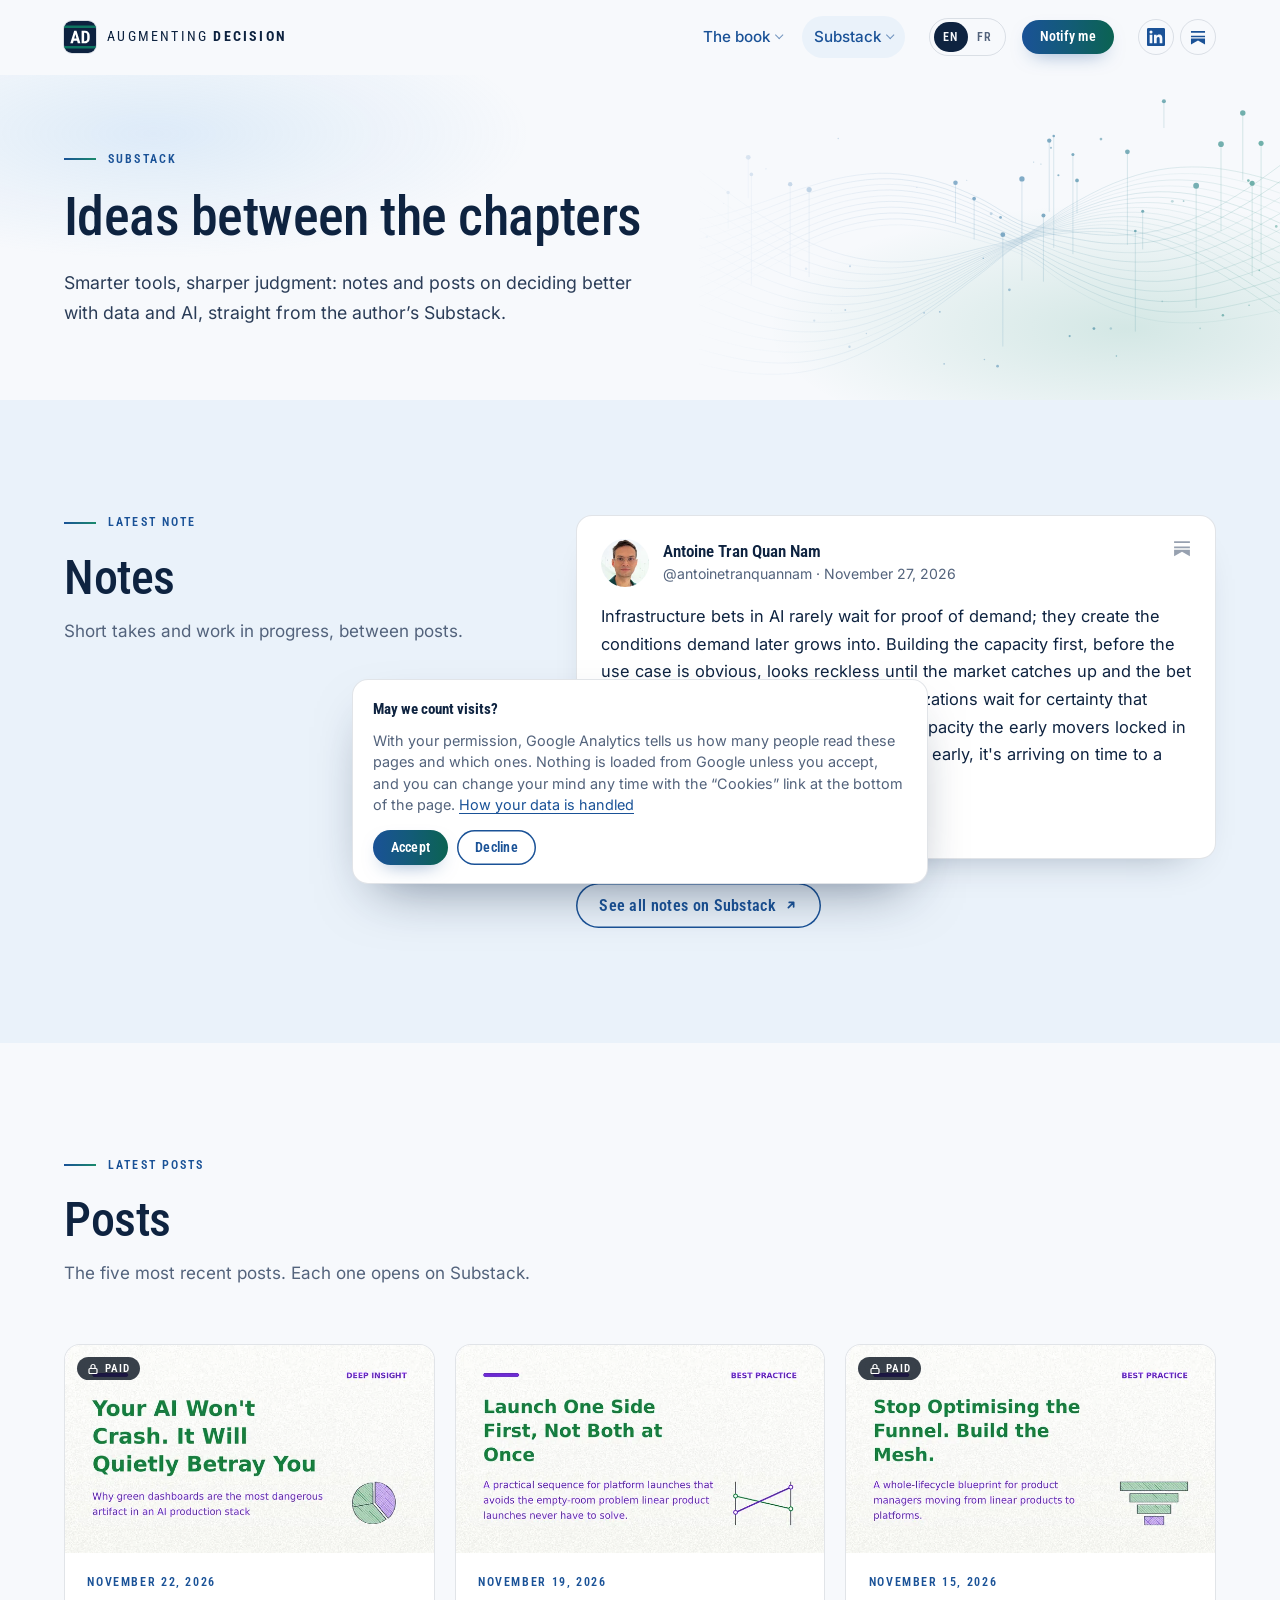
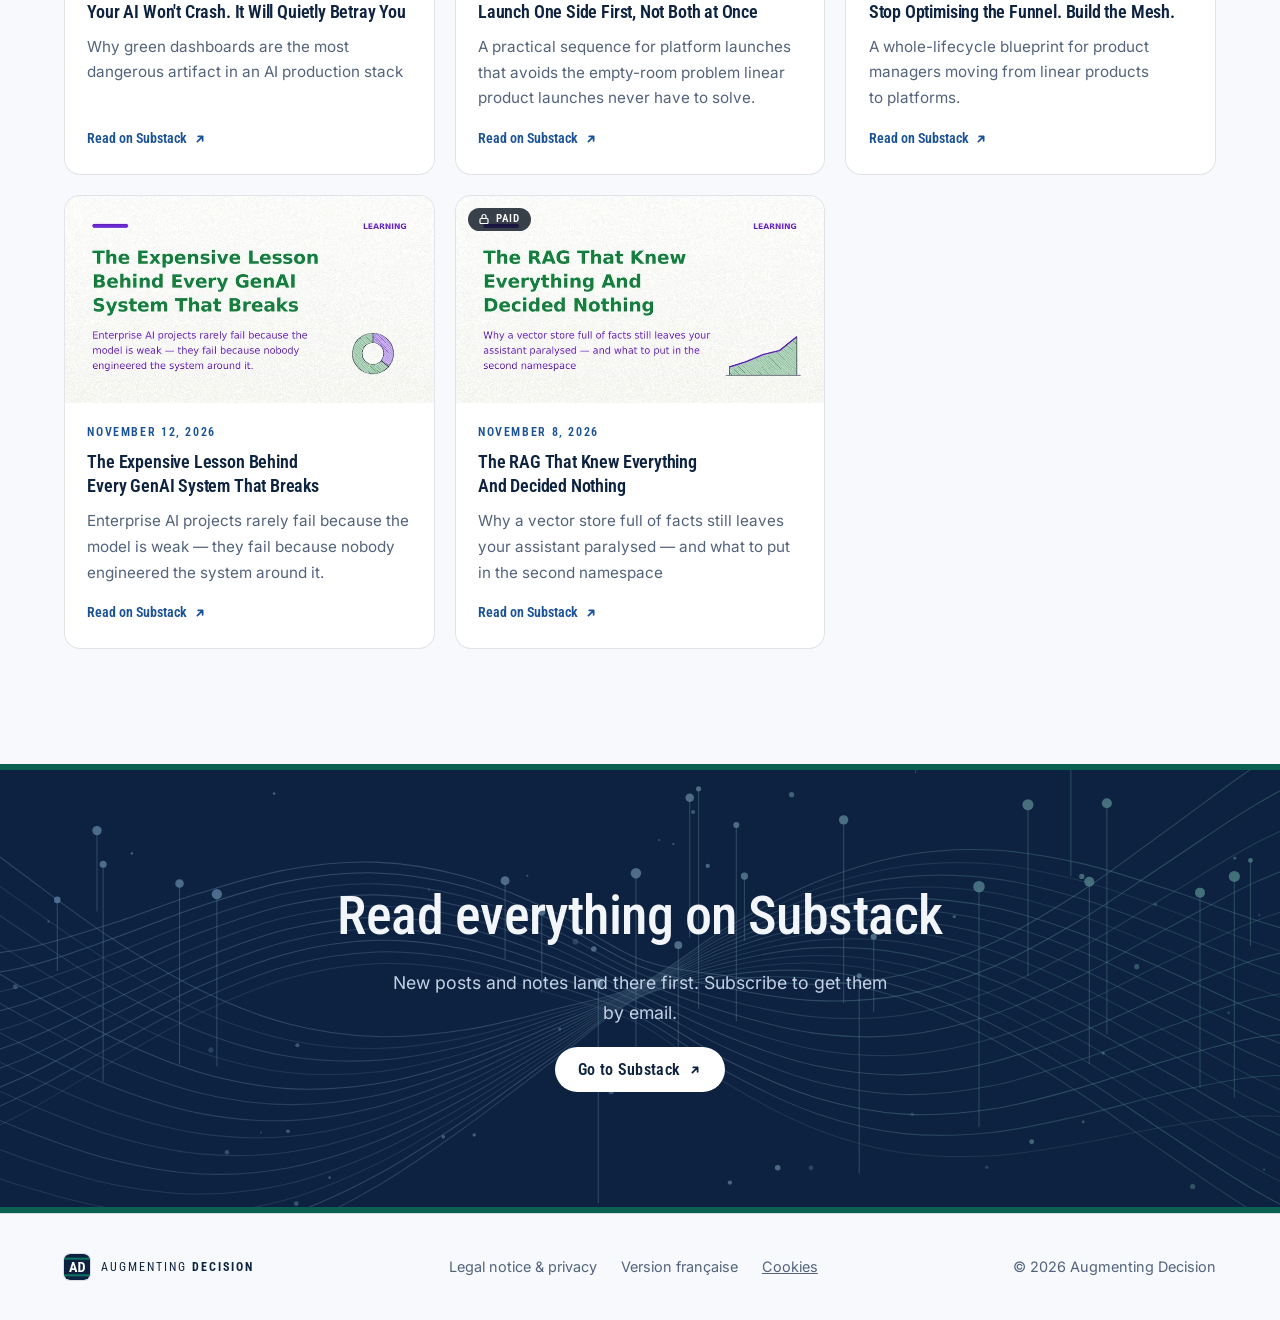
<file: substack.html>
<!doctype html>
<html lang="en" prefix="og: https://ogp.me/ns#">
<head>
  <meta charset="utf-8">
  <meta name="viewport" content="width=device-width, initial-scale=1">
  <title>Substack · Augmenting Decision</title>
  <meta name="description" content="Notes and posts by Antoine Tran Quan Nam on deciding better with data and AI, from his Substack.">
  <meta name="author" content="Antoine Tran Quan Nam">
  <link rel="canonical" href="https://augmenting-decision.com/substack.html">
  <link rel="alternate" hreflang="en" href="https://augmenting-decision.com/substack.html">
  <link rel="alternate" hreflang="fr" href="https://augmenting-decision.com/fr/substack.html">
  <link rel="alternate" hreflang="x-default" href="https://augmenting-decision.com/substack.html">

  <!-- Preview when the link is shared (LinkedIn, WhatsApp, X, etc.) -->
  <meta property="og:type" content="website">
  <meta property="og:site_name" content="Augmenting Decision">
  <meta property="og:title" content="Substack · Augmenting Decision">
  <meta property="og:description" content="Ideas on deciding better with data and AI: the latest notes and posts from Antoine Tran Quan Nam’s Substack.">
  <meta property="og:url" content="https://augmenting-decision.com/substack.html">
  <meta property="og:image" content="https://augmenting-decision.com/assets/img/share-en-2027.jpg">
  <meta property="og:image:secure_url" content="https://augmenting-decision.com/assets/img/share-en-2027.jpg">
  <meta property="og:image:type" content="image/jpeg">
  <meta property="og:image:width" content="1200">
  <meta property="og:image:height" content="630">
  <meta property="og:image:alt" content="Augmenting Decision by Antoine Tran Quan Nam: how data and AI are transforming the way we choose. Coming June 2027.">
  <meta property="og:locale" content="en_US">
  <meta property="og:locale:alternate" content="fr_FR">
  <meta name="twitter:card" content="summary_large_image">

  <meta name="color-scheme" content="light dark">
  <meta name="theme-color" content="#f7f9fc" media="(prefers-color-scheme: light)">
  <meta name="theme-color" content="#08121f" media="(prefers-color-scheme: dark)">
  <link rel="icon" href="favicon.ico?v=2027" sizes="32x32">
  <link rel="icon" href="assets/img/favicon.svg?v=2027" type="image/svg+xml">
  <link rel="icon" href="favicon-192.png?v=2027" sizes="192x192" type="image/png">
  <link rel="apple-touch-icon" href="apple-touch-icon.png?v=2027">

  <link rel="preload" href="assets/fonts/roboto-condensed-latin-wght-normal.woff2" as="font" type="font/woff2" crossorigin>
  <link rel="preload" href="assets/fonts/inter-latin-wght-normal.woff2" as="font" type="font/woff2" crossorigin>
  <script>document.documentElement.classList.add('js');</script>
  <link rel="stylesheet" href="assets/css/style.css?v=d967ed28">
  <script src="assets/js/main.js?v=5c9f78db" defer></script>
</head>
<body>
  <a class="skip-link" href="#main">Skip to content</a>

  <header class="site-header">
    <div class="container site-header__inner">
      <a class="brand" href="./">
        <img src="assets/img/favicon.svg?v=2027" width="32" height="32" alt="">
        <span><span class="brand__light">Augmenting</span> <span class="brand__strong">Decision</span></span>
      </a>
      <nav class="social" aria-label="Follow the author">
        <a class="social__link" href="https://www.linkedin.com/in/antoine-tran-b0149480" target="_blank" rel="noopener" title="LinkedIn"><svg aria-hidden="true" width="18" height="18" viewBox="0 0 24 24" fill="currentColor"><path d="M20.45 20.45h-3.56v-5.57c0-1.33-.02-3.04-1.85-3.04-1.85 0-2.14 1.45-2.14 2.94v5.67H9.35V9h3.41v1.56h.05c.48-.9 1.64-1.85 3.37-1.85 3.6 0 4.27 2.37 4.27 5.46v6.28zM5.34 7.43a2.06 2.06 0 1 1 0-4.13 2.06 2.06 0 0 1 0 4.13zM7.12 20.45H3.56V9h3.56v11.45zM22.22 0H1.77C.79 0 0 .77 0 1.73v20.54C0 23.23.79 24 1.77 24h20.45c.98 0 1.78-.77 1.78-1.73V1.73C24 .77 23.2 0 22.22 0z"/></svg><span class="visually-hidden">Antoine Tran Quan Nam on LinkedIn (opens in a new tab)</span></a>
        <a class="social__link" href="https://open.substack.com/pub/antoinetranquannam" target="_blank" rel="noopener" title="Substack"><svg aria-hidden="true" width="16" height="16" viewBox="0 0 24 24" fill="currentColor"><path d="M22.54 5.46H1.46V2.93h21.08v2.53zm0 4.48H1.46v2.54h21.08V9.94zM1.46 14.42v8.65L12 17.16l10.54 5.91v-8.65H1.46z"/></svg><span class="visually-hidden">Antoine Tran Quan Nam on Substack (opens in a new tab)</span></a>
      </nav>
      <button class="menu-toggle" type="button" aria-expanded="false" aria-controls="site-menu" aria-label="Menu"><svg class="menu-toggle__open" aria-hidden="true" width="22" height="22" viewBox="0 0 24 24" fill="none" stroke="currentColor" stroke-width="2" stroke-linecap="round"><path d="M4 7h16M4 12h16M4 17h16"/></svg><svg class="menu-toggle__close" aria-hidden="true" width="22" height="22" viewBox="0 0 24 24" fill="none" stroke="currentColor" stroke-width="2" stroke-linecap="round"><path d="M6 6l12 12M18 6 6 18"/></svg></button>
      <div class="site-menu" id="site-menu">
      <nav class="site-nav" aria-label="Main">
        <div class="site-nav__group">
          <a class="site-nav__top" href="./">The book</a>
          <div class="site-nav__sub">
            <a href="./#book">About the book</a>
            <a href="./#why-now">Why it matters now</a>
            <a href="./#inside">Inside</a>
            <a href="./#contents">Contents</a>
            <a href="./#praise">Praise</a>
            <a href="./#author">Author</a>
            <a href="./#publisher">Publisher</a>
          </div>
        </div>
        <div class="site-nav__group">
          <a class="site-nav__top" href="substack.html" aria-current="page">Substack</a>
          <div class="site-nav__sub">
            <a href="#notes">Notes</a>
            <a href="#posts">Posts</a>
          </div>
        </div>
      </nav>
      <div class="header-actions">
        <nav class="lang" aria-label="Language">
          <a href="substack.html" hreflang="en" lang="en" title="English" aria-current="page">EN</a>
          <a href="fr/substack.html" hreflang="fr" lang="fr" title="Français">FR</a>
        </nav>
        <a class="btn btn--small" href="./#notify">Notify me</a>
      </div>
      </div>
    </div>
  </header>

    <main id="main">
    <!-- Intro ------------------------------------------------------------- -->
    <section class="page-hero" data-section="hero">
      <div class="container page-hero__inner">
        <p class="kicker">Substack</p>
        <h1 class="page-hero__title">Ideas between the chapters</h1>
        <p class="page-hero__lead">Smarter tools, sharper judgment: notes and posts on deciding better with data and AI, straight from the author’s Substack.</p>
      </div>
    </section>

    <!-- Notes ------------------------------------------------------------- -->
    <section class="section section--alt" id="notes" data-section="notes" aria-labelledby="notes-title">
      <div class="container notes">
        <div class="section__head">
          <p class="kicker">Latest note</p>
          <h2 id="notes-title">Notes</h2>
          <p class="section__intro">Short takes and work in progress, between posts.</p>
        </div>
        <div class="notes__latest">
          <!-- substack:note -->
          <article class="note" aria-label="Latest note">
            <div class="note__head">
              <img class="note__avatar" src="assets/img/author-avatar.webp" width="96" height="96" alt="">
              <div>
                <p class="note__author">Antoine Tran Quan Nam</p>
                <p class="note__meta">@antoinetranquannam · <time class="note__date" datetime="2026-11-27">November 27, 2026</time></p>
              </div>
              <svg class="note__logo" aria-hidden="true" width="18" height="18" viewBox="0 0 24 24" fill="currentColor"><path d="M22.54 5.46H1.46V2.93h21.08v2.53zm0 4.48H1.46v2.54h21.08V9.94zM1.46 14.42v8.65L12 17.16l10.54 5.91v-8.65H1.46z"/></svg>
            </div>
            <div class="note__text" lang="en"><p>Infrastructure bets in AI rarely wait for proof of demand; they create the conditions demand later grows into. Building the capacity first, before the use case is obvious, looks reckless until the market catches up and the bet looks inevitable in hindsight. Most organizations wait for certainty that never arrives, then pay retail prices for capacity the early movers locked in cheap. The real risk isn&#x27;t overbuilding too early, it&#x27;s arriving on time to a market that already closed.</p></div>
            <a class="note__link" href="https://substack.com/note/c-398157804" target="_blank" rel="noopener">Read the note on Substack <svg aria-hidden="true" width="14" height="14" viewBox="0 0 16 16" fill="none" stroke="currentColor" stroke-width="2" stroke-linecap="round" stroke-linejoin="round"><path d="M5 11 11 5M6 5h5v5"/></svg><span class="visually-hidden"> (opens in a new tab)</span></a>
          </article>
          <p class="note-all"><a class="btn btn--outline" href="https://substack.com/@antoinetranquannam/notes" target="_blank" rel="noopener">See all notes on Substack <svg aria-hidden="true" width="14" height="14" viewBox="0 0 16 16" fill="none" stroke="currentColor" stroke-width="2" stroke-linecap="round" stroke-linejoin="round"><path d="M5 11 11 5M6 5h5v5"/></svg><span class="visually-hidden"> (opens in a new tab)</span></a></p>
          <!-- /substack:note -->
        </div>
      </div>
    </section>

    <!-- Posts ------------------------------------------------------------- -->
    <section class="section" id="posts" data-section="posts" aria-labelledby="posts-title">
      <div class="container">
        <div class="section__head">
          <p class="kicker">Latest posts</p>
          <h2 id="posts-title">Posts</h2>
          <p class="section__intro">The five most recent posts. Each one opens on Substack.</p>
        </div>
        <!-- substack:posts -->
        <ol class="posts">
          <li class="post">
            <a class="post__link" href="https://antoinetranquannam.substack.com/p/your-ai-wont-crash-it-will-quietly" target="_blank" rel="noopener">
              <span class="post__badge"><svg aria-hidden="true" width="12" height="12" viewBox="0 0 24 24" fill="none" stroke="currentColor" stroke-width="2.4" stroke-linecap="round" stroke-linejoin="round"><rect x="4" y="11" width="16" height="10" rx="2"/><path d="M8 11V7a4 4 0 0 1 8 0v4"/></svg> Paid</span>
              <img class="post__image" src="assets/img/substack/post-9df0e386c406.webp" width="720" height="405" alt="" loading="lazy">
              <div class="post__body">
                <time class="post__date" datetime="2026-11-22">November 22, 2026</time>
                <h3 class="post__title" lang="en">Your AI Won&#x27;t Crash. It Will Quietly Betray You</h3>
                <p class="post__excerpt" lang="en">Why green dashboards are the most dangerous artifact in an AI production stack</p>
                <span class="post__more">Read on Substack <svg aria-hidden="true" width="14" height="14" viewBox="0 0 16 16" fill="none" stroke="currentColor" stroke-width="2" stroke-linecap="round" stroke-linejoin="round"><path d="M5 11 11 5M6 5h5v5"/></svg><span class="visually-hidden"> (opens in a new tab)</span></span>
              </div>
            </a>
          </li>
          <li class="post">
            <a class="post__link" href="https://antoinetranquannam.substack.com/p/launch-one-side-first-not-both-at" target="_blank" rel="noopener">
              <img class="post__image" src="assets/img/substack/post-e45ae3684a5c.webp" width="720" height="405" alt="" loading="lazy">
              <div class="post__body">
                <time class="post__date" datetime="2026-11-19">November 19, 2026</time>
                <h3 class="post__title" lang="en">Launch One Side First, Not Both at Once</h3>
                <p class="post__excerpt" lang="en">A practical sequence for platform launches that avoids the empty-room problem linear product launches never have to solve.</p>
                <span class="post__more">Read on Substack <svg aria-hidden="true" width="14" height="14" viewBox="0 0 16 16" fill="none" stroke="currentColor" stroke-width="2" stroke-linecap="round" stroke-linejoin="round"><path d="M5 11 11 5M6 5h5v5"/></svg><span class="visually-hidden"> (opens in a new tab)</span></span>
              </div>
            </a>
          </li>
          <li class="post">
            <a class="post__link" href="https://antoinetranquannam.substack.com/p/stop-optimising-the-funnel-build" target="_blank" rel="noopener">
              <span class="post__badge"><svg aria-hidden="true" width="12" height="12" viewBox="0 0 24 24" fill="none" stroke="currentColor" stroke-width="2.4" stroke-linecap="round" stroke-linejoin="round"><rect x="4" y="11" width="16" height="10" rx="2"/><path d="M8 11V7a4 4 0 0 1 8 0v4"/></svg> Paid</span>
              <img class="post__image" src="assets/img/substack/post-2a4e1aca167d.webp" width="720" height="405" alt="" loading="lazy">
              <div class="post__body">
                <time class="post__date" datetime="2026-11-15">November 15, 2026</time>
                <h3 class="post__title" lang="en">Stop Optimising the Funnel. Build the Mesh.</h3>
                <p class="post__excerpt" lang="en">A whole-lifecycle blueprint for product managers moving from linear products to platforms.</p>
                <span class="post__more">Read on Substack <svg aria-hidden="true" width="14" height="14" viewBox="0 0 16 16" fill="none" stroke="currentColor" stroke-width="2" stroke-linecap="round" stroke-linejoin="round"><path d="M5 11 11 5M6 5h5v5"/></svg><span class="visually-hidden"> (opens in a new tab)</span></span>
              </div>
            </a>
          </li>
          <li class="post">
            <a class="post__link" href="https://antoinetranquannam.substack.com/p/the-expensive-lesson-behind-every" target="_blank" rel="noopener">
              <img class="post__image" src="assets/img/substack/post-5db861bfdc48.webp" width="720" height="405" alt="" loading="lazy">
              <div class="post__body">
                <time class="post__date" datetime="2026-11-12">November 12, 2026</time>
                <h3 class="post__title" lang="en">The Expensive Lesson Behind Every GenAI System That Breaks</h3>
                <p class="post__excerpt" lang="en">Enterprise AI projects rarely fail because the model is weak — they fail because nobody engineered the system around it.</p>
                <span class="post__more">Read on Substack <svg aria-hidden="true" width="14" height="14" viewBox="0 0 16 16" fill="none" stroke="currentColor" stroke-width="2" stroke-linecap="round" stroke-linejoin="round"><path d="M5 11 11 5M6 5h5v5"/></svg><span class="visually-hidden"> (opens in a new tab)</span></span>
              </div>
            </a>
          </li>
          <li class="post">
            <a class="post__link" href="https://antoinetranquannam.substack.com/p/the-rag-that-knew-everything-and" target="_blank" rel="noopener">
              <span class="post__badge"><svg aria-hidden="true" width="12" height="12" viewBox="0 0 24 24" fill="none" stroke="currentColor" stroke-width="2.4" stroke-linecap="round" stroke-linejoin="round"><rect x="4" y="11" width="16" height="10" rx="2"/><path d="M8 11V7a4 4 0 0 1 8 0v4"/></svg> Paid</span>
              <img class="post__image" src="assets/img/substack/post-f37d71dcb077.webp" width="720" height="405" alt="" loading="lazy">
              <div class="post__body">
                <time class="post__date" datetime="2026-11-08">November 8, 2026</time>
                <h3 class="post__title" lang="en">The RAG That Knew Everything And Decided Nothing</h3>
                <p class="post__excerpt" lang="en">Why a vector store full of facts still leaves your assistant paralysed — and what to put in the second namespace</p>
                <span class="post__more">Read on Substack <svg aria-hidden="true" width="14" height="14" viewBox="0 0 16 16" fill="none" stroke="currentColor" stroke-width="2" stroke-linecap="round" stroke-linejoin="round"><path d="M5 11 11 5M6 5h5v5"/></svg><span class="visually-hidden"> (opens in a new tab)</span></span>
              </div>
            </a>
          </li>
        </ol>
        <!-- /substack:posts -->
      </div>
    </section>

    <!-- Read on Substack -------------------------------------------------- -->
    <section class="band section" aria-labelledby="cta-title" data-section="substack-cta">
      <div class="container cta">
        <h2 id="cta-title">Read everything on Substack</h2>
        <p>New posts and notes land there first. Subscribe to get them by email.</p>
        <p class="cta__action"><a class="btn" href="https://antoinetranquannam.substack.com" target="_blank" rel="noopener">Go to Substack <svg aria-hidden="true" width="14" height="14" viewBox="0 0 16 16" fill="none" stroke="currentColor" stroke-width="2" stroke-linecap="round" stroke-linejoin="round"><path d="M5 11 11 5M6 5h5v5"/></svg><span class="visually-hidden"> (opens in a new tab)</span></a></p>
      </div>
    </section>
  </main>

  <footer class="site-footer">
    <div class="container site-footer__inner">
      <a class="brand" href="./">
        <img src="assets/img/favicon.svg?v=2027" width="24" height="24" alt="">
        <span><span class="brand__light">Augmenting</span> <span class="brand__strong">Decision</span></span>
      </a>
      <nav aria-label="Footer">
        <a href="legal.html">Legal notice &amp; privacy</a>
        <a href="fr/substack.html" hreflang="fr" lang="fr">Version française</a>
        <button class="link-button" type="button" data-consent-open>Cookies</button>
      </nav>
      <p>© <span data-year>2026</span> Augmenting Decision</p>
    </div>
  </footer>
  <section class="consent" data-consent hidden aria-label="Cookies">
    <div class="consent__box">
      <p class="consent__title">May we count visits?</p>
      <p class="consent__text">With your permission, Google Analytics tells us how many people read these pages and which ones. Nothing is loaded from Google unless you accept, and you can change your mind any time with the “Cookies” link at the bottom of the page. <a href="legal.html#privacy">How your data is handled</a></p>
      <div class="consent__actions">
        <button class="btn btn--small" type="button" data-consent-accept>Accept</button>
        <button class="btn btn--small btn--outline" type="button" data-consent-decline>Decline</button>
      </div>
    </div>
  </section>
</body>
</html>
</file>
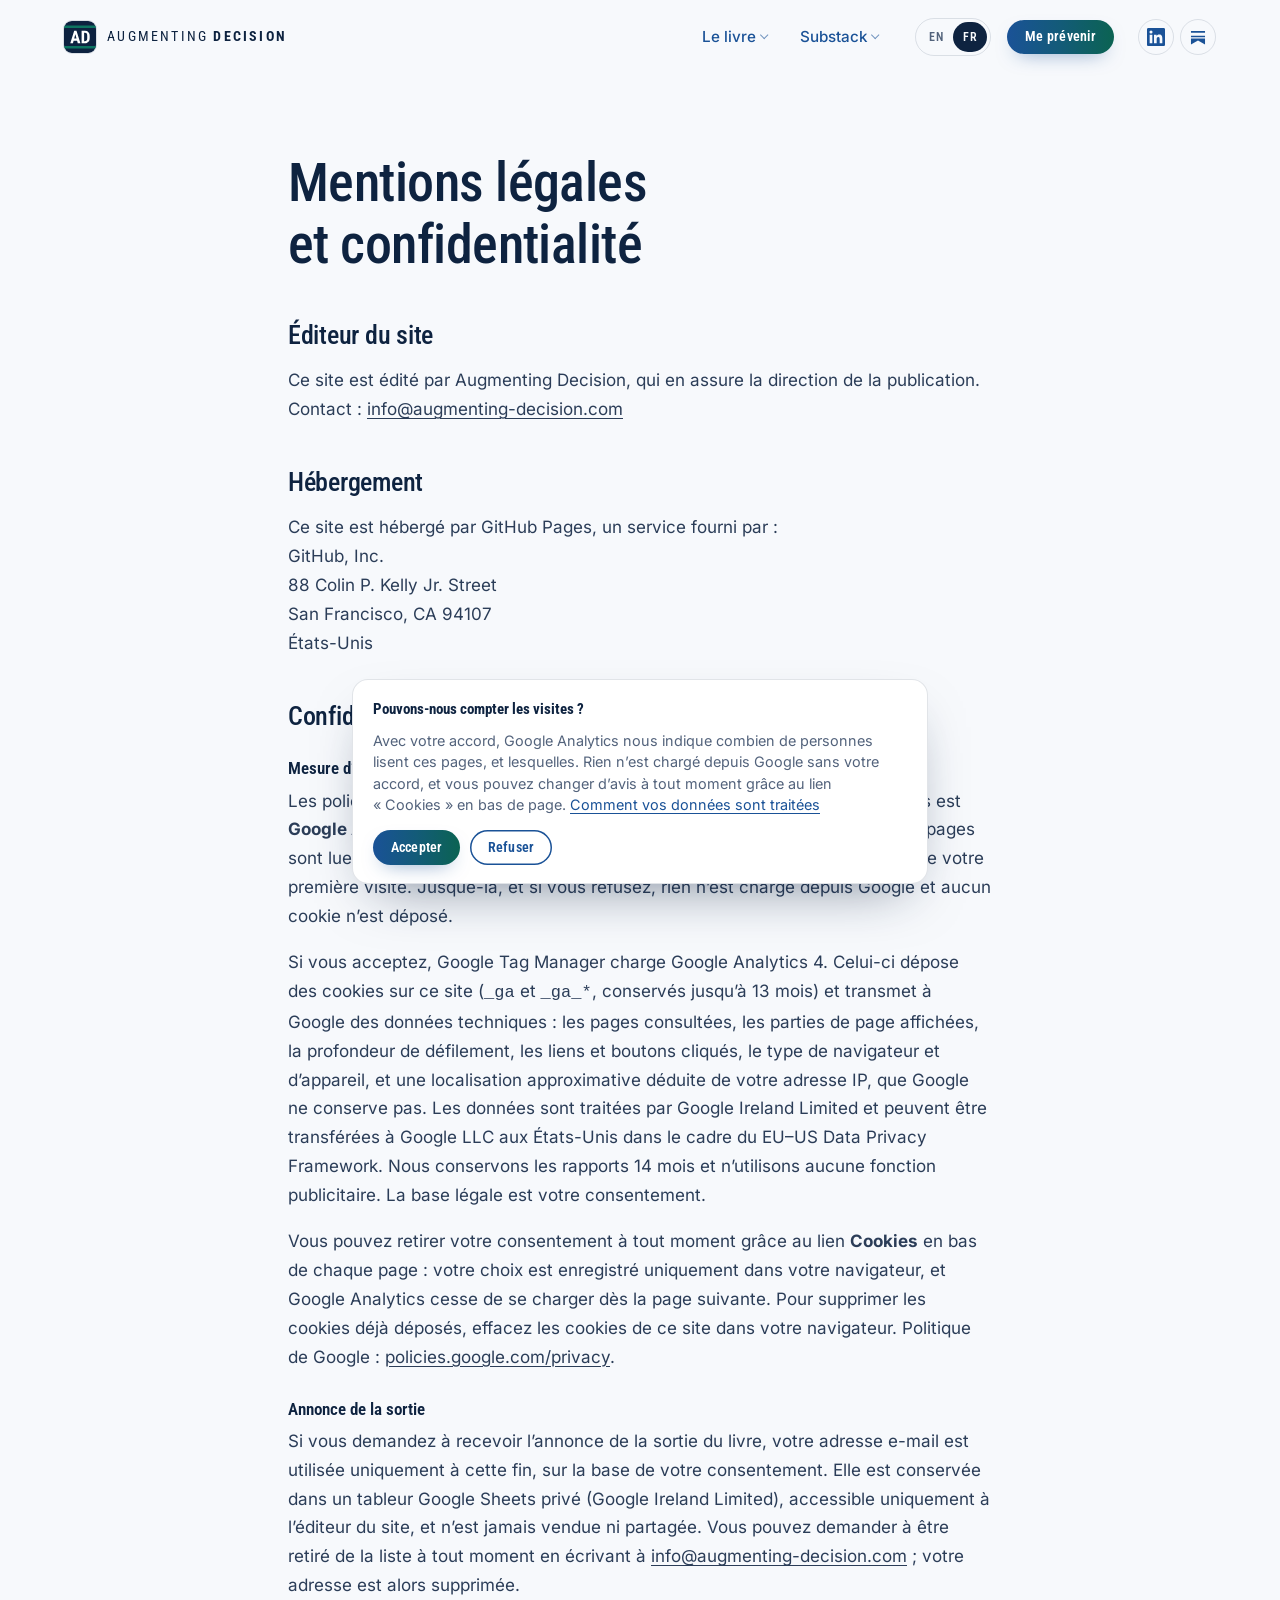
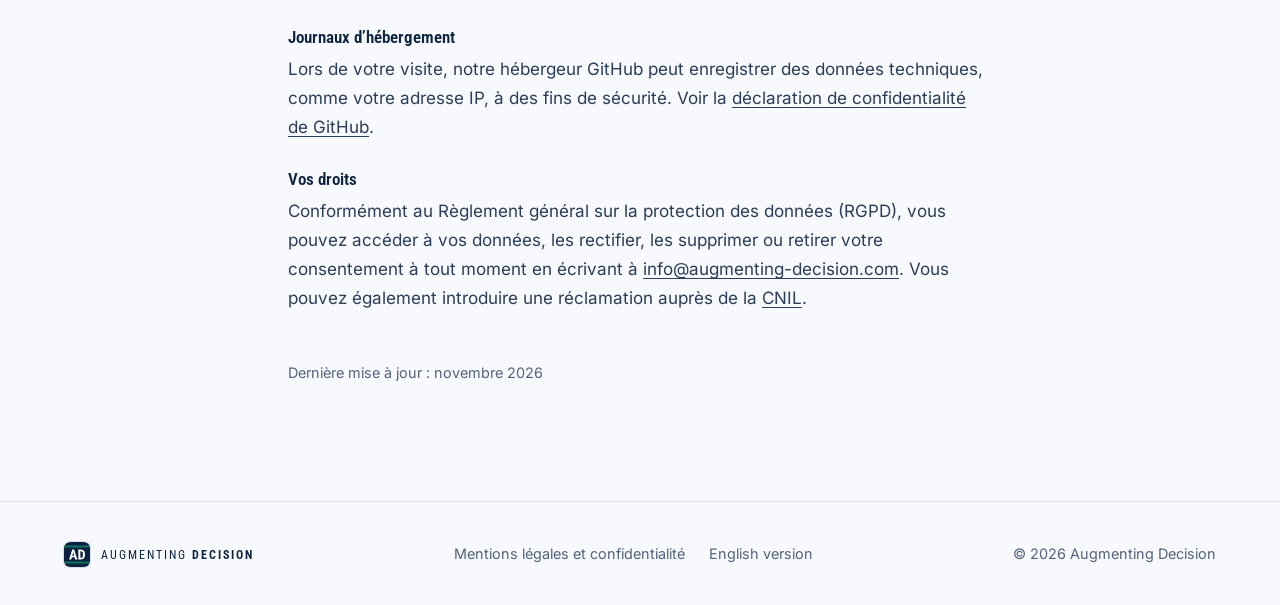
<file: fr/mentions-legales.html>
<!doctype html>
<html lang="fr">
<head>
  <meta charset="utf-8">
  <meta name="viewport" content="width=device-width, initial-scale=1">
  <title>Mentions légales et confidentialité · Augmenting Decision</title>
  <meta name="description" content="Mentions légales et politique de confidentialité du site Augmenting Decision.">
  <link rel="canonical" href="https://augmenting-decision.com/fr/mentions-legales.html">
  <link rel="alternate" hreflang="en" href="https://augmenting-decision.com/legal.html">
  <link rel="alternate" hreflang="fr" href="https://augmenting-decision.com/fr/mentions-legales.html">

  <meta name="color-scheme" content="light dark">
  <meta name="theme-color" content="#f7f9fc" media="(prefers-color-scheme: light)">
  <meta name="theme-color" content="#08121f" media="(prefers-color-scheme: dark)">
  <link rel="icon" href="../favicon.ico?v=2027" sizes="32x32">
  <link rel="icon" href="../assets/img/favicon.svg?v=2027" type="image/svg+xml">
  <link rel="icon" href="../favicon-192.png?v=2027" sizes="192x192" type="image/png">
  <link rel="apple-touch-icon" href="../apple-touch-icon.png?v=2027">

  <link rel="preload" href="../assets/fonts/roboto-condensed-latin-wght-normal.woff2" as="font" type="font/woff2" crossorigin>
  <link rel="preload" href="../assets/fonts/inter-latin-wght-normal.woff2" as="font" type="font/woff2" crossorigin>
  <link rel="stylesheet" href="../assets/css/style.css?v=d967ed28">
  <script src="../assets/js/main.js?v=5c9f78db" defer></script>
</head>
<body>
  <a class="skip-link" href="#main">Aller au contenu</a>

  <header class="site-header">
    <div class="container site-header__inner">
      <a class="brand" href="./" lang="en">
        <img src="../assets/img/favicon.svg?v=2027" width="32" height="32" alt="">
        <span><span class="brand__light">Augmenting</span> <span class="brand__strong">Decision</span></span>
      </a>
      <nav class="social" aria-label="Suivre l’auteur">
        <a class="social__link" href="https://www.linkedin.com/in/antoine-tran-b0149480" target="_blank" rel="noopener" title="LinkedIn"><svg aria-hidden="true" width="18" height="18" viewBox="0 0 24 24" fill="currentColor"><path d="M20.45 20.45h-3.56v-5.57c0-1.33-.02-3.04-1.85-3.04-1.85 0-2.14 1.45-2.14 2.94v5.67H9.35V9h3.41v1.56h.05c.48-.9 1.64-1.85 3.37-1.85 3.6 0 4.27 2.37 4.27 5.46v6.28zM5.34 7.43a2.06 2.06 0 1 1 0-4.13 2.06 2.06 0 0 1 0 4.13zM7.12 20.45H3.56V9h3.56v11.45zM22.22 0H1.77C.79 0 0 .77 0 1.73v20.54C0 23.23.79 24 1.77 24h20.45c.98 0 1.78-.77 1.78-1.73V1.73C24 .77 23.2 0 22.22 0z"/></svg><span class="visually-hidden">Antoine Tran Quan Nam sur LinkedIn (s’ouvre dans un nouvel onglet)</span></a>
        <a class="social__link" href="https://open.substack.com/pub/antoinetranquannam" target="_blank" rel="noopener" title="Substack"><svg aria-hidden="true" width="16" height="16" viewBox="0 0 24 24" fill="currentColor"><path d="M22.54 5.46H1.46V2.93h21.08v2.53zm0 4.48H1.46v2.54h21.08V9.94zM1.46 14.42v8.65L12 17.16l10.54 5.91v-8.65H1.46z"/></svg><span class="visually-hidden">Antoine Tran Quan Nam sur Substack (s’ouvre dans un nouvel onglet)</span></a>
      </nav>
      <button class="menu-toggle" type="button" aria-expanded="false" aria-controls="site-menu" aria-label="Menu"><svg class="menu-toggle__open" aria-hidden="true" width="22" height="22" viewBox="0 0 24 24" fill="none" stroke="currentColor" stroke-width="2" stroke-linecap="round"><path d="M4 7h16M4 12h16M4 17h16"/></svg><svg class="menu-toggle__close" aria-hidden="true" width="22" height="22" viewBox="0 0 24 24" fill="none" stroke="currentColor" stroke-width="2" stroke-linecap="round"><path d="M6 6l12 12M18 6 6 18"/></svg></button>
      <div class="site-menu" id="site-menu">
      <nav class="site-nav" aria-label="Navigation principale">
        <div class="site-nav__group">
          <a class="site-nav__top" href="./">Le livre</a>
          <div class="site-nav__sub">
            <a href="./#livre">À propos du livre</a>
            <a href="./#pourquoi">Pourquoi maintenant</a>
            <a href="./#contenu">Au programme</a>
            <a href="./#sommaire">Sommaire</a>
            <a href="./#temoignages">Témoignages</a>
            <a href="./#auteur">Derrière le livre</a>
            <a href="./#editeur">L’éditeur</a>
          </div>
        </div>
        <div class="site-nav__group">
          <a class="site-nav__top" href="substack.html">Substack</a>
          <div class="site-nav__sub">
            <a href="substack.html#notes">Notes</a>
            <a href="substack.html#posts">Publications</a>
          </div>
        </div>
      </nav>
      <div class="header-actions">
        <nav class="lang" aria-label="Langue">
          <a href="../legal.html" hreflang="en" lang="en" title="English">EN</a>
          <a href="mentions-legales.html" hreflang="fr" lang="fr" title="Français" aria-current="page">FR</a>
        </nav>
        <a class="btn btn--small" href="./#inscription">Me prévenir</a>
      </div>
      </div>
    </div>
  </header>

  <main id="main" class="page">
    <div class="container page__inner">
      <h1>Mentions légales et confidentialité</h1>

      <h2 id="editeur">Éditeur du site</h2>
      <p>Ce site est édité par Augmenting Decision, qui en assure la direction de la publication.<br>
        Contact&nbsp;: <a href="mailto:info@augmenting-decision.com">info@augmenting-decision.com</a></p>

      <h2 id="hebergement">Hébergement</h2>
      <p>Ce site est hébergé par GitHub Pages, un service fourni par&nbsp;:</p>
      <address>
        GitHub, Inc.<br>
        88 Colin P. Kelly Jr. Street<br>
        San Francisco, CA 94107<br>
        États-Unis
      </address>

      <h2 id="confidentialite">Confidentialité</h2>

      <h3 id="cookies">Mesure d’audience, avec votre accord</h3>
      <p>Les polices et les images sont servies par le site lui-même. Le seul service tiers est <strong>Google Analytics</strong>, que nous utilisons pour compter les visites et savoir quelles pages sont lues. Il ne fonctionne que si vous l’acceptez dans le bandeau affiché lors de votre première visite. Jusque-là, et si vous refusez, rien n’est chargé depuis Google et aucun cookie n’est déposé.</p>
      <p>Si vous acceptez, Google Tag Manager charge Google Analytics&nbsp;4. Celui-ci dépose des cookies sur ce site (<code>_ga</code> et <code>_ga_*</code>, conservés jusqu’à 13&nbsp;mois) et transmet à Google des données techniques&nbsp;: les pages consultées, les parties de page affichées, la profondeur de défilement, les liens et boutons cliqués, le type de navigateur et d’appareil, et une localisation approximative déduite de votre adresse IP, que Google ne conserve pas. Les données sont traitées par Google Ireland Limited et peuvent être transférées à Google LLC aux États-Unis dans le cadre du <span lang="en">EU–US Data Privacy Framework</span>. Nous conservons les rapports 14&nbsp;mois et n’utilisons aucune fonction publicitaire. La base légale est votre consentement.</p>
      <p>Vous pouvez retirer votre consentement à tout moment grâce au lien <strong>Cookies</strong> en bas de chaque page&nbsp;: votre choix est enregistré uniquement dans votre navigateur, et Google Analytics cesse de se charger dès la page suivante. Pour supprimer les cookies déjà déposés, effacez les cookies de ce site dans votre navigateur. Politique de Google&nbsp;: <a href="https://policies.google.com/privacy">policies.google.com/privacy</a>.</p>

      <h3>Annonce de la sortie</h3>
      <p>Si vous demandez à recevoir l’annonce de la sortie du livre, votre adresse e-mail est utilisée uniquement à cette fin, sur la base de votre consentement. Elle est conservée dans un tableur Google Sheets privé (Google Ireland Limited), accessible uniquement à l’éditeur du site, et n’est jamais vendue ni partagée. Vous pouvez demander à être retiré de la liste à tout moment en écrivant à <a href="mailto:info@augmenting-decision.com">info@augmenting-decision.com</a>&nbsp;; votre adresse est alors supprimée.</p>

      <h3>Journaux d’hébergement</h3>
      <p>Lors de votre visite, notre hébergeur GitHub peut enregistrer des données techniques, comme votre adresse IP, à des fins de sécurité. Voir la <a href="https://docs.github.com/site-policy/privacy-policies/github-general-privacy-statement">déclaration de confidentialité de GitHub</a>.</p>

      <h3>Vos droits</h3>
      <p>Conformément au Règlement général sur la protection des données (RGPD), vous pouvez accéder à vos données, les rectifier, les supprimer ou retirer votre consentement à tout moment en écrivant à <a href="mailto:info@augmenting-decision.com">info@augmenting-decision.com</a>. Vous pouvez également introduire une réclamation auprès de la <a href="https://www.cnil.fr">CNIL</a>.</p>

      <p class="updated">Dernière mise à jour&nbsp;: novembre 2026</p>
    </div>
  </main>

  <footer class="site-footer">
    <div class="container site-footer__inner">
      <a class="brand" href="./" lang="en">
        <img src="../assets/img/favicon.svg?v=2027" width="24" height="24" alt="">
        <span><span class="brand__light">Augmenting</span> <span class="brand__strong">Decision</span></span>
      </a>
      <nav aria-label="Pied de page">
        <a href="mentions-legales.html" aria-current="page">Mentions légales et confidentialité</a>
        <a href="../legal.html" hreflang="en" lang="en">English version</a>
        <button class="link-button" type="button" data-consent-open>Cookies</button>
      </nav>
      <p>© <span data-year>2026</span> <span lang="en">Augmenting Decision</span></p>
    </div>
  </footer>
  <section class="consent" data-consent hidden aria-label="Cookies">
    <div class="consent__box">
      <p class="consent__title">Pouvons-nous compter les visites&nbsp;?</p>
      <p class="consent__text">Avec votre accord, Google Analytics nous indique combien de personnes lisent ces pages, et lesquelles. Rien n’est chargé depuis Google sans votre accord, et vous pouvez changer d’avis à tout moment grâce au lien «&nbsp;Cookies&nbsp;» en bas de page. <a href="#confidentialite">Comment vos données sont traitées</a></p>
      <div class="consent__actions">
        <button class="btn btn--small" type="button" data-consent-accept>Accepter</button>
        <button class="btn btn--small btn--outline" type="button" data-consent-decline>Refuser</button>
      </div>
    </div>
  </section>
</body>
</html>
</file>
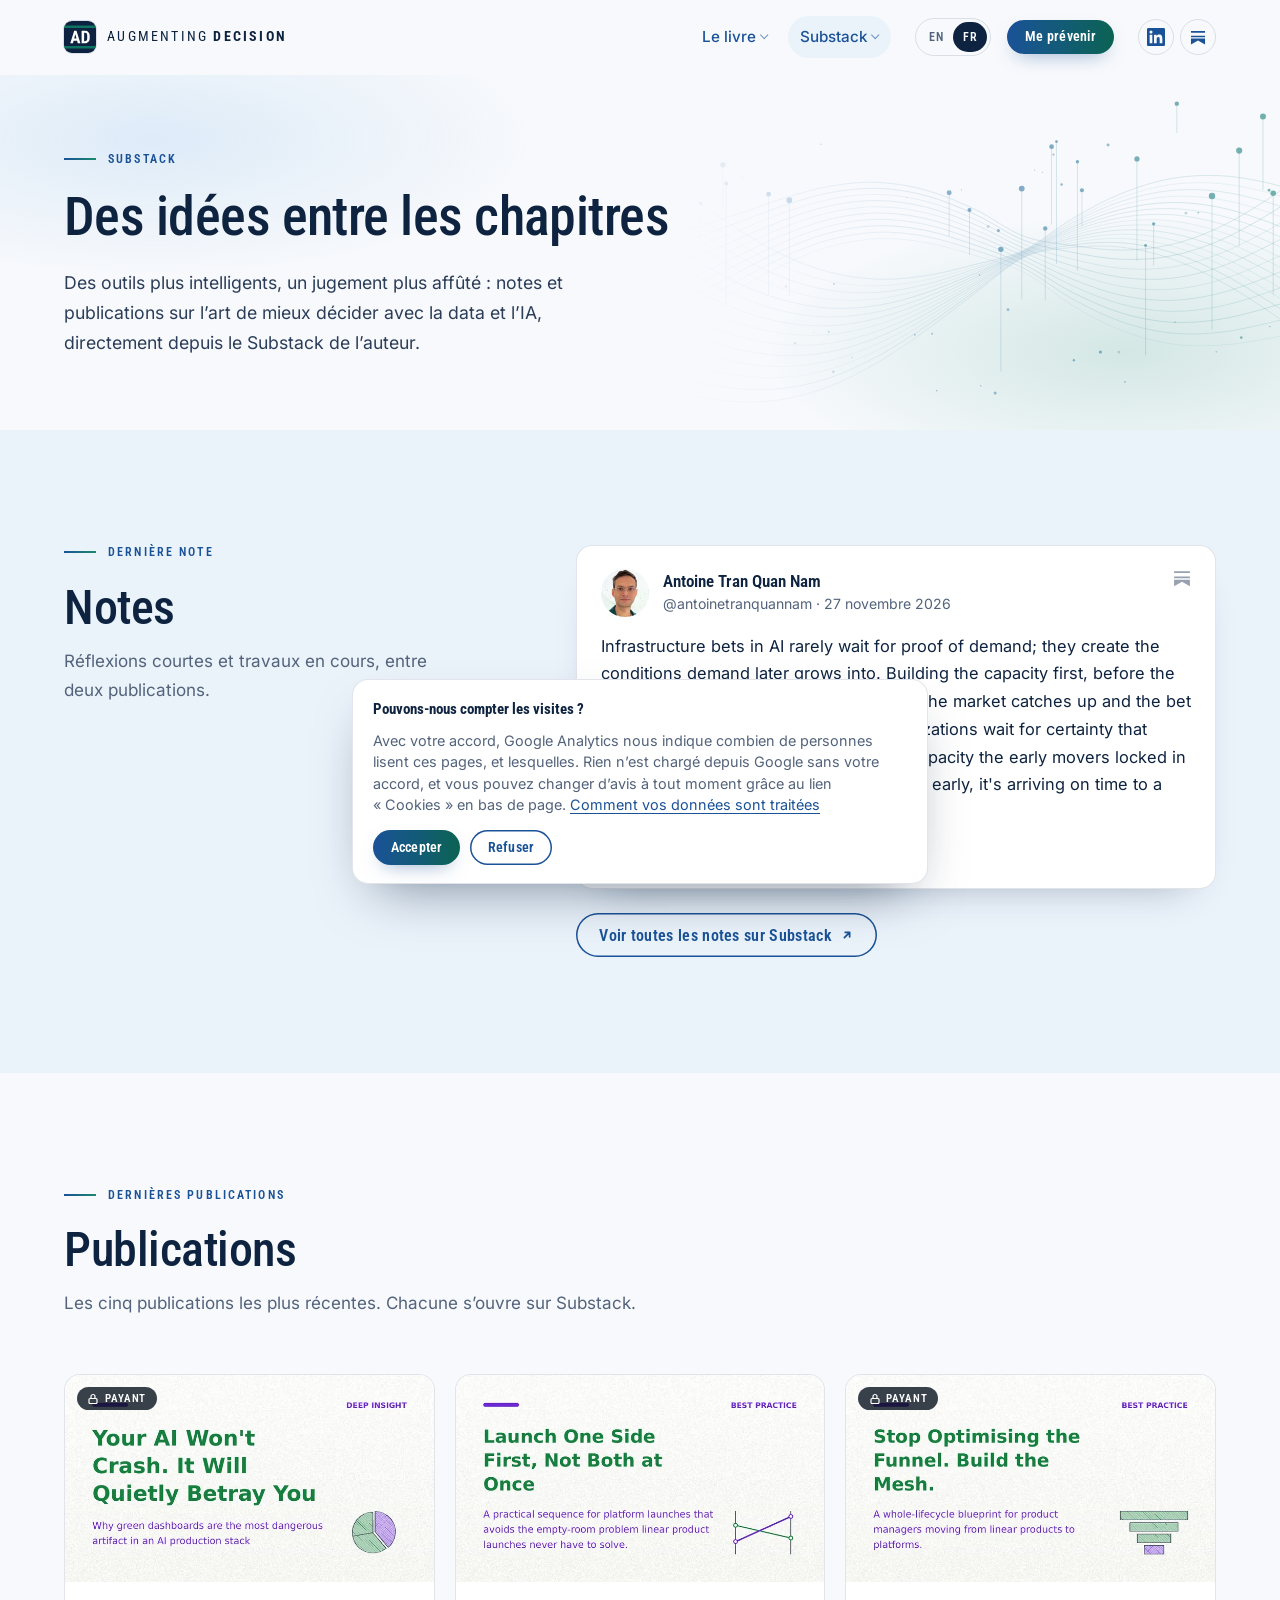
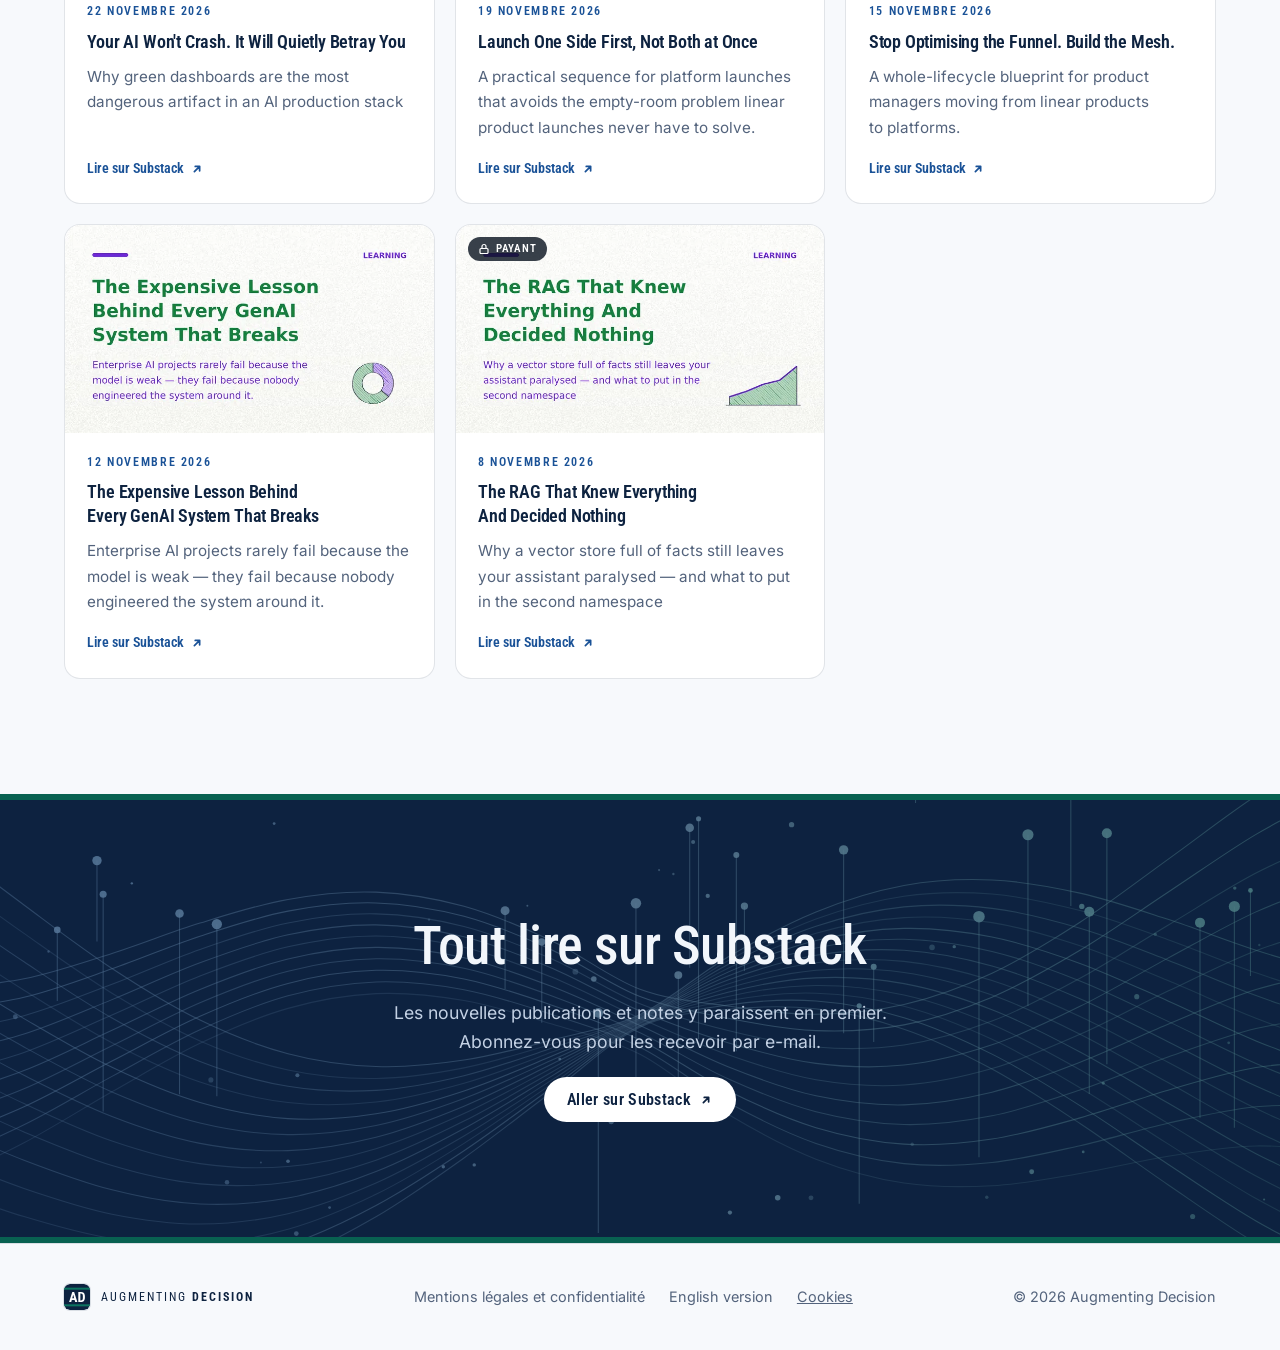
<file: fr/substack.html>
<!doctype html>
<html lang="fr" prefix="og: https://ogp.me/ns#">
<head>
  <meta charset="utf-8">
  <meta name="viewport" content="width=device-width, initial-scale=1">
  <title>Substack · Augmenting Decision</title>
  <meta name="description" content="Les notes et publications d’Antoine Tran Quan Nam sur l’art de mieux décider avec la data et l’IA, depuis son Substack.">
  <meta name="author" content="Antoine Tran Quan Nam">
  <link rel="canonical" href="https://augmenting-decision.com/fr/substack.html">
  <link rel="alternate" hreflang="en" href="https://augmenting-decision.com/substack.html">
  <link rel="alternate" hreflang="fr" href="https://augmenting-decision.com/fr/substack.html">
  <link rel="alternate" hreflang="x-default" href="https://augmenting-decision.com/substack.html">

  <!-- Aperçu lors d’un partage du lien (LinkedIn, WhatsApp, X, etc.) -->
  <meta property="og:type" content="website">
  <meta property="og:site_name" content="Augmenting Decision">
  <meta property="og:title" content="Substack · Augmenting Decision">
  <meta property="og:description" content="Des idées pour mieux décider avec la data et l’IA : les dernières notes et publications du Substack d’Antoine Tran Quan Nam.">
  <meta property="og:url" content="https://augmenting-decision.com/fr/substack.html">
  <meta property="og:image" content="https://augmenting-decision.com/assets/img/share-fr-2027.jpg">
  <meta property="og:image:secure_url" content="https://augmenting-decision.com/assets/img/share-fr-2027.jpg">
  <meta property="og:image:type" content="image/jpeg">
  <meta property="og:image:width" content="1200">
  <meta property="og:image:height" content="630">
  <meta property="og:image:alt" content="Augmenting Decision, d’Antoine Tran Quan Nam : comment les données et l’IA transforment notre façon de choisir. Parution en juin 2027.">
  <meta property="og:locale" content="fr_FR">
  <meta property="og:locale:alternate" content="en_US">
  <meta name="twitter:card" content="summary_large_image">

  <meta name="color-scheme" content="light dark">
  <meta name="theme-color" content="#f7f9fc" media="(prefers-color-scheme: light)">
  <meta name="theme-color" content="#08121f" media="(prefers-color-scheme: dark)">
  <link rel="icon" href="../favicon.ico?v=2027" sizes="32x32">
  <link rel="icon" href="../assets/img/favicon.svg?v=2027" type="image/svg+xml">
  <link rel="icon" href="../favicon-192.png?v=2027" sizes="192x192" type="image/png">
  <link rel="apple-touch-icon" href="../apple-touch-icon.png?v=2027">

  <link rel="preload" href="../assets/fonts/roboto-condensed-latin-wght-normal.woff2" as="font" type="font/woff2" crossorigin>
  <link rel="preload" href="../assets/fonts/inter-latin-wght-normal.woff2" as="font" type="font/woff2" crossorigin>
  <script>document.documentElement.classList.add('js');</script>
  <link rel="stylesheet" href="../assets/css/style.css?v=d967ed28">
  <script src="../assets/js/main.js?v=5c9f78db" defer></script>
</head>
<body>
  <a class="skip-link" href="#main">Aller au contenu</a>

  <header class="site-header">
    <div class="container site-header__inner">
      <a class="brand" href="./" lang="en">
        <img src="../assets/img/favicon.svg?v=2027" width="32" height="32" alt="">
        <span><span class="brand__light">Augmenting</span> <span class="brand__strong">Decision</span></span>
      </a>
      <nav class="social" aria-label="Suivre l’auteur">
        <a class="social__link" href="https://www.linkedin.com/in/antoine-tran-b0149480" target="_blank" rel="noopener" title="LinkedIn"><svg aria-hidden="true" width="18" height="18" viewBox="0 0 24 24" fill="currentColor"><path d="M20.45 20.45h-3.56v-5.57c0-1.33-.02-3.04-1.85-3.04-1.85 0-2.14 1.45-2.14 2.94v5.67H9.35V9h3.41v1.56h.05c.48-.9 1.64-1.85 3.37-1.85 3.6 0 4.27 2.37 4.27 5.46v6.28zM5.34 7.43a2.06 2.06 0 1 1 0-4.13 2.06 2.06 0 0 1 0 4.13zM7.12 20.45H3.56V9h3.56v11.45zM22.22 0H1.77C.79 0 0 .77 0 1.73v20.54C0 23.23.79 24 1.77 24h20.45c.98 0 1.78-.77 1.78-1.73V1.73C24 .77 23.2 0 22.22 0z"/></svg><span class="visually-hidden">Antoine Tran Quan Nam sur LinkedIn (s’ouvre dans un nouvel onglet)</span></a>
        <a class="social__link" href="https://open.substack.com/pub/antoinetranquannam" target="_blank" rel="noopener" title="Substack"><svg aria-hidden="true" width="16" height="16" viewBox="0 0 24 24" fill="currentColor"><path d="M22.54 5.46H1.46V2.93h21.08v2.53zm0 4.48H1.46v2.54h21.08V9.94zM1.46 14.42v8.65L12 17.16l10.54 5.91v-8.65H1.46z"/></svg><span class="visually-hidden">Antoine Tran Quan Nam sur Substack (s’ouvre dans un nouvel onglet)</span></a>
      </nav>
      <button class="menu-toggle" type="button" aria-expanded="false" aria-controls="site-menu" aria-label="Menu"><svg class="menu-toggle__open" aria-hidden="true" width="22" height="22" viewBox="0 0 24 24" fill="none" stroke="currentColor" stroke-width="2" stroke-linecap="round"><path d="M4 7h16M4 12h16M4 17h16"/></svg><svg class="menu-toggle__close" aria-hidden="true" width="22" height="22" viewBox="0 0 24 24" fill="none" stroke="currentColor" stroke-width="2" stroke-linecap="round"><path d="M6 6l12 12M18 6 6 18"/></svg></button>
      <div class="site-menu" id="site-menu">
      <nav class="site-nav" aria-label="Navigation principale">
        <div class="site-nav__group">
          <a class="site-nav__top" href="./">Le livre</a>
          <div class="site-nav__sub">
            <a href="./#livre">À propos du livre</a>
            <a href="./#pourquoi">Pourquoi maintenant</a>
            <a href="./#contenu">Au programme</a>
            <a href="./#sommaire">Sommaire</a>
            <a href="./#temoignages">Témoignages</a>
            <a href="./#auteur">Derrière le livre</a>
            <a href="./#editeur">L’éditeur</a>
          </div>
        </div>
        <div class="site-nav__group">
          <a class="site-nav__top" href="substack.html" aria-current="page">Substack</a>
          <div class="site-nav__sub">
            <a href="#notes">Notes</a>
            <a href="#posts">Publications</a>
          </div>
        </div>
      </nav>
      <div class="header-actions">
        <nav class="lang" aria-label="Langue">
          <a href="../substack.html" hreflang="en" lang="en" title="English">EN</a>
          <a href="substack.html" hreflang="fr" lang="fr" title="Français" aria-current="page">FR</a>
        </nav>
        <a class="btn btn--small" href="./#inscription">Me prévenir</a>
      </div>
      </div>
    </div>
  </header>

    <main id="main">
    <!-- Intro ------------------------------------------------------------- -->
    <section class="page-hero" data-section="hero">
      <div class="container page-hero__inner">
        <p class="kicker">Substack</p>
        <h1 class="page-hero__title">Des idées entre les chapitres</h1>
        <p class="page-hero__lead">Des outils plus intelligents, un jugement plus affûté&nbsp;: notes et publications sur l’art de mieux décider avec la data et l’IA, directement depuis le Substack de l’auteur.</p>
      </div>
    </section>

    <!-- Notes ------------------------------------------------------------- -->
    <section class="section section--alt" id="notes" data-section="notes" aria-labelledby="notes-title">
      <div class="container notes">
        <div class="section__head">
          <p class="kicker">Dernière note</p>
          <h2 id="notes-title">Notes</h2>
          <p class="section__intro">Réflexions courtes et travaux en cours, entre deux publications.</p>
        </div>
        <div class="notes__latest">
          <!-- substack:note -->
          <article class="note" aria-label="Dernière note">
            <div class="note__head">
              <img class="note__avatar" src="../assets/img/author-avatar.webp" width="96" height="96" alt="">
              <div>
                <p class="note__author">Antoine Tran Quan Nam</p>
                <p class="note__meta">@antoinetranquannam · <time class="note__date" datetime="2026-11-27">27 novembre 2026</time></p>
              </div>
              <svg class="note__logo" aria-hidden="true" width="18" height="18" viewBox="0 0 24 24" fill="currentColor"><path d="M22.54 5.46H1.46V2.93h21.08v2.53zm0 4.48H1.46v2.54h21.08V9.94zM1.46 14.42v8.65L12 17.16l10.54 5.91v-8.65H1.46z"/></svg>
            </div>
            <div class="note__text" lang="en"><p>Infrastructure bets in AI rarely wait for proof of demand; they create the conditions demand later grows into. Building the capacity first, before the use case is obvious, looks reckless until the market catches up and the bet looks inevitable in hindsight. Most organizations wait for certainty that never arrives, then pay retail prices for capacity the early movers locked in cheap. The real risk isn&#x27;t overbuilding too early, it&#x27;s arriving on time to a market that already closed.</p></div>
            <a class="note__link" href="https://substack.com/note/c-398157804" target="_blank" rel="noopener">Lire la note sur Substack <svg aria-hidden="true" width="14" height="14" viewBox="0 0 16 16" fill="none" stroke="currentColor" stroke-width="2" stroke-linecap="round" stroke-linejoin="round"><path d="M5 11 11 5M6 5h5v5"/></svg><span class="visually-hidden"> (s’ouvre dans un nouvel onglet)</span></a>
          </article>
          <p class="note-all"><a class="btn btn--outline" href="https://substack.com/@antoinetranquannam/notes" target="_blank" rel="noopener">Voir toutes les notes sur Substack <svg aria-hidden="true" width="14" height="14" viewBox="0 0 16 16" fill="none" stroke="currentColor" stroke-width="2" stroke-linecap="round" stroke-linejoin="round"><path d="M5 11 11 5M6 5h5v5"/></svg><span class="visually-hidden"> (s’ouvre dans un nouvel onglet)</span></a></p>
          <!-- /substack:note -->
        </div>
      </div>
    </section>

    <!-- Posts ------------------------------------------------------------- -->
    <section class="section" id="posts" data-section="posts" aria-labelledby="posts-title">
      <div class="container">
        <div class="section__head">
          <p class="kicker">Dernières publications</p>
          <h2 id="posts-title">Publications</h2>
          <p class="section__intro">Les cinq publications les plus récentes. Chacune s’ouvre sur Substack.</p>
        </div>
        <!-- substack:posts -->
        <ol class="posts">
          <li class="post">
            <a class="post__link" href="https://antoinetranquannam.substack.com/p/your-ai-wont-crash-it-will-quietly" target="_blank" rel="noopener">
              <span class="post__badge"><svg aria-hidden="true" width="12" height="12" viewBox="0 0 24 24" fill="none" stroke="currentColor" stroke-width="2.4" stroke-linecap="round" stroke-linejoin="round"><rect x="4" y="11" width="16" height="10" rx="2"/><path d="M8 11V7a4 4 0 0 1 8 0v4"/></svg> Payant</span>
              <img class="post__image" src="../assets/img/substack/post-9df0e386c406.webp" width="720" height="405" alt="" loading="lazy">
              <div class="post__body">
                <time class="post__date" datetime="2026-11-22">22 novembre 2026</time>
                <h3 class="post__title" lang="en">Your AI Won&#x27;t Crash. It Will Quietly Betray You</h3>
                <p class="post__excerpt" lang="en">Why green dashboards are the most dangerous artifact in an AI production stack</p>
                <span class="post__more">Lire sur Substack <svg aria-hidden="true" width="14" height="14" viewBox="0 0 16 16" fill="none" stroke="currentColor" stroke-width="2" stroke-linecap="round" stroke-linejoin="round"><path d="M5 11 11 5M6 5h5v5"/></svg><span class="visually-hidden"> (s’ouvre dans un nouvel onglet)</span></span>
              </div>
            </a>
          </li>
          <li class="post">
            <a class="post__link" href="https://antoinetranquannam.substack.com/p/launch-one-side-first-not-both-at" target="_blank" rel="noopener">
              <img class="post__image" src="../assets/img/substack/post-e45ae3684a5c.webp" width="720" height="405" alt="" loading="lazy">
              <div class="post__body">
                <time class="post__date" datetime="2026-11-19">19 novembre 2026</time>
                <h3 class="post__title" lang="en">Launch One Side First, Not Both at Once</h3>
                <p class="post__excerpt" lang="en">A practical sequence for platform launches that avoids the empty-room problem linear product launches never have to solve.</p>
                <span class="post__more">Lire sur Substack <svg aria-hidden="true" width="14" height="14" viewBox="0 0 16 16" fill="none" stroke="currentColor" stroke-width="2" stroke-linecap="round" stroke-linejoin="round"><path d="M5 11 11 5M6 5h5v5"/></svg><span class="visually-hidden"> (s’ouvre dans un nouvel onglet)</span></span>
              </div>
            </a>
          </li>
          <li class="post">
            <a class="post__link" href="https://antoinetranquannam.substack.com/p/stop-optimising-the-funnel-build" target="_blank" rel="noopener">
              <span class="post__badge"><svg aria-hidden="true" width="12" height="12" viewBox="0 0 24 24" fill="none" stroke="currentColor" stroke-width="2.4" stroke-linecap="round" stroke-linejoin="round"><rect x="4" y="11" width="16" height="10" rx="2"/><path d="M8 11V7a4 4 0 0 1 8 0v4"/></svg> Payant</span>
              <img class="post__image" src="../assets/img/substack/post-2a4e1aca167d.webp" width="720" height="405" alt="" loading="lazy">
              <div class="post__body">
                <time class="post__date" datetime="2026-11-15">15 novembre 2026</time>
                <h3 class="post__title" lang="en">Stop Optimising the Funnel. Build the Mesh.</h3>
                <p class="post__excerpt" lang="en">A whole-lifecycle blueprint for product managers moving from linear products to platforms.</p>
                <span class="post__more">Lire sur Substack <svg aria-hidden="true" width="14" height="14" viewBox="0 0 16 16" fill="none" stroke="currentColor" stroke-width="2" stroke-linecap="round" stroke-linejoin="round"><path d="M5 11 11 5M6 5h5v5"/></svg><span class="visually-hidden"> (s’ouvre dans un nouvel onglet)</span></span>
              </div>
            </a>
          </li>
          <li class="post">
            <a class="post__link" href="https://antoinetranquannam.substack.com/p/the-expensive-lesson-behind-every" target="_blank" rel="noopener">
              <img class="post__image" src="../assets/img/substack/post-5db861bfdc48.webp" width="720" height="405" alt="" loading="lazy">
              <div class="post__body">
                <time class="post__date" datetime="2026-11-12">12 novembre 2026</time>
                <h3 class="post__title" lang="en">The Expensive Lesson Behind Every GenAI System That Breaks</h3>
                <p class="post__excerpt" lang="en">Enterprise AI projects rarely fail because the model is weak — they fail because nobody engineered the system around it.</p>
                <span class="post__more">Lire sur Substack <svg aria-hidden="true" width="14" height="14" viewBox="0 0 16 16" fill="none" stroke="currentColor" stroke-width="2" stroke-linecap="round" stroke-linejoin="round"><path d="M5 11 11 5M6 5h5v5"/></svg><span class="visually-hidden"> (s’ouvre dans un nouvel onglet)</span></span>
              </div>
            </a>
          </li>
          <li class="post">
            <a class="post__link" href="https://antoinetranquannam.substack.com/p/the-rag-that-knew-everything-and" target="_blank" rel="noopener">
              <span class="post__badge"><svg aria-hidden="true" width="12" height="12" viewBox="0 0 24 24" fill="none" stroke="currentColor" stroke-width="2.4" stroke-linecap="round" stroke-linejoin="round"><rect x="4" y="11" width="16" height="10" rx="2"/><path d="M8 11V7a4 4 0 0 1 8 0v4"/></svg> Payant</span>
              <img class="post__image" src="../assets/img/substack/post-f37d71dcb077.webp" width="720" height="405" alt="" loading="lazy">
              <div class="post__body">
                <time class="post__date" datetime="2026-11-08">8 novembre 2026</time>
                <h3 class="post__title" lang="en">The RAG That Knew Everything And Decided Nothing</h3>
                <p class="post__excerpt" lang="en">Why a vector store full of facts still leaves your assistant paralysed — and what to put in the second namespace</p>
                <span class="post__more">Lire sur Substack <svg aria-hidden="true" width="14" height="14" viewBox="0 0 16 16" fill="none" stroke="currentColor" stroke-width="2" stroke-linecap="round" stroke-linejoin="round"><path d="M5 11 11 5M6 5h5v5"/></svg><span class="visually-hidden"> (s’ouvre dans un nouvel onglet)</span></span>
              </div>
            </a>
          </li>
        </ol>
        <!-- /substack:posts -->
      </div>
    </section>

    <!-- Read on Substack -------------------------------------------------- -->
    <section class="band section" aria-labelledby="cta-title" data-section="substack-cta">
      <div class="container cta">
        <h2 id="cta-title">Tout lire sur Substack</h2>
        <p>Les nouvelles publications et notes y paraissent en premier. Abonnez-vous pour les recevoir par e-mail.</p>
        <p class="cta__action"><a class="btn" href="https://antoinetranquannam.substack.com" target="_blank" rel="noopener">Aller sur Substack <svg aria-hidden="true" width="14" height="14" viewBox="0 0 16 16" fill="none" stroke="currentColor" stroke-width="2" stroke-linecap="round" stroke-linejoin="round"><path d="M5 11 11 5M6 5h5v5"/></svg><span class="visually-hidden"> (s’ouvre dans un nouvel onglet)</span></a></p>
      </div>
    </section>
  </main>

  <footer class="site-footer">
    <div class="container site-footer__inner">
      <a class="brand" href="./" lang="en">
        <img src="../assets/img/favicon.svg?v=2027" width="24" height="24" alt="">
        <span><span class="brand__light">Augmenting</span> <span class="brand__strong">Decision</span></span>
      </a>
      <nav aria-label="Pied de page">
        <a href="mentions-legales.html">Mentions légales et confidentialité</a>
        <a href="../substack.html" hreflang="en" lang="en">English version</a>
        <button class="link-button" type="button" data-consent-open>Cookies</button>
      </nav>
      <p>© <span data-year>2026</span> <span lang="en">Augmenting Decision</span></p>
    </div>
  </footer>
  <section class="consent" data-consent hidden aria-label="Cookies">
    <div class="consent__box">
      <p class="consent__title">Pouvons-nous compter les visites&nbsp;?</p>
      <p class="consent__text">Avec votre accord, Google Analytics nous indique combien de personnes lisent ces pages, et lesquelles. Rien n’est chargé depuis Google sans votre accord, et vous pouvez changer d’avis à tout moment grâce au lien «&nbsp;Cookies&nbsp;» en bas de page. <a href="mentions-legales.html#confidentialite">Comment vos données sont traitées</a></p>
      <div class="consent__actions">
        <button class="btn btn--small" type="button" data-consent-accept>Accepter</button>
        <button class="btn btn--small btn--outline" type="button" data-consent-decline>Refuser</button>
      </div>
    </div>
  </section>
</body>
</html>
</file>
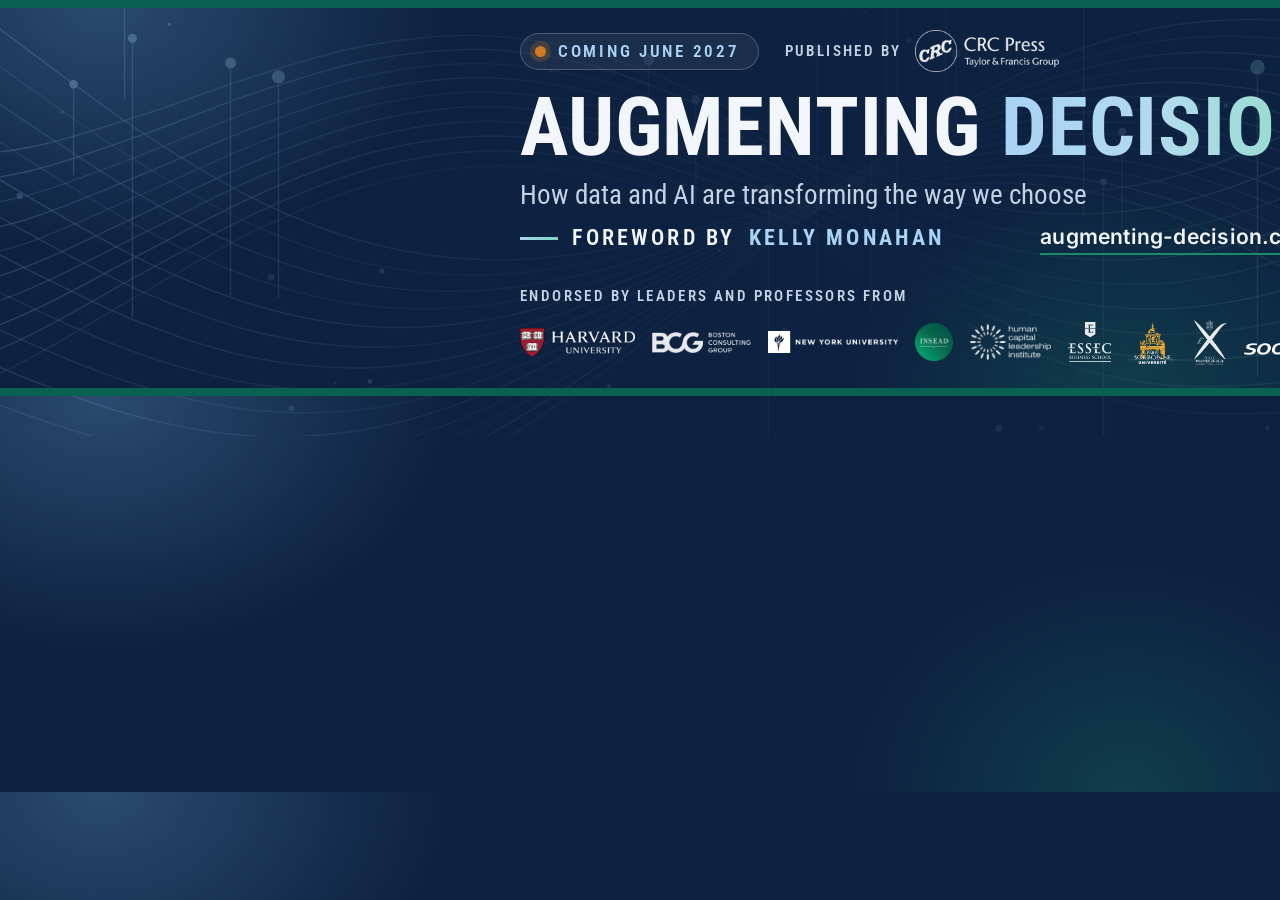
<file: tools/linkedin-banner.html>
<!doctype html>
<html lang="en"><head><meta charset="utf-8">
<!-- LinkedIn profile banner, 1584x396 (LinkedIn's size). To regenerate: run "python3 -m http.server" at the
     site root, open /tools/linkedin-banner.html in a 1584x396 window and take a screenshot (2x for a sharper file).
     Keep the bottom-left corner free: LinkedIn puts the profile photo there. -->
<style>
@font-face { font-family: "RC"; src: url("/assets/fonts/roboto-condensed-latin-wght-normal.woff2") format("woff2"); font-weight: 100 900; }
@font-face { font-family: "Inter"; src: url("/assets/fonts/inter-latin-wght-normal.woff2") format("woff2"); font-weight: 100 900; }
* { box-sizing: border-box; margin: 0; }
body { position: relative; width: 1584px; height: 396px; overflow: hidden; font-family: "Inter"; color: #f2f6fb;
  background:
    radial-gradient(38% 90% at 8% 0%, rgba(120,178,232,.28), rgba(120,178,232,0) 70%),
    radial-gradient(30% 80% at 88% 100%, rgba(26,138,107,.26), rgba(26,138,107,0) 70%),
    #0d2240; }
/* The cover's title panel: two teal-green bars */
body::before, body::after { content: ""; position: absolute; left: 0; right: 0; height: 8px; background: #086151; z-index: 3; }
body::before { top: 0; } body::after { bottom: 0; }
.waves { position: absolute; inset: -40px -60px -40px 0; background: url("/assets/img/waves-dark.svg") center / cover no-repeat; opacity: .42;
  -webkit-mask-image: linear-gradient(90deg, #000 0%, rgba(0,0,0,.35) 30%, rgba(0,0,0,.15) 55%, #000 100%); }
.text { position: absolute; left: 520px; top: 30px; width: 810px; }
.meta { display: flex; align-items: center; gap: 26px; }
.pill { display: inline-flex; align-items: center; gap: 12px; padding: 9px 18px 9px 14px; border: 1px solid rgba(242,246,251,.22);
  border-radius: 999px; background: rgba(255,255,255,.06); color: #a9d2f5; font: 600 17px/1 "RC"; letter-spacing: .16em; text-transform: uppercase; }
.dot { width: 11px; height: 11px; border-radius: 50%; background: #d17a22; box-shadow: 0 0 0 5px rgba(209,122,34,.22); }
.pub { display: inline-flex; align-items: center; gap: 14px; color: #c3d1e4; font: 600 15px/1 "RC"; letter-spacing: .16em; text-transform: uppercase; }
.pub img { height: 42px; filter: brightness(0) invert(1); opacity: .92; }
h1 { margin-top: 18px; font: 700 81px/0.95 "RC"; letter-spacing: .01em; text-transform: uppercase; white-space: nowrap; }
.grad { background: linear-gradient(90deg, #a9d2f5 0%, #b2dbee 50%, #8fdcc4 100%); -webkit-background-clip: text; background-clip: text; color: transparent; }
.sub { margin-top: 12px; color: #c3d1e4; font: 400 27px/1.2 "RC"; }
.fw { display: flex; align-items: center; gap: 14px; margin-top: 16px; color: #f2f6fb; font: 600 22px/1 "RC"; letter-spacing: .14em; text-transform: uppercase; }
.fw::before { content: ""; width: 38px; height: 3px; background: linear-gradient(90deg, #a9d2f5, #7fd6be); }
.fw b { color: #a9d2f5; font-weight: 700; }
.url { position: absolute; right: 270px; top: 226px; color: #f2f6fb; font: 600 21px/1 "Inter"; letter-spacing: .01em;
  padding-bottom: 6px; border-bottom: 2px solid #1a8a6b; }
.book { position: absolute; right: 52px; top: 22px; width: 178px; transform: perspective(1400px) rotateY(-14deg); }
.book img { display: block; width: 100%; border-radius: 2px 5px 5px 2px;
  box-shadow: 0 0 0 1px rgba(255,255,255,.08), 0 22px 40px -14px rgba(0,0,0,.65), 0 40px 70px -30px rgba(26,138,107,.5); }
.endorsed { position: absolute; left: 520px; right: 44px; bottom: 26px; }
.endorsed p { color: #c3d1e4; font: 600 15px/1 "RC"; letter-spacing: .16em; text-transform: uppercase; }
.logos { display: flex; align-items: center; justify-content: space-between; height: 56px; margin-top: 10px; }
.logos img { display: block; width: auto; }
.mono { filter: brightness(0) invert(1); opacity: .9; }
</style></head>
<body>
  <div class="waves"></div>
  <div class="text">
    <div class="meta">
      <p class="pill"><span class="dot"></span>Coming June 2027</p>
      <p class="pub">Published by <img src="/assets/img/logos/crc-press.webp" alt="CRC Press, Taylor &amp; Francis Group"></p>
    </div>
    <h1>Augmenting <span class="grad">Decision</span></h1>
    <p class="sub">How data and AI are transforming the way we choose</p>
    <p class="fw">Foreword by <b>Kelly Monahan</b></p>
  </div>
  <p class="url">augmenting-decision.com</p>
  <div class="book"><img src="/assets/img/cover.webp" alt="Augmenting Decision cover"></div>
  <div class="endorsed">
    <p>Endorsed by leaders and professors from</p>
    <div class="logos">
      <img src="/assets/img/logos/harvard-white.webp" style="height:29px" alt="Harvard University">
      <img class="mono" src="/assets/img/logos/bcg.webp" style="height:21px" alt="BCG">
      <img src="/assets/img/logos/nyu-white.webp" style="height:22px" alt="New York University">
      <img src="/assets/img/logos/insead.webp" style="height:38px" alt="INSEAD">
      <img class="mono" src="/assets/img/logos/hcli.webp" style="height:36px" alt="Human Capital Leadership Institute">
      <img class="mono" src="/assets/img/logos/essec.webp" style="height:40px" alt="ESSEC Business School">
      <img src="/assets/img/logos/sorbonne-white.webp" style="height:43px" alt="Sorbonne Université">
      <img class="mono" src="/assets/img/logos/polytechnique.webp" style="height:45px" alt="École polytechnique">
      <img src="/assets/img/logos/sodexo-white.webp" style="height:26px" alt="Sodexo">
      <img class="mono" src="/assets/img/logos/opella.webp" style="height:22px" alt="Opella">
      <img class="mono" src="/assets/img/logos/h1.webp" style="height:22px" alt="H1">
      <img class="mono" src="/assets/img/logos/nextwire.webp" style="height:38px" alt="Nextwire">
    </div>
  </div>
</body></html>
</file>
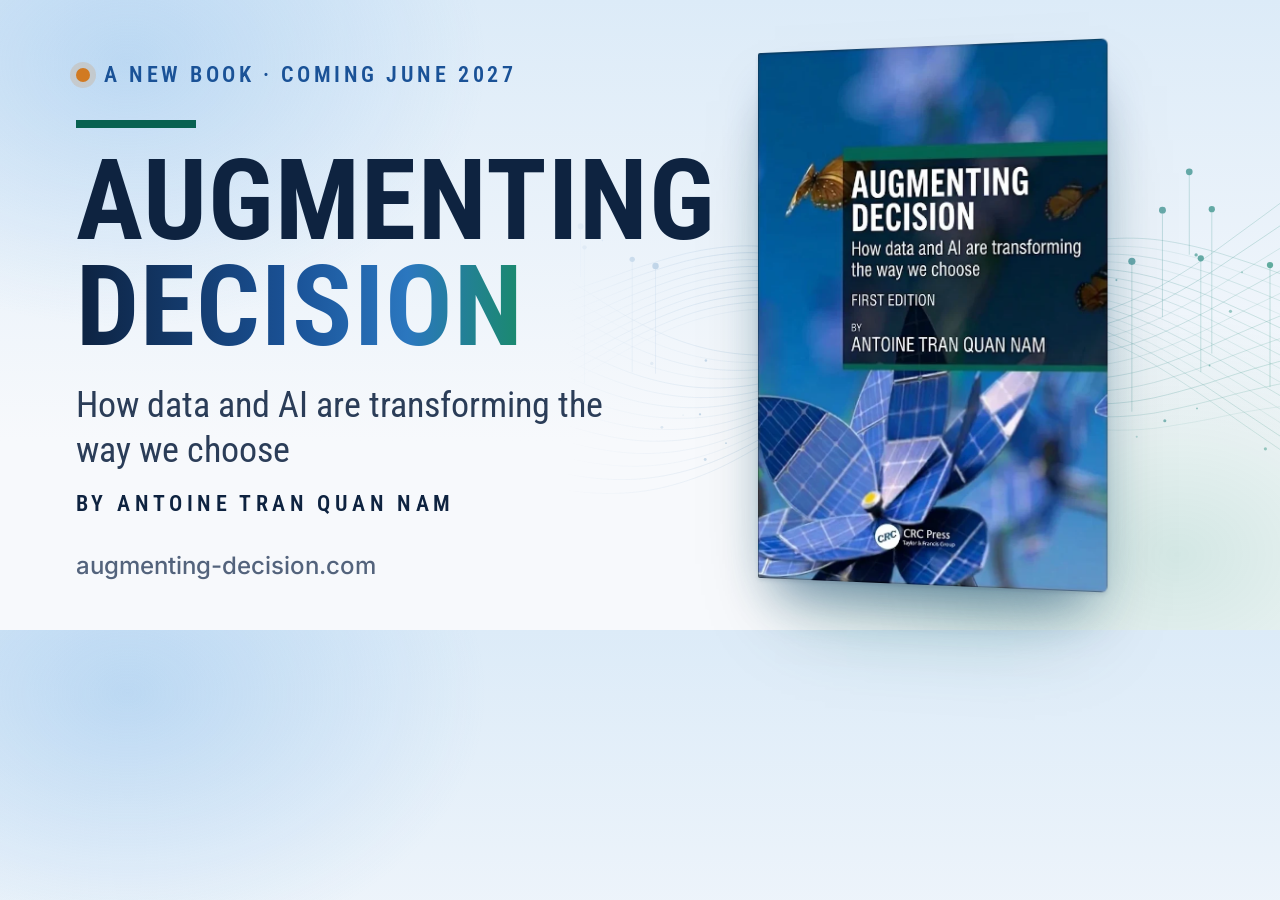
<file: tools/og-image.html>
<!doctype html>
<html><head><meta charset="utf-8">
<!-- Share preview (share-en-2027.jpg / share-fr-2027.jpg, 1200x630). To regenerate: run "python3 -m http.server" at the site root,
     open /tools/og-image.html (add ?lang=fr for French) in a 1200x630 window and take a screenshot. -->
<style>
@font-face { font-family: "RC"; src: url("/assets/fonts/roboto-condensed-latin-wght-normal.woff2") format("woff2"); font-weight: 100 900; }
@font-face { font-family: "Inter"; src: url("/assets/fonts/inter-latin-wght-normal.woff2") format("woff2"); font-weight: 100 900; }
* { box-sizing: border-box; margin: 0; }
body { width: 1200px; height: 630px; overflow: hidden; position: relative; font-family: "Inter"; color: #0e2340;
  background:
    radial-gradient(40% 60% at 10% 10%, rgba(120,178,232,.35), rgba(120,178,232,0) 70%),
    radial-gradient(35% 55% at 92% 88%, rgba(26,138,107,.16), rgba(26,138,107,0) 70%),
    linear-gradient(180deg, #dcebf8 0%, #f7f9fc 70%); }
.waves { position: absolute; inset: 40px -120px 20px 520px; background: url("/assets/img/waves-light.svg") center / contain no-repeat; opacity: .75;
  -webkit-mask-image: linear-gradient(90deg, transparent 5%, #000 40%); }
.text { position: absolute; left: 76px; top: 64px; width: 640px; }
.status { display: inline-flex; align-items: center; gap: 14px; color: #1a5297; font: 600 22px/1 "RC"; letter-spacing: .16em; text-transform: uppercase; }
.dot { width: 14px; height: 14px; border-radius: 50%; background: #d17a22; box-shadow: 0 0 0 6px rgba(209,122,34,.18); }
.bar { width: 120px; height: 8px; background: #086151; margin: 34px 0 20px; }
h1 { font: 700 112px/0.95 "RC"; text-transform: uppercase; letter-spacing: .01em; }
h1 span { display: block; }
.grad { width: fit-content; background: linear-gradient(90deg, #0d2240 0%, #1a5297 48%, #2b77bf 74%, #1a8a6b 100%); -webkit-background-clip: text; color: transparent; }
.sub { margin-top: 22px; font: 400 36px/1.25 "RC"; color: #2b3d58; max-width: 560px; }
.by { margin-top: 20px; font: 600 22px/1 "RC"; letter-spacing: .2em; text-transform: uppercase; }
.site { position: absolute; left: 76px; bottom: 52px; font: 500 24px/1 "Inter"; color: #53637c; }
.book { position: absolute; right: 92px; top: 46px; width: 360px; transform: perspective(1600px) rotateY(-14deg); }
.book img { width: 100%; display: block; border-radius: 2px 6px 6px 2px;
  box-shadow: 0 2px 4px rgba(14,35,64,.12), 0 30px 50px -18px rgba(20,62,112,.5), 0 60px 90px -40px rgba(11,99,82,.4); }
</style></head>
<body>
  <div class="waves"></div>
  <div class="text">
    <p class="status"><span class="dot"></span><span id="status"></span></p>
    <div class="bar"></div>
    <h1><span>Augmenting</span><span class="grad">Decision</span></h1>
    <p class="sub" id="sub"></p>
    <p class="by" id="by"></p>
  </div>
  <p class="site">augmenting-decision.com</p>
  <div class="book"><img src="/assets/img/cover.webp" alt=""></div>
<script>
  var q = new URLSearchParams(location.search);
  var fr = q.get('lang') === 'fr';
  document.getElementById('status').textContent = fr ? 'Un nouveau livre · Parution en juin 2027' : 'A new book · Coming June 2027';
  document.getElementById('sub').textContent = fr ? 'Comment les données et l’IA transforment notre façon de choisir' : 'How data and AI are transforming the way we choose';
  document.getElementById('by').textContent = fr ? 'Par Antoine Tran Quan Nam' : 'By Antoine Tran Quan Nam';
</script>
</body></html>
</file>
<file: assets/css/style.css>
/* ==========================================================================
   Augmenting Decision: site styles
   One stylesheet for every page. Colors and fonts are set once in :root and
   follow the book cover (CRC Press, first edition): a blue sky, a deep navy
   title panel between two green bars, monarch butterflies, condensed capitals.
   ========================================================================== */

/* Fonts (self-hosted, no third-party requests) ---------------------------- */
@font-face {
  font-family: "Roboto Condensed";
  src: url("../fonts/roboto-condensed-latin-wght-normal.woff2") format("woff2");
  font-weight: 100 900;
  font-style: normal;
  font-display: swap;
}
@font-face {
  font-family: "Inter";
  src: url("../fonts/inter-latin-wght-normal.woff2") format("woff2");
  font-weight: 100 900;
  font-style: normal;
  font-display: swap;
}

/* Design tokens (colours sampled from the cover) ---------------------------- */
:root {
  color-scheme: light dark;

  --paper: #f7f9fc;
  --paper-alt: #eaf2fa;      /* pale sky */
  --card: #ffffff;
  --ink: #0e2340;            /* the title panel's navy */
  --ink-soft: #2b3d58;
  --muted: #53637c;
  --line: rgba(14, 35, 64, 0.12);

  --blue: #1a5297;           /* the sky, deepened for text (7.4:1 on the page) */
  --navy: #0d2240;
  --sky: #8fbfe8;
  --green: #1a8a6b;
  /* The cover's teal-green bars, deep enough for small text. */
  --green-text: #0b6352;
  /* The monarch butterflies: decoration only, never text. */
  --monarch: #d17a22;

  /* Navy, through the sky, to the cover's green. */
  --brand-gradient: linear-gradient(90deg, #0d2240 0%, #1a5297 48%, #2b77bf 74%, #1a8a6b 100%);
  --button-gradient: linear-gradient(90deg, #1a5297 0%, #135b78 50%, #0b6352 100%);
  --rule-gradient: linear-gradient(90deg, #1a5297, #1a8a6b);
  --title-light: #0e2340;
  --accent-text: #1a5297;
  --focus: #2b77bf;
  --error: #b3261e;
  --todo: rgba(143, 191, 232, 0.3);
  --waves: url("../img/waves-light.svg");

  /* Navy bands, like the cover's title panel */
  --band: #0d2240;
  --band-bar: #086151;       /* the green bars above and below it */
  --on-band: #f2f6fb;
  --on-band-muted: #c3d1e4;
  --on-band-line: rgba(242, 246, 251, 0.18);
  --band-gradient-text: linear-gradient(90deg, #a9d2f5 0%, #b2dbee 50%, #8fdcc4 100%);

  --font-display: "Roboto Condensed", "Arial Narrow", "Helvetica Neue", system-ui, sans-serif;
  --font-sans: "Inter", system-ui, -apple-system, "Segoe UI", Roboto, "Helvetica Neue", Arial, sans-serif;

  --container: 72rem;
  --gutter: clamp(1rem, 4vw, 2.5rem);
  --radius: 16px;
  --section-space: clamp(4rem, 9vw, 7.5rem);
}

@media (prefers-color-scheme: dark) {
  :root {
    --paper: #08121f;
    --paper-alt: #0d1a2c;
    --card: #12223a;
    --ink: #eef3fa;
    --ink-soft: #cfd9e8;
    --muted: #9aabc3;
    --line: rgba(238, 243, 250, 0.12);

    --brand-gradient: linear-gradient(90deg, #cfe5fa 0%, #8ec5f4 45%, #7fd6be 100%);
    --button-gradient: linear-gradient(90deg, #1f5fa8 0%, #156a84 50%, #0d7461 100%);
    --rule-gradient: linear-gradient(90deg, #8ec5f4, #7fd6be);
    --title-light: #eef3fa;
    --accent-text: #8ec5f4;
    --green-text: #7fd6be;
    --focus: #8ec5f4;
    --error: #ff8f87;
    --todo: rgba(143, 191, 232, 0.3);
    --waves: url("../img/waves-dark.svg");

    --band: #0b1d36;
  }
}

/* Base --------------------------------------------------------------------- */
*,
*::before,
*::after {
  box-sizing: border-box;
}

html {
  -webkit-text-size-adjust: 100%;
  text-size-adjust: 100%;
  scroll-behavior: smooth;
  /* Room for the sticky header when jumping to a section. */
  scroll-padding-top: 5.5rem;
}

body {
  margin: 0;
  background: var(--paper);
  color: var(--ink-soft);
  font: 400 1.0625rem/1.7 var(--font-sans);
  -webkit-font-smoothing: antialiased;
  -moz-osx-font-smoothing: grayscale;
}

img,
svg {
  display: block;
  max-width: 100%;
  height: auto;
}

h1,
h2,
h3 {
  margin: 0;
  color: var(--ink);
  font-family: var(--font-display);
  font-weight: 500;
  line-height: 1.15;
  letter-spacing: -0.01em;
  text-wrap: balance;
}

p,
ul,
ol {
  margin: 0;
}

p {
  text-wrap: pretty;
}

a {
  color: inherit;
  text-decoration-thickness: 1px;
  text-underline-offset: 0.2em;
}

/* Book title in running text, set in capitals like on the cover. */
cite {
  color: var(--ink);
  font-family: var(--font-display);
  font-size: 0.84em;
  font-style: normal;
  font-weight: 600;
  letter-spacing: 0.06em;
  text-transform: uppercase;
}

:focus-visible {
  outline: 3px solid var(--focus);
  outline-offset: 3px;
  border-radius: 4px;
}

::selection {
  background: #cfe3f6;
  color: #0e2340;
}

.container {
  width: min(100% - 2 * var(--gutter), var(--container));
  margin-inline: auto;
}

.visually-hidden {
  position: absolute !important;
  width: 1px;
  height: 1px;
  margin: -1px;
  padding: 0;
  overflow: hidden;
  clip: rect(0 0 0 0);
  white-space: nowrap;
  border: 0;
}

.skip-link {
  position: absolute;
  top: -10rem;
  left: 1rem;
  z-index: 10;
  padding: 0.75rem 1rem;
  border-radius: 8px;
  background: var(--ink);
  color: var(--paper);
  font-weight: 600;
  text-decoration: none;
}
/* Shown just below the fixed header, which is drawn above everything. */
.skip-link:focus {
  position: fixed;
  top: calc(var(--header-h, 4.75rem) + 0.5rem);
}

/* Gradient text: navy, through the sky, to the cover's green. */
.gradient-text {
  background: var(--brand-gradient);
  -webkit-background-clip: text;
  background-clip: text;
  color: transparent;
  -webkit-text-fill-color: transparent;
}
@media (forced-colors: active) {
  .gradient-text {
    background: none;
    color: CanvasText;
    -webkit-text-fill-color: currentColor;
  }
}

/* Placeholder text you still need to replace. Search the HTML for class="todo". */
.todo {
  background: var(--todo);
  border-radius: 4px;
  padding: 0 0.2em;
  box-decoration-break: clone;
  -webkit-box-decoration-break: clone;
}

/* Buttons ------------------------------------------------------------------ */
.btn {
  display: inline-flex;
  align-items: center;
  justify-content: center;
  gap: 0.5rem;
  padding: 0.85rem 1.45rem;
  border: 0;
  border-radius: 999px;
  background: var(--button-gradient);
  color: #ffffff;
  font: 600 0.98rem/1.1 var(--font-display);
  letter-spacing: 0.02em;
  text-decoration: none;
  white-space: nowrap;
  cursor: pointer;
  box-shadow: 0 8px 20px -10px rgba(26, 82, 151, 0.6);
  transition: transform 0.15s ease, box-shadow 0.15s ease, filter 0.15s ease;
}
.btn:hover {
  filter: brightness(1.08);
  transform: translateY(-1px);
  box-shadow: 0 12px 26px -12px rgba(26, 82, 151, 0.7);
}
.btn:active {
  transform: translateY(0);
}
.btn--small {
  padding: 0.6rem 1.1rem;
  font-size: 0.85rem;
}

/* Header ------------------------------------------------------------------- */
/* Fixed (not sticky) so it stays on screen in every browser, in-app browsers included.
   The page starts below it: main.js measures its height into --header-h. */
.site-header {
  position: fixed;
  top: 0;
  left: 0;
  right: 0;
  z-index: 20;
  padding-block: 1rem;
  border-bottom: 1px solid transparent;
  /* Solid, with no blur effect: blurred bars can vanish while scrolling on some graphics cards. */
  background: var(--paper);
  transition: border-color 0.2s ease, box-shadow 0.2s ease;
}
/* main.js also shows the header in the browser's "top layer" (as a popover), which is
   drawn above the page and is not moved or hidden by anything done to the page itself.
   These rules cancel the browser's default popover box. */
/* If anything closes that popover, keep the header showing as a plain fixed bar
   (browsers hide closed popovers by default). */
.site-header[popover]:not(:popover-open) {
  display: block;
}
.site-header[popover] {
  bottom: auto;
  width: auto;
  height: auto;
  margin: 0;
  padding-inline: 0;
  border-width: 0 0 1px;
  border-style: solid;
  overflow: visible;
  color: inherit;
}
.site-header + main {
  margin-top: var(--header-h, 4.75rem);
}
/* Once the page is scrolled, a thin line separates the header from the content. */
.site-header.is-scrolled {
  border-bottom-color: var(--line);
  box-shadow: 0 8px 24px -20px rgba(14, 35, 64, 0.35);
}
.site-header__inner {
  display: flex;
  align-items: center;
  gap: 1.5rem;
}

/* Wordmark: "AUGMENTING" light, "DECISION" bold, as on the cover. */
.brand {
  display: inline-flex;
  align-items: center;
  gap: 0.7rem;
  color: var(--ink);
  font-family: var(--font-display);
  font-size: 0.86rem;
  letter-spacing: 0.16em;
  text-decoration: none;
  text-transform: uppercase;
  white-space: nowrap;
}
.brand img {
  width: 2rem;
  height: 2rem;
  border-radius: 8px;
  box-shadow: 0 0 0 1px var(--line);
}
.brand__light {
  font-weight: 400;
}
.brand__strong {
  font-weight: 700;
}

.site-menu {
  display: flex;
  flex: 1;
  align-items: center;
  gap: 1.5rem;
}
.menu-toggle {
  display: none;
}

.site-nav {
  display: flex;
  gap: 0.5rem;
  margin-left: auto;
}
.site-nav a {
  color: var(--ink-soft);
  font-size: 0.95rem;
  font-weight: 500;
  text-decoration: none;
}
.site-nav a:hover {
  color: var(--ink);
}
.site-nav__group {
  position: relative;
}
.site-nav__top {
  display: inline-flex;
  align-items: center;
  gap: 0.35rem;
  padding: 0.5rem 0.75rem;
  border-radius: 999px;
}
.site-nav__top::after {
  content: "";
  width: 0.4rem;
  height: 0.4rem;
  margin-top: -0.2rem;
  border: solid currentColor;
  border-width: 0 1.5px 1.5px 0;
  transform: rotate(45deg);
  opacity: 0.6;
}
/* Page names in the cover's blue, their sections in its green. */
.site-nav .site-nav__top,
.site-nav .site-nav__top:hover {
  color: var(--accent-text);
}
.site-nav .site-nav__top:hover,
.site-nav .site-nav__top[aria-current="page"] {
  background: var(--paper-alt);
}
.site-nav .site-nav__sub a,
.site-nav .site-nav__sub a:hover {
  color: var(--green-text);
}
/* Drop-down with the group's sections: opens on hover or keyboard focus. */
.site-nav__sub {
  position: absolute;
  top: 100%;
  left: 0;
  z-index: 5;
  display: flex;
  flex-direction: column;
  min-width: 11rem;
  padding: 0.5rem;
  border: 1px solid var(--line);
  border-radius: 12px;
  background: var(--card);
  box-shadow: 0 18px 40px -22px rgba(14, 35, 64, 0.45);
  opacity: 0;
  visibility: hidden;
  transform: translateY(-4px);
  transition: opacity 0.15s ease, transform 0.15s ease, visibility 0s linear 0.15s;
}
.site-nav__group:hover .site-nav__sub,
.site-nav__group:focus-within .site-nav__sub {
  opacity: 1;
  visibility: visible;
  transform: none;
  transition: opacity 0.15s ease, transform 0.15s ease, visibility 0s;
}
.site-nav__sub a {
  padding: 0.5rem 0.75rem;
  border-radius: 8px;
  white-space: nowrap;
}
.site-nav__sub a:hover,
.site-nav__sub a:focus-visible {
  background: var(--paper-alt);
  outline: none;
}
.site-nav__sub a:focus-visible {
  box-shadow: inset 0 0 0 2px var(--focus);
}

.header-actions {
  display: flex;
  align-items: center;
  gap: 1rem;
}

.lang {
  display: flex;
  padding: 0.2rem;
  border: 1px solid var(--line);
  border-radius: 999px;
}
.lang a {
  padding: 0.3rem 0.6rem;
  border-radius: 999px;
  color: var(--muted);
  font-family: var(--font-display);
  font-size: 0.76rem;
  font-weight: 600;
  letter-spacing: 0.08em;
  text-decoration: none;
}
.lang a:hover {
  color: var(--ink);
}
.lang a[aria-current] {
  background: var(--ink);
  color: var(--paper);
}

/* Social links (LinkedIn, Substack) next to the language switch. */
.social {
  display: flex;
  gap: 0.4rem;
  order: 3;
}
.site-menu {
  order: 2;
}
.social__link {
  display: grid;
  place-items: center;
  width: 2.25rem;
  height: 2.25rem;
  border: 1px solid var(--line);
  border-radius: 50%;
  color: var(--accent-text);
  text-decoration: none;
  transition: border-color 0.15s ease, background-color 0.15s ease;
}
.social__link:hover {
  border-color: var(--sky);
  background: var(--paper-alt);
}

@media (max-width: 72rem) {
  /* Phones, tablets and small laptops: a menu button opens a dropdown with every link. */
  .social {
    order: 1;
    margin-left: auto;
  }
  .site-menu {
    order: 3;
    flex: none;
  }
  .menu-toggle {
    order: 2;
    display: grid;
    place-items: center;
    width: 2.75rem;
    height: 2.75rem;
    padding: 0;
    border: 1px solid var(--line);
    border-radius: 50%;
    background: var(--card);
    color: var(--ink);
    cursor: pointer;
  }
  .menu-toggle__close,
  .menu-toggle[aria-expanded="true"] .menu-toggle__open {
    display: none;
  }
  .menu-toggle[aria-expanded="true"] .menu-toggle__close {
    display: block;
  }
  .site-menu {
    display: none;
    position: absolute;
    top: calc(100% + 1px);
    left: 0;
    right: 0;
    flex-direction: column;
    align-items: stretch;
    gap: 0;
    max-height: calc(100vh - 100%);
    max-height: calc(100dvh - 100%);
    overflow-y: auto;
    padding: 0.5rem var(--gutter) 1.25rem;
    border-bottom: 1px solid var(--line);
    background: var(--paper);
    box-shadow: 0 24px 40px -24px rgba(14, 35, 64, 0.45);
  }
  .site-menu.is-open {
    display: flex;
  }
  .site-nav {
    flex-direction: column;
    gap: 0.25rem;
    margin: 0;
    padding-bottom: 0.75rem;
    border-bottom: 1px solid var(--line);
  }
  .site-nav__group + .site-nav__group {
    margin-top: 0.5rem;
    padding-top: 0.75rem;
    border-top: 1px solid var(--line);
  }
  .site-nav__top {
    display: flex;
    justify-content: space-between;
    padding: 0.7rem 0;
    border-radius: 0;
    font-family: var(--font-display);
    font-size: 1.1rem;
    font-weight: 600;
  }
  .site-nav__top::after {
    display: none;
  }
  .site-nav .site-nav__top:hover,
  .site-nav .site-nav__top[aria-current="page"] {
    background: none;
  }
  .site-nav__sub {
    position: static;
    min-width: 0;
    padding: 0 0 0.25rem 0.9rem;
    border: 0;
    border-left: 2px solid var(--green-text);
    border-radius: 0;
    background: none;
    box-shadow: none;
    opacity: 1;
    visibility: visible;
    transform: none;
    transition: none;
  }
  .site-nav__sub a {
    padding: 0.55rem 0;
    border-radius: 0;
    font-size: 1rem;
    white-space: normal;
  }
  .site-nav .site-nav__sub a:hover {
    background: none;
    text-decoration: underline;
  }
  .header-actions {
    flex-wrap: wrap;
    gap: 0.75rem;
    margin: 1rem 0 0;
  }
  .header-actions .btn {
    display: inline-flex;
    width: 100%;
    order: 1;
  }
}
@media (max-width: 26rem) {
  .site-header__inner {
    gap: 0.6rem;
  }
  .brand {
    min-width: 0;
    gap: 0.5rem;
    font-size: 0.72rem;
    letter-spacing: 0.1em;
  }
  .brand > span {
    overflow: hidden;
    text-overflow: ellipsis;
  }
  .brand img {
    flex: none;
  }
  .brand img {
    width: 1.75rem;
    height: 1.75rem;
  }
  .social {
    gap: 0.3rem;
  }
  .social__link,
  .menu-toggle {
    width: 2.25rem;
    height: 2.25rem;
  }
}

/* Hero --------------------------------------------------------------------- */
.hero {
  position: relative;
  isolation: isolate;
  overflow: hidden;
  padding-block: clamp(2rem, 5vw, 4.5rem) clamp(4rem, 8vw, 7rem);
}

/* A soft sky, like the cover's blurred blue background, with a touch of its green. */
.hero::before {
  content: "";
  position: absolute;
  inset: 0;
  z-index: -2;
  background:
    radial-gradient(42% 55% at 12% 18%, rgba(120, 178, 232, 0.3), rgba(120, 178, 232, 0) 70%),
    radial-gradient(40% 55% at 88% 78%, rgba(26, 138, 107, 0.14), rgba(26, 138, 107, 0) 70%),
    linear-gradient(180deg, rgba(143, 191, 232, 0.28), rgba(143, 191, 232, 0) 65%);
}
/* The cover's flowing lines and data points, behind the book. */
.hero::after {
  content: "";
  position: absolute;
  inset: 6% -14% 4% 42%;
  z-index: -1;
  background: var(--waves) center / contain no-repeat;
  opacity: 0.8;
  -webkit-mask-image: linear-gradient(90deg, transparent 10%, #000 45%);
  mask-image: linear-gradient(90deg, transparent 10%, #000 45%);
}

.hero__grid {
  display: grid;
  grid-template-columns: minmax(0, 1.2fr) minmax(0, 0.8fr);
  align-items: center;
  gap: clamp(2.5rem, 6vw, 6rem);
}

.hero__text {
  container-type: inline-size;
}

.status {
  display: inline-flex;
  align-items: center;
  gap: 0.65rem;
  margin-bottom: 1.75rem;
  padding: 0.55rem 0.95rem;
  border: 1px solid var(--line);
  border-radius: 999px;
  background: var(--card);
  color: var(--accent-text);
  font-family: var(--font-display);
  font-size: 0.72rem;
  font-weight: 600;
  line-height: 1.2;
  letter-spacing: 0.16em;
  text-transform: uppercase;
}
/* Launch date and publisher, side by side (stacked on narrow screens). */
.hero__meta {
  display: flex;
  flex-wrap: wrap;
  align-items: center;
  gap: 0.9rem 1.4rem;
  margin-bottom: 1.75rem;
}
.hero__meta .status {
  margin-bottom: 0;
}
.publisher {
  display: inline-flex;
  align-items: center;
  gap: 0.75rem;
  margin: 0;
  color: var(--muted);
  font-family: var(--font-display);
  font-size: 0.72rem;
  font-weight: 600;
  line-height: 1.2;
  letter-spacing: 0.16em;
  text-transform: uppercase;
}
.publisher__logo {
  display: block;
  width: auto;
  height: 2.3rem;
}
@media (prefers-color-scheme: dark) {
  /* The navy logo turns white on the dark page. */
  .publisher__logo {
    filter: brightness(0) invert(1);
    opacity: 0.9;
  }
}
.status__dot {
  flex: none;
  width: 0.5rem;
  height: 0.5rem;
  border-radius: 50%;
  background: var(--monarch);
  animation: pulse 2.4s ease-out infinite;
}
@media (max-width: 30rem) {
  /* Keep the label on one line on phones: just "Coming June 2027". */
  .status__lead {
    display: none;
  }
}
@keyframes pulse {
  0% {
    box-shadow: 0 0 0 0 rgba(209, 122, 34, 0.55);
  }
  70%,
  100% {
    box-shadow: 0 0 0 10px rgba(209, 122, 34, 0);
  }
}

/* Title in bold condensed capitals, as on the cover: "AUGMENTING" in navy, "DECISION" in the gradient. */
.hero__title {
  font-size: clamp(2.6rem, 1.2rem + 5.6vw, 6rem);
  font-size: clamp(2.6rem, 15.5cqi, 6rem);
  line-height: 0.98;
  letter-spacing: 0.01em;
  text-transform: uppercase;
}
.hero__title > span {
  display: block;
  width: fit-content;
}
.hero__title-light {
  color: var(--title-light);
  font-weight: 700;
}
.hero__title-strong {
  font-weight: 700;
}

.hero__subtitle {
  margin-top: 1.4rem;
  max-width: 30ch;
  color: var(--ink-soft);
  font-family: var(--font-display);
  font-size: clamp(1.2rem, 1.05rem + 0.8vw, 1.6rem);
  font-weight: 400;
  line-height: 1.4;
  text-wrap: balance;
}

.hero__author {
  margin-top: 1.1rem;
  color: var(--ink);
  font-family: var(--font-display);
  font-size: 0.82rem;
  font-weight: 500;
  letter-spacing: 0.22em;
  text-transform: uppercase;
}

.hero__lead {
  margin-top: 1.6rem;
  max-width: 36rem;
  font-size: 1.1rem;
}

/* 3D book. To change the cover, replace assets/img/cover.webp. */
.hero__book {
  position: relative;
  display: grid;
  place-items: center;
  perspective: 1800px;
}
.hero__book::before {
  content: "";
  position: absolute;
  z-index: -1;
  width: 90%;
  aspect-ratio: 1;
  border-radius: 50%;
  background: radial-gradient(circle, rgba(120, 178, 232, 0.32), rgba(26, 138, 107, 0.1) 50%, rgba(26, 138, 107, 0) 70%);
}

.book {
  --thickness: 22px;
  position: relative;
  width: min(100%, 21rem);
  transform: rotateY(-20deg) rotateX(3deg);
  transform-style: preserve-3d;
  transition: transform 0.7s cubic-bezier(0.2, 0.7, 0.2, 1);
}
.book:hover {
  transform: rotateY(-9deg) rotateX(2deg);
}
.book__cover {
  position: relative;
  width: 100%;
  border-radius: 2px 6px 6px 2px;
  transform: translateZ(calc(var(--thickness) / 2));
  box-shadow:
    0 0 0 1px rgba(14, 35, 64, 0.06),
    0 2px 4px rgba(14, 35, 64, 0.08),
    0 28px 48px -18px rgba(20, 62, 112, 0.45),
    0 60px 90px -40px rgba(11, 99, 82, 0.35);
}
@media (prefers-color-scheme: dark) {
  .book__cover {
    box-shadow:
      0 0 0 1px rgba(255, 255, 255, 0.06),
      0 28px 48px -18px rgba(0, 0, 0, 0.7),
      0 60px 90px -40px rgba(0, 0, 0, 0.6);
  }
}
/* Edge of the pages, on the right-hand side of the book. */
.book::after {
  content: "";
  position: absolute;
  top: 1.2%;
  bottom: 1.2%;
  left: calc(100% - var(--thickness) / 2 - 2px);
  width: var(--thickness);
  background: repeating-linear-gradient(90deg, #f7f6f3 0 2px, #dcd8d0 2px 3px);
  transform: rotateY(90deg);
}

@media (max-width: 56rem) {
  .hero__grid {
    grid-template-columns: minmax(0, 1fr);
  }
  .hero::after {
    inset: auto -30% 0 -30%;
    height: 26rem;
    opacity: 0.6;
    -webkit-mask-image: none;
    mask-image: none;
  }
  .hero__book {
    padding-block: 1rem 0;
  }
  .book {
    width: min(68%, 17rem);
  }
}

/* Substack invitation in the hero */
.substack {
  position: relative;
  max-width: 34rem;
  margin-top: 2rem;
  padding: 1.4rem 1.5rem 1.5rem;
  border: 1px solid var(--line);
  border-radius: var(--radius);
  background: var(--card);
}
.substack::before {
  content: "";
  position: absolute;
  inset: 0 auto 0 0;
  width: 3px;
  border-radius: var(--radius) 0 0 var(--radius);
  background: var(--rule-gradient);
}
.substack__kicker {
  color: var(--accent-text);
  font-family: var(--font-display);
  font-size: 0.7rem;
  font-weight: 600;
  letter-spacing: 0.18em;
  text-transform: uppercase;
}
.substack__title {
  margin-top: 0.4rem;
  font-size: 1.25rem;
  font-weight: 600;
}
.substack__text {
  margin: 0.5rem 0 1.1rem;
  color: var(--muted);
  font-size: 0.98rem;
}
.btn--outline {
  background: transparent;
  color: var(--accent-text);
  box-shadow: inset 0 0 0 1.5px currentColor;
}
.btn--outline:hover {
  background: var(--paper-alt);
  filter: none;
  box-shadow: inset 0 0 0 1.5px currentColor;
}

/* Sign-up form --------------------------------------------------------------- */
.signup {
  max-width: 34rem;
  margin-top: 2.25rem;
}

.signup__row {
  display: flex;
  gap: 0.5rem;
  padding: 0.375rem;
  border: 1px solid var(--line);
  border-radius: 999px;
  background: var(--card);
  box-shadow: 0 1px 2px rgba(14, 35, 64, 0.05), 0 14px 30px -20px rgba(20, 62, 112, 0.45);
}
.signup__row:focus-within {
  outline: 3px solid var(--focus);
  outline-offset: 2px;
}

.signup__input {
  flex: 1;
  min-width: 0;
  padding: 0.75rem 1.1rem;
  border: 0;
  border-radius: 999px;
  background: transparent;
  color: var(--ink);
  font: inherit;
}
.signup__input::placeholder {
  color: var(--muted);
  opacity: 0.85;
}
.signup__input:focus {
  outline: none;
}
.signup .btn:focus-visible {
  outline-offset: 2px;
}

/* Anti-spam field: invisible to people, filled in only by bots. */
.signup__trap {
  position: absolute;
  left: -10000px;
  width: 1px;
  height: 1px;
  overflow: hidden;
}

.signup__note {
  margin-top: 0.85rem;
  padding-inline: 1.1rem;
  color: var(--muted);
  font-size: 0.875rem;
}
.signup__note a {
  color: inherit;
}

.signup__status {
  margin-top: 0.5rem;
  padding-inline: 1.1rem;
  color: var(--ink);
  font-size: 0.95rem;
  font-weight: 500;
}
.signup__status:empty {
  margin: 0;
}
.signup[data-state="success"] .signup__status {
  color: var(--accent-text);
}
.signup--on-dark[data-state="success"] .signup__status {
  color: #c5ecb9;
}
.signup[data-state="error"] .signup__status {
  color: var(--error);
}

/* Variant used on the navy bands. */
.signup--on-dark {
  margin-inline: auto;
}
.signup--on-dark .signup__row {
  border-color: var(--on-band-line);
  background: rgba(255, 255, 255, 0.08);
  box-shadow: none;
}
.signup--on-dark .signup__input {
  color: var(--on-band);
}
.signup--on-dark .signup__input::placeholder,
.signup--on-dark .signup__note {
  color: var(--on-band-muted);
}
.signup--on-dark .signup__status {
  color: var(--on-band);
}
.signup--on-dark[data-state="error"] .signup__status {
  color: #ffb4a8;
}
.band .btn {
  background: #ffffff;
  color: var(--navy);
  box-shadow: none;
}
.band .btn:hover {
  background: #e6f0fa;
  filter: none;
}

@media (max-width: 30rem) {
  .signup__row {
    flex-direction: column;
    border-radius: var(--radius);
  }
  .signup__input {
    padding-block: 0.85rem;
  }
}

/* Featured endorsement: one quote, always shown, just before the statement band.
   Editorial pull quote: the opening lines large, the rest at reading size. */
.endorse {
  padding-block: clamp(3.5rem, 7vw, 6rem);
  background: var(--paper-alt);
}
.endorse__grid {
  display: grid;
  grid-template-columns: minmax(0, 3fr) minmax(0, 9fr);
  grid-template-areas:
    "kicker kicker"
    "mark   quote";
  column-gap: clamp(1.5rem, 5vw, 4rem);
}
.endorse__kicker {
  grid-area: kicker;
  margin-bottom: clamp(1.5rem, 3vw, 2.5rem);
}
.endorse__mark {
  grid-area: mark;
  justify-self: end;
  width: fit-content;
  height: 0.6em;
  background: var(--brand-gradient);
  -webkit-background-clip: text;
  background-clip: text;
  color: transparent;
  -webkit-text-fill-color: transparent;
  font-family: var(--font-display);
  font-size: clamp(6rem, 4rem + 7vw, 11rem);
  font-weight: 600;
  line-height: 0.85;
}
.endorse__figure {
  grid-area: quote;
  max-width: 46rem;
  margin: 0;
}
.endorse__quote {
  margin: 0;
}
.endorse__quote p {
  color: var(--ink);
  font-family: var(--font-sans);
  font-size: clamp(1.12rem, 0.98rem + 0.7vw, 1.45rem);
  font-weight: 400;
  line-height: 1.65;
  text-wrap: pretty;
}
.endorse__quote p + p {
  margin-top: 1.25rem;
}
.endorse__quote cite {
  font-size: 0.86em;
}
/* Key words in every quote (featured and carousel): the cover's blue, a little larger, bold. */
.quote-key {
  color: var(--accent-text);
  font-size: 1.12em;
  font-weight: 700;
  line-height: 1; /* keeps the lines evenly spaced */
}
/* Who said it, then the firm's logo after a thin divider. */
.endorse__by {
  display: flex;
  align-items: center;
  gap: 1rem 1.5rem;
  margin-top: 2.25rem;
}
.endorse__who {
  flex: 0 1 auto;
  min-width: 0;
  display: flex;
  flex-direction: column;
  gap: 0.25rem;
}
.endorse__who::before {
  content: "";
  width: 2rem;
  height: 2px;
  margin-bottom: 0.8rem;
  background: var(--rule-gradient);
}
.endorse__name {
  color: var(--ink);
  font-family: var(--font-display);
  font-size: 1.2rem;
  font-weight: 600;
}
.endorse__role {
  color: var(--muted);
  font-size: 1.05rem;
}
.endorse__logo {
  flex: none;
  display: block;
  align-self: flex-end;
  padding-left: 1.5rem;
  border-left: 1px solid var(--line);
}
img.endorse__logo,
.endorse__logo img {
  display: block;
  width: auto;
  height: 2.6rem;
}
/* Stacked logos (symbol above the name, like ESSEC and NEXTWIRE) need more height to stay legible. */
img.endorse__logo--tall {
  height: 5rem;
}
@media (prefers-color-scheme: dark) {
  /* One-colour logos turn white on dark backgrounds, as brands do.
     Two-colour logos (NYU) have their own white version in a <picture>. */
  .endorse__logo--mono {
    filter: brightness(0) invert(1);
    opacity: 0.88;
  }
}
/* Two featured endorsements side by side (desktop), one above the other (tablets
   and phones). Each has its own quote mark; the names line up at the bottom. */
.endorse__pair {
  display: grid;
  grid-template-columns: minmax(0, 1fr) minmax(0, 1fr);
}
.endorse__pair .endorse__figure {
  grid-area: auto; /* not the single quote's named area */
  display: flex;
  flex-direction: column;
  max-width: none;
  padding-right: clamp(1.5rem, 3.5vw, 3.5rem);
}
.endorse__pair .endorse__figure + .endorse__figure {
  padding-right: 0;
  padding-left: clamp(1.5rem, 3.5vw, 3.5rem);
  border-left: 1px solid var(--line);
}
.endorse__pair .endorse__mark {
  grid-area: auto;
  align-self: flex-start;
  margin-bottom: 1rem;
  font-size: clamp(4rem, 3rem + 3vw, 6.5rem);
}
.endorse__pair .endorse__quote {
  flex: 1;
}
.endorse__pair .endorse__quote p {
  font-size: clamp(1.05rem, 0.95rem + 0.4vw, 1.25rem);
}
@media (max-width: 56rem) {
  .endorse__pair {
    grid-template-columns: minmax(0, 1fr);
  }
  .endorse__pair .endorse__figure {
    padding-right: 0;
  }
  .endorse__pair .endorse__figure + .endorse__figure {
    margin-top: 2.75rem;
    padding-top: 2.75rem;
    padding-left: 0;
    border-left: 0;
    border-top: 1px solid var(--line);
  }
  /* Stacked, they read exactly like the single featured quotes. */
  .endorse__pair .endorse__quote p {
    font-size: clamp(1.12rem, 0.98rem + 0.7vw, 1.45rem);
  }
  .endorse__pair .endorse__mark {
    margin-bottom: 0.75rem;
    font-size: 5rem;
  }
}
/* Phones and narrow tablets: one column, the mark above the quote. */
@media (max-width: 48rem) {
  .endorse__grid {
    grid-template-columns: minmax(0, 1fr);
    grid-template-areas: "kicker" "mark" "quote";
  }
  .endorse__mark {
    justify-self: start;
    margin-bottom: 0.75rem;
    font-size: 5rem;
  }
}
/* Phones and small tablets: the logo goes under the name, without the divider. */
@media (max-width: 40rem) {
  .endorse__by {
    flex-direction: column;
    align-items: flex-start;
  }
  .endorse__logo {
    align-self: flex-start;
    padding-left: 0;
    border-left: 0;
  }
  img.endorse__logo,
  .endorse__logo img {
    height: 2.3rem;
  }
  img.endorse__logo--tall {
    height: 4.25rem;
  }
}

/* The publisher: CRC Press, Taylor & Francis ---------------------------------- */
.publisher-sec__logo {
  display: block;
  width: auto;
  height: 3.6rem;
  margin-top: 1.75rem;
}
.publisher-sec__links {
  display: flex;
  flex-wrap: wrap;
  gap: 0.75rem;
}
@media (prefers-color-scheme: dark) {
  .publisher-sec__logo {
    filter: brightness(0) invert(1);
    opacity: 0.9;
  }
}

/* Early praise: endorsement carousel -------------------------------------- */
.praise {
  padding-block: clamp(3.5rem, 7vw, 5.5rem);
  background: var(--paper-alt);
  text-align: center;
}
.praise__kicker {
  justify-content: center;
  margin-bottom: 0.5rem;
}
/* Large quotation mark in the brand gradient (navy, sky, green). */
.praise__mark {
  width: fit-content;
  margin: 0 auto;
  background: var(--brand-gradient);
  -webkit-background-clip: text;
  background-clip: text;
  color: transparent;
  -webkit-text-fill-color: transparent;
  font-family: var(--font-display);
  font-size: clamp(4.5rem, 3.5rem + 4vw, 7rem);
  font-weight: 600;
  line-height: 0.9;
  height: 0.55em;
}
.praise__slides {
  display: grid;
  max-width: 50rem;
  margin: 1.25rem auto 0;
}
.praise__quote {
  margin: 0;
}
.praise__quote p {
  color: var(--ink);
  font-family: var(--font-sans);
  font-size: clamp(1.12rem, 0.98rem + 0.7vw, 1.45rem);
  font-weight: 400;
  line-height: 1.65;
  text-wrap: pretty;
}
.praise__quote cite {
  font-size: 0.86em;
}
.praise__name {
  margin-top: 1.75rem;
  color: var(--ink);
  font-family: var(--font-display);
  font-size: 1.2rem;
  font-weight: 600;
}
.praise__name::before {
  content: "";
  display: block;
  width: 2rem;
  height: 2px;
  margin: 0 auto 1rem;
  background: var(--rule-gradient);
}
.praise__role {
  margin-top: 0.25rem;
  color: var(--muted);
  font-size: 1.05rem;
}
/* The endorser's organisation, under their name. Logos differ in shape (wordmarks,
   emblems, a roundel), so each gets a size that looks balanced next to the others. */
.praise__logo {
  display: block;
  width: fit-content;
  margin: 1.4rem auto 0;
}
img.praise__logo,
.praise__logo img {
  display: block;
  width: auto;
  max-width: 100%;
  height: var(--logo-h);
}
.praise__logo--s { --logo-h: 2rem; }
.praise__logo--m { --logo-h: 2.4rem; }
.praise__logo--l { --logo-h: 3.4rem; }
.praise__logo--xl { --logo-h: 5rem; }
@media (max-width: 30rem) {
  .praise__logo--l { --logo-h: 3rem; }
  .praise__logo--xl { --logo-h: 4.4rem; }
}
@media (prefers-color-scheme: dark) {
  /* One-colour logos turn white on the dark page; two-colour ones have a white version. */
  .praise__logo--mono {
    filter: brightness(0) invert(1);
    opacity: 0.88;
  }
}
/* With JavaScript: all quotes share one spot (as tall as the longest), one shows at a time. */
.js .praise__slide {
  grid-area: 1 / 1;
  display: flex;
  flex-direction: column;
  justify-content: center;
  opacity: 0;
  visibility: hidden;
  transform: translateY(6px);
  transition: opacity 0.6s ease, transform 0.6s ease, visibility 0s linear 0.6s;
}
.js .praise__slide.is-active {
  opacity: 1;
  visibility: visible;
  transform: none;
  transition: opacity 0.6s ease, transform 0.6s ease, visibility 0s;
}
/* Without JavaScript: all quotes, one after another. */
html:not(.js) .praise__slide + .praise__slide {
  margin-top: 3rem;
}
html:not(.js) .praise__controls {
  display: none;
}
.praise__controls {
  display: flex;
  flex-wrap: wrap;
  align-items: center;
  justify-content: center;
  gap: 0.5rem 0.75rem;
  margin-top: 2.25rem;
}
.praise__btn {
  display: grid;
  place-items: center;
  width: 2.5rem;
  height: 2.5rem;
  padding: 0;
  border: 1.5px solid var(--line);
  border-radius: 50%;
  background: var(--card);
  color: var(--accent-text);
  cursor: pointer;
  transition: border-color 0.15s ease;
}
.praise__btn:hover {
  border-color: var(--sky);
}
.praise__toggle .praise__icon-play,
.praise[data-paused="true"] .praise__toggle .praise__icon-pause {
  display: none;
}
.praise[data-paused="true"] .praise__toggle .praise__icon-play {
  display: block;
}
.praise__dots {
  display: flex;
  align-items: center;
}
/* Each dot has a 24px touch area; the visible mark is drawn inside it. */
.praise__dot {
  display: grid;
  place-items: center;
  min-width: 1.5rem;
  height: 1.5rem;
  padding: 0;
  border: 0;
  background: none;
  cursor: pointer;
}
.praise__dot::before {
  content: "";
  width: 0.6rem;
  height: 0.6rem;
  border-radius: 999px;
  background: #c5d6ea;
  transition: width 0.3s ease, background-color 0.3s ease;
}
.praise__dot:hover::before {
  background: var(--sky);
}
.praise__dot[aria-current="true"]::before {
  width: 1.6rem;
  background: var(--rule-gradient);
}
.praise__dot[aria-current="true"] {
  min-width: 2.1rem;
}
@media (prefers-color-scheme: dark) {
  .praise__dot::before {
    background: rgba(142, 197, 244, 0.32);
  }
}
@media (forced-colors: active) {
  .praise__mark {
    background: none;
    color: CanvasText;
    -webkit-text-fill-color: currentColor;
  }
}

/* Navy bands, like the cover's title panel ---------------------------------- */
.band {
  position: relative;
  isolation: isolate;
  overflow: hidden;
  border-block: 6px solid var(--band-bar);
  background: var(--band);
  color: var(--on-band-muted);
}
/* Flowing lines and data points, in light sky blue and green. */
.band::before {
  content: "";
  position: absolute;
  inset: 0;
  z-index: -1;
  background: url("../img/waves-dark.svg") center / cover no-repeat;
  opacity: 0.5;
}
.band h2 {
  color: var(--on-band);
}

.statement {
  padding-block: clamp(4.5rem, 10vw, 8rem);
}
.statement::before {
  -webkit-mask-image: linear-gradient(90deg, transparent 36%, #000 80%);
  mask-image: linear-gradient(90deg, transparent 36%, #000 80%);
  opacity: 0.9;
}
/* Sign-up band: lines only around the edges, not behind the form. */
#notify::before,
#inscription::before {
  -webkit-mask-image: radial-gradient(48% 70% at 50% 50%, transparent 35%, #000 100%);
  mask-image: radial-gradient(48% 70% at 50% 50%, transparent 35%, #000 100%);
}
@media (max-width: 56rem) {
  /* On phones the text spans the whole band, so keep the lines faint. */
  .band::before,
  .statement::before {
    opacity: 0.22;
  }
}
.statement p {
  max-width: 22ch;
  color: var(--on-band);
  font-family: var(--font-display);
  font-size: clamp(1.75rem, 1.1rem + 2.6vw, 3.25rem);
  font-weight: 300;
  line-height: 1.22;
  letter-spacing: -0.01em;
  text-wrap: balance;
}
.statement em {
  background: var(--band-gradient-text);
  -webkit-background-clip: text;
  background-clip: text;
  color: transparent;
  -webkit-text-fill-color: transparent;
  font-style: normal;
  font-weight: 500;
}
@media (forced-colors: active) {
  .statement em {
    background: none;
    color: CanvasText;
    -webkit-text-fill-color: currentColor;
  }
}

/* Sections ----------------------------------------------------------------- */
.section {
  padding-block: var(--section-space);
}
.section--alt {
  background: var(--paper-alt);
}

.kicker {
  display: flex;
  align-items: center;
  gap: 0.75rem;
  margin-bottom: 1.25rem;
  color: var(--accent-text);
  font-family: var(--font-display);
  font-size: 0.74rem;
  font-weight: 600;
  line-height: 1.2;
  letter-spacing: 0.18em;
  text-transform: uppercase;
}
.kicker::before {
  content: "";
  flex: none;
  width: 2rem;
  height: 2px;
  background: var(--rule-gradient);
}

.section h2 {
  font-size: clamp(1.9rem, 1.3rem + 2.4vw, 3rem);
}

.split {
  display: grid;
  grid-template-columns: minmax(0, 5fr) minmax(0, 7fr);
  gap: clamp(2rem, 6vw, 6rem);
}

.prose > * + * {
  margin-top: 1.25em;
}
.prose p {
  font-size: 1.1rem;
}
.prose p:first-child {
  color: var(--ink);
}

@media (max-width: 56rem) {
  .split {
    grid-template-columns: minmax(0, 1fr);
    gap: 1.75rem;
  }
}

/* Themes ("Inside the book") */
.section__head {
  max-width: 40rem;
  margin-bottom: clamp(2.5rem, 5vw, 3.5rem);
}

.themes {
  display: grid;
  grid-template-columns: repeat(auto-fit, minmax(min(100%, 19rem), 1fr));
  gap: 1.25rem;
  padding: 0;
  list-style: none;
}
.theme {
  position: relative;
  overflow: hidden;
  padding: clamp(1.5rem, 3vw, 2.25rem);
  border: 1px solid var(--line);
  border-radius: var(--radius);
  background: var(--card);
}
.theme::before {
  content: "";
  position: absolute;
  inset: 0 0 auto;
  height: 3px;
  background: var(--rule-gradient);
}
.theme__num {
  display: block;
  margin-bottom: 1rem;
  color: var(--accent-text);
  font-family: var(--font-display);
  font-size: 1.6rem;
  font-weight: 300;
  letter-spacing: 0.04em;
}
.theme h3 {
  font-size: clamp(1.2rem, 1.05rem + 0.5vw, 1.4rem);
  font-weight: 600;
}
.theme p {
  margin-top: 0.75rem;
  color: var(--muted);
}

@media (max-width: 44rem) {
  .themes {
    grid-template-columns: minmax(0, 1fr);
  }
}

/* Audience ("Written for") */
.audience {
  display: grid;
  grid-template-columns: minmax(0, 1fr) minmax(0, 3fr);
  gap: 1.5rem 3rem;
  margin-top: clamp(3rem, 6vw, 4.5rem);
  padding-top: clamp(2rem, 4vw, 3rem);
  border-top: 1px solid var(--line);
}
.audience h3 {
  font-size: 1.4rem;
}
.audience ul {
  display: grid;
  grid-template-columns: repeat(3, minmax(0, 1fr));
  gap: 1.5rem 2rem;
  padding: 0;
  list-style: none;
}
.audience li {
  color: var(--muted);
}
.audience strong {
  display: block;
  margin-bottom: 0.35rem;
  color: var(--ink);
  font-family: var(--font-display);
  font-weight: 600;
}

@media (max-width: 56rem) {
  .audience,
  .audience ul {
    grid-template-columns: minmax(0, 1fr);
  }
}

/* Table of contents */
.toc {
  display: grid;
  grid-template-columns: repeat(2, minmax(0, 1fr));
  gap: 1.25rem;
  margin: 1.25rem 0;
  padding: 0;
  list-style: none;
}
.toc__part {
  padding: clamp(1.5rem, 3vw, 2.25rem);
  border: 1px solid var(--line);
  border-radius: var(--radius);
  background: var(--card);
}
.toc__label {
  margin-bottom: 0.6rem;
  color: var(--accent-text);
  font-family: var(--font-display);
  font-size: 0.74rem;
  font-weight: 600;
  letter-spacing: 0.18em;
  text-transform: uppercase;
}
.toc__part h3 {
  font-size: clamp(1.2rem, 1.05rem + 0.5vw, 1.4rem);
  font-weight: 600;
}
.toc__desc {
  margin-top: 0.75rem;
  color: var(--muted);
}
.toc__chapters {
  margin-top: 1.25rem;
  padding: 1.25rem 0 0;
  border-top: 1px solid var(--line);
  list-style: none;
}
.toc__chapters li {
  color: var(--ink);
  font-weight: 500;
}
.toc__chapters li + li {
  margin-top: 0.6rem;
}
.toc__num {
  display: block;
  color: var(--muted);
  font-family: var(--font-display);
  font-size: 0.72rem;
  font-weight: 600;
  letter-spacing: 0.14em;
  text-transform: uppercase;
}
.toc__bookend {
  color: var(--ink);
  font-family: var(--font-display);
  font-weight: 600;
}
@media (max-width: 52rem) {
  .toc {
    grid-template-columns: minmax(0, 1fr);
  }
}

/* Author */
.author {
  display: grid;
  grid-template-columns: minmax(0, 4fr) minmax(0, 7fr);
  align-items: start;
  gap: clamp(2rem, 6vw, 5rem);
}
.author__photo {
  width: 100%;
  max-width: 22rem;
  height: auto;
  aspect-ratio: 4 / 5;
  object-fit: cover;
  border-radius: var(--radius);
  background: var(--paper-alt);
  box-shadow: 0 24px 48px -32px rgba(14, 35, 64, 0.45);
}
.author h2 {
  margin-bottom: 1.25rem;
}
/* The portrait stays in view beside the text, just below the sticky header. */
.author__photo {
  position: sticky;
  top: 6.5rem;
}
.author .prose p:first-child {
  font-size: 1.2rem;
}
/* The book's core belief, closing the author's note. */
.belief {
  margin: 2rem 0 0;
  padding: 0.25rem 0 0.25rem 1.5rem;
  border-left: 3px solid;
  border-image: var(--rule-gradient) 1;
}
.belief p {
  color: var(--ink);
  font-family: var(--font-display);
  font-size: clamp(1.25rem, 1.05rem + 0.8vw, 1.6rem);
  font-weight: 500;
  line-height: 1.4;
}

@media (max-width: 56rem) {
  .author {
    grid-template-columns: minmax(0, 1fr);
  }
  .author__photo {
    position: static;
    max-width: 16rem;
  }
}

/* Final call to action */
.cta {
  max-width: 44rem;
  text-align: center;
}
.cta h2 {
  font-size: clamp(2rem, 1.4rem + 2.8vw, 3.4rem);
}
.cta > p {
  margin: 1.25rem auto 0;
  max-width: 34rem;
  font-size: 1.1rem;
}
.cta cite {
  color: var(--on-band);
}
.cta .signup__note,
.cta .signup__status {
  text-align: center;
}

/* Substack page ------------------------------------------------------------ */
.page-hero {
  position: relative;
  isolation: isolate;
  overflow: hidden;
  padding-block: clamp(2.5rem, 6vw, 5rem) clamp(3rem, 6vw, 4.5rem);
}
.page-hero::before {
  content: "";
  position: absolute;
  inset: 0;
  z-index: -1;
  background:
    radial-gradient(42% 55% at 12% 18%, rgba(120, 178, 232, 0.2), rgba(120, 178, 232, 0) 70%),
    radial-gradient(40% 55% at 88% 78%, rgba(26, 138, 107, 0.16), rgba(26, 138, 107, 0) 70%);
}
.page-hero::after {
  content: "";
  position: absolute;
  inset: 0 -14% 0 46%;
  z-index: -1;
  background: var(--waves) center / contain no-repeat;
  opacity: 0.7;
  -webkit-mask-image: linear-gradient(90deg, transparent 10%, #000 45%);
  mask-image: linear-gradient(90deg, transparent 10%, #000 45%);
}
.page-hero__inner > * {
  max-width: 40rem;
}
.page-hero__title {
  font-size: clamp(2.1rem, 1.4rem + 3vw, 3.4rem);
}
.page-hero__lead {
  margin-top: 1.25rem;
  max-width: 36rem;
  font-size: 1.1rem;
}
.section__intro {
  margin-top: 0.75rem;
  color: var(--muted);
}

/* On wide screens the heading sits beside the latest note. */
@media (min-width: 64rem) {
  .notes {
    display: grid;
    grid-template-columns: minmax(0, 1fr) minmax(0, 40rem);
    gap: 4rem;
    align-items: start;
  }
  .notes .section__head {
    margin-bottom: 0;
  }
}

/* The latest note, shown like a note on Substack. The whole card opens the note. */
.note {
  position: relative;
  max-width: 40rem;
  padding: 1.4rem 1.5rem 1.3rem;
  border: 1px solid var(--line);
  border-radius: var(--radius);
  background: var(--card);
  box-shadow: 0 20px 40px -30px rgba(14, 35, 64, 0.45);
  transition: transform 0.2s ease, box-shadow 0.2s ease, border-color 0.2s ease;
}
.note:hover {
  transform: translateY(-2px);
  border-color: var(--sky);
  box-shadow: 0 24px 44px -28px rgba(14, 35, 64, 0.55);
}
.note__head {
  display: flex;
  align-items: center;
  gap: 0.85rem;
}
.note__avatar {
  flex: none;
  width: 3rem;
  height: 3rem;
  border-radius: 50%;
  object-fit: cover;
  background: var(--paper-alt);
}
.note__avatar--initials {
  display: grid;
  place-items: center;
  background: var(--button-gradient);
  color: #ffffff;
  font: 600 1rem/1 var(--font-display);
}
.note__author {
  color: var(--ink);
  font-family: var(--font-display);
  font-weight: 600;
  line-height: 1.3;
}
.note__meta {
  color: var(--muted);
  font-size: 0.88rem;
  overflow-wrap: anywhere;
}
.note__date {
  white-space: nowrap;
}
/* French "1er": a small raised "er", never capitalised. */
.note__date sup,
.post__date sup {
  font-size: 0.75em;
  line-height: 0;
  text-transform: none;
}
.note__logo {
  flex: none;
  align-self: flex-start;
  margin-left: auto;
  color: var(--muted);
  opacity: 0.6;
}
.note__text {
  margin-top: 1rem;
  color: var(--ink);
  font-size: 1.02rem;
  overflow-wrap: anywhere;
}
.note__text p + p {
  margin-top: 0.75rem;
}
.note__image {
  display: block;
  width: auto;
  max-width: 100%;
  height: auto;
  max-height: 26rem;
  margin-top: 1rem;
  border: 1px solid var(--line);
  border-radius: 12px;
}
.note__link {
  display: inline-flex;
  align-items: center;
  gap: 0.35rem;
  margin-top: 1.1rem;
  color: var(--accent-text);
  font: 600 0.88rem/1.3 var(--font-display);
  text-decoration: none;
}
.note__link::after {
  content: "";
  position: absolute;
  inset: 0;
}
.note-all {
  margin-top: 1.5rem;
}
.note-empty {
  max-width: 40rem;
  padding: 1.5rem;
  border: 1px dashed var(--line);
  border-radius: var(--radius);
}
/* Long labels (in French) wrap instead of overflowing small phones. */
.note-all .btn,
.note-empty .btn {
  max-width: 100%;
  white-space: normal;
  text-align: center;
}

/* Post cards: image on top, text below, the whole card is the link. */
.posts {
  display: grid;
  grid-template-columns: repeat(auto-fill, minmax(min(100%, 18rem), 1fr));
  gap: 1.25rem;
  padding: 0;
  list-style: none;
}
.post {
  display: flex;
}
.post__link {
  position: relative;
  display: flex;
  flex: 1;
  flex-direction: column;
  overflow: hidden;
  border: 1px solid var(--line);
  border-radius: var(--radius);
  background: var(--card);
  color: inherit;
  text-decoration: none;
  transition: transform 0.2s ease, box-shadow 0.2s ease, border-color 0.2s ease;
}
.post__link:hover {
  transform: translateY(-2px);
  border-color: var(--sky);
  box-shadow: 0 20px 36px -24px rgba(14, 35, 64, 0.45);
}
.post__image {
  width: 100%;
  height: auto;
  aspect-ratio: 16 / 9;
  object-fit: cover;
  background: var(--paper-alt);
}
/* A post without a cover gets the book's colours and lines instead. */
.post__art {
  display: block;
  aspect-ratio: 16 / 9;
  background: url("../img/waves-dark.svg") center / cover no-repeat, var(--band);
}
/* "Paid": the post opens on Substack's preview for paid subscribers. */
.post__badge {
  position: absolute;
  top: 0.75rem;
  left: 0.75rem;
  display: inline-flex;
  align-items: center;
  gap: 0.35rem;
  padding: 0.35rem 0.65rem;
  border-radius: 999px;
  background: rgba(8, 18, 31, 0.8);
  color: #ffffff;
  font: 600 0.7rem/1 var(--font-display);
  letter-spacing: 0.08em;
  text-transform: uppercase;
}
.post__body {
  display: flex;
  flex: 1;
  flex-direction: column;
  padding: 1.25rem 1.4rem 1.4rem;
}
.post__date {
  color: var(--accent-text);
  font-family: var(--font-display);
  font-size: 0.72rem;
  font-weight: 600;
  letter-spacing: 0.14em;
  text-transform: uppercase;
}
.post__title {
  margin-top: 0.5rem;
  font-size: 1.15rem;
  font-weight: 600;
  line-height: 1.3;
}
.post__excerpt {
  margin-top: 0.6rem;
  color: var(--muted);
  font-size: 0.95rem;
}
.post__more {
  display: inline-flex;
  align-items: center;
  gap: 0.35rem;
  margin-top: auto;
  padding-top: 1rem;
  color: var(--accent-text);
  font-family: var(--font-display);
  font-size: 0.88rem;
  font-weight: 600;
}
.posts__empty {
  padding: 1.5rem;
  border: 1px dashed var(--line);
  border-radius: var(--radius);
  color: var(--muted);
}
.cta__action {
  margin-top: 1.75rem;
}

/* Legal page --------------------------------------------------------------- */
.page {
  padding-block: clamp(2.5rem, 6vw, 5rem) var(--section-space);
}
.page__inner {
  max-width: 44rem;
}
.page h1 {
  margin-bottom: 2.5rem;
  font-size: clamp(2.1rem, 1.4rem + 3vw, 3.4rem);
}
.page h2 {
  margin: 2.75rem 0 1rem;
  font-size: 1.6rem;
}
.page h3 {
  margin: 1.75rem 0 0.5rem;
  font-size: 1.05rem;
  font-weight: 600;
  letter-spacing: 0;
}
.page p + p,
.page p + ul,
.page ul + p {
  margin-top: 1em;
}
.page ul {
  padding-left: 1.25rem;
}
.page li + li {
  margin-top: 0.35em;
}
.page address {
  font-style: normal;
}
.page .updated {
  margin-top: 3rem;
  color: var(--muted);
  font-size: 0.9rem;
}

/* Footer ------------------------------------------------------------------- */
.site-footer {
  padding-block: 2.5rem;
  border-top: 1px solid var(--line);
  color: var(--muted);
  font-size: 0.9rem;
}
.site-footer__inner {
  display: flex;
  flex-wrap: wrap;
  align-items: center;
  justify-content: space-between;
  gap: 1rem 2rem;
}
.site-footer .brand {
  font-size: 0.78rem;
}
.site-footer .brand img {
  width: 1.6rem;
  height: 1.6rem;
  border-radius: 6px;
}
.site-footer nav {
  display: flex;
  flex-wrap: wrap;
  gap: 0.5rem 1.5rem;
}
.site-footer a {
  text-decoration: none;
}
.site-footer nav a:hover {
  color: var(--ink);
  text-decoration: underline;
}

/* Reduced motion ------------------------------------------------------------- */
@media (prefers-reduced-motion: reduce) {
  html {
    scroll-behavior: auto;
  }
  *,
  *::before,
  *::after {
    animation: none !important;
    transition: none !important;
  }
}

/* Why it matters now: two figures drawn by the scroll ---------------------- */
/* Each figure is a "scene": its text stays put beside the plate (the chart), and
   the chart draws itself as the plate rises into view. In the spirit of the
   scroll-drawn plates on co-existence.ai. */
/* This section's heading, intro and closing text run the full content width. */
.why .section__head {
  max-width: none;
}
.why .section__intro {
  font-size: 1.1rem;
}
.scene {
  margin-top: clamp(1.5rem, 4vw, 3rem);
}
.scene__flow {
  display: grid;
  grid-template-columns: minmax(0, 5fr) minmax(0, 7fr);
  gap: clamp(2rem, 5vw, 5rem);
  align-items: center;
}
.scene__text {
  display: grid;
  gap: 1rem;
}
.scene__text p {
  margin: 0;
  color: var(--ink);
  font-size: 1.15rem;
}
.scene__text strong {
  color: var(--accent-text);
  font-family: var(--font-display);
}

/* The plate: a card holding the chart */
.plate {
  --draw: 1;
  --coin: 1;
  --after: 1;
  margin: 0;
  padding: clamp(1.1rem, 2.5vw, 1.75rem);
  border: 1px solid var(--line);
  border-radius: var(--radius);
  background: var(--card);
  box-shadow: 0 30px 60px -36px rgba(14, 35, 64, 0.5);
}
.plate__head {
  margin-bottom: 1rem;
}
.plate__fig {
  color: var(--accent-text);
  font-family: var(--font-display);
  font-size: 0.72rem;
  font-weight: 700;
  letter-spacing: 0.14em;
  text-transform: uppercase;
}
.plate__fig span {
  color: var(--muted);
}
.plate__q {
  margin-top: 0.35rem;
  color: var(--ink);
  font-family: var(--font-display);
  font-size: 1.05rem;
  font-weight: 600;
}
.plate__source {
  margin-top: 1.1rem;
  padding-top: 0.85rem;
  border-top: 1px solid var(--line);
  color: var(--muted);
  font-size: 0.78rem;
  line-height: 1.5;
}
.plate__source a {
  color: inherit;
}
.plate__source cite {
  font-style: italic;
}

/* Fig. 1: one row per judgment call. The values are the share of analysts who
   chose the agent's side (Anthropic, 2026). */
.flip--d1 { --v: 92; }
.flip--d2 { --v: 82; }
.flip--d3 { --v: 81; }
.flip--d4 { --v: 90; }
.flips {
  display: grid;
  gap: 0.6rem;
  margin: 0;
  padding: 0;
  list-style: none;
}
.flip {
  display: grid;
  grid-template-columns: auto 1fr auto;
  grid-template-areas:
    "coin name  value"
    "coin lean  value"
    "coin track value";
  column-gap: 0.75rem;
  align-items: center;
}
.flip__name {
  grid-area: name;
  color: var(--ink);
  font-family: var(--font-display);
  font-size: 0.9rem;
  font-weight: 600;
}
.flip__lean {
  grid-area: lean;
  color: var(--muted);
  font-size: 0.78rem;
  opacity: var(--coin);
  transition: opacity 0.3s ease;
}
/* The coin: two sides, blue and green, for the two options it chose between. */
.flip__coin {
  grid-area: coin;
  width: 2.1rem;
  height: 2.1rem;
  border-radius: 50%;
  background: linear-gradient(135deg, var(--blue) 0 50%, var(--green) 50% 100%);
  box-shadow: inset 0 0 0 3px rgba(255, 255, 255, 0.35);
  opacity: var(--coin);
  transform: scale(calc(0.6 + 0.4 * var(--coin)));
  transition: opacity 0.3s ease, transform 0.3s ease;
}
.flip__lean em {
  color: var(--muted);
  font-style: italic;
}
.flip__track {
  grid-area: track;
  position: relative;
  height: 0.55rem;
  margin-top: 0.3rem;
  border-radius: 999px;
  background: var(--paper-alt);
  overflow: visible;
}
.flip__bar {
  display: block;
  width: calc(var(--v) * 1% * var(--draw));
  height: 100%;
  border-radius: 999px;
  background: var(--button-gradient);
  transition: width 0.2s linear;
}
/* The 50% mark: a coin toss would land here. */
.flip__chance,
.plate__chance-mark {
  position: absolute;
  top: -0.3rem;
  bottom: -0.3rem;
  left: 50%;
  width: 0;
  border-left: 2px dashed var(--muted);
  opacity: calc(0.45 * var(--coin));
}
.flip__value {
  grid-area: value;
  min-width: 3ch;
  color: var(--accent-text);
  font-family: var(--font-display);
  font-size: 1.15rem;
  font-weight: 700;
  text-align: right;
  opacity: var(--draw);
}
.plate__chance {
  display: flex;
  align-items: center;
  gap: 0.6rem;
  margin-top: 0.9rem;
  color: var(--muted);
  font-size: 0.78rem;
  opacity: var(--coin);
}
.plate__chance-mark {
  position: static;
  display: inline-block;
  width: 0;
  height: 0.9rem;
  opacity: 0.6;
}
.plate__sum {
  margin-top: 0.9rem;
  color: var(--ink);
  font-family: var(--font-display);
  font-size: 1rem;
  opacity: var(--draw);
}
.plate__sum strong {
  display: inline-block;
  margin-right: 0.3rem;
  background: var(--brand-gradient);
  -webkit-background-clip: text;
  background-clip: text;
  color: transparent;
  -webkit-text-fill-color: transparent;
  font-size: 2rem;
  font-weight: 700;
  line-height: 1;
}
.plate__after {
  display: grid;
  grid-template-columns: repeat(3, minmax(0, 1fr));
  gap: 0.5rem;
  margin: 0.9rem 0 0;
  padding: 0;
  list-style: none;
  opacity: var(--after);
  transform: translateY(calc((1 - var(--after)) * 8px));
  transition: opacity 0.3s ease, transform 0.3s ease;
}
.plate__after li {
  padding: 0.6rem 0.7rem;
  border-radius: 10px;
  background: var(--paper-alt);
  color: var(--muted);
  font-size: 0.78rem;
  line-height: 1.35;
}
.plate__after strong {
  display: block;
  color: var(--accent-text);
  font-family: var(--font-display);
  font-size: 1.2rem;
}

/* Fig. 2: three columns and a confidence meter. The values are the shares of
   correct answers, and the confidence ratings (Shaw & Nave, 2026, Study 1). */
.bar--alone, .bars__base { --v: 45.8; }
.bar--right { --v: 71; }
.bar--wrong { --v: 31.5; }
.meter__fill--ai { --v: 77; }
.meter__fill--alone { --v: 65.3; }
.bars {
  position: relative;
  display: grid;
  grid-template-columns: repeat(3, minmax(0, 1fr));
  gap: 0.75rem;
  margin: 0;
  padding: 0;
  list-style: none;
  --chart-h: 11rem;
}
.bar {
  display: grid;
  grid-template-rows: var(--chart-h) auto auto;
  align-items: end;
  text-align: center;
}
.bar__col {
  display: flex;
  align-items: flex-end;
  height: var(--chart-h);
  padding: 0 12%;
}
.bar__col i {
  display: block;
  width: 100%;
  height: calc(var(--v) * 1% * var(--draw));
  border-radius: 8px 8px 3px 3px;
  background: var(--muted);
  transition: height 0.2s linear, box-shadow 0.3s ease;
}
.bar--right .bar__col i {
  background: var(--green);
}
.bar--wrong .bar__col i {
  background: repeating-linear-gradient(135deg, var(--blue) 0 6px, var(--sky) 6px 10px);
}
/* The two "with AI" columns wait, faint, until the scroll draws them; their
   labels appear with the drawing. */
.bar--right .bar__col,
.bar--wrong .bar__col {
  opacity: calc(0.25 + 0.75 * var(--draw));
}
.bar--right .bar__val,
.bar--wrong .bar__val,
.bar--right .bar__name,
.bar--wrong .bar__name {
  opacity: var(--draw);
}
.bar__val {
  margin-top: 0.4rem;
  color: var(--ink);
  font-family: var(--font-display);
  font-size: 1.1rem;
  font-weight: 700;
}
.bar__name {
  color: var(--muted);
  font-size: 0.78rem;
  line-height: 1.3;
}
/* The "alone" score, drawn across the chart as a dashed line to compare against. */
.bars__base {
  position: absolute;
  left: 0;
  right: 0;
  top: calc(var(--chart-h) * (1 - var(--v) / 100));
  /* A faint dashed line, but a fully legible label. */
  border-top: 2px dashed color-mix(in srgb, var(--muted) 50%, transparent);
  opacity: var(--draw);
  pointer-events: none;
}
.bars__base span {
  position: absolute;
  right: 0;
  bottom: 2px;
  color: var(--muted);
  font-family: var(--font-display);
  font-size: 0.68rem;
  letter-spacing: 0.1em;
  text-transform: uppercase;
}
.meter {
  margin-top: 1.1rem;
  opacity: var(--after);
  transition: opacity 0.3s ease;
}
.meter__name {
  color: var(--ink);
  font-family: var(--font-display);
  font-size: 0.85rem;
  font-weight: 600;
}
.meter__track {
  position: relative;
  height: 1.5rem;
  margin-top: 0.45rem;
  border-radius: 999px;
  background: var(--paper-alt);
  overflow: hidden;
}
.meter__fill {
  position: absolute;
  inset: 0 auto 0 0;
  width: calc(var(--v) * 1% * var(--after));
  border-radius: 999px;
  transition: width 0.2s linear;
}
.meter__fill b {
  position: absolute;
  right: 0.6rem;
  top: 50%;
  transform: translateY(-50%);
  color: #ffffff;
  font: 700 0.72rem/1 var(--font-display);
  /* The figure appears once its bar has grown enough to hold it. */
  opacity: clamp(0, (var(--after) - 0.85) * 7, 1);
}
.meter__fill--ai {
  background: var(--green-text);
}
@media (prefers-color-scheme: dark) {
  /* Light bars in dark mode: dark figures on them. */
  .meter__fill b {
    color: var(--paper);
  }
}
.meter__fill--alone {
  background: var(--muted);
}
.meter__legend {
  margin-top: 0.4rem;
  color: var(--muted);
  font-size: 0.78rem;
}
.meter__key {
  display: inline-block;
  width: 0.7rem;
  height: 0.7rem;
  margin: 0 0.25rem 0 0.4rem;
  border-radius: 3px;
  vertical-align: -1px;
  background: var(--muted);
}
.meter__key--ai {
  background: var(--green-text);
}
.meter__key--alone + * + .meter__key--ai {
  margin-left: 0.8rem;
}
.why__close {
  margin-top: clamp(2.5rem, 5vw, 3.5rem);
}

/* Phones and tablets: one column, the text first, the plate under it. */
@media (max-width: 56rem) {
  .scene__flow {
    grid-template-columns: minmax(0, 1fr);
    gap: 1.25rem;
  }
  .scene__text p {
    font-size: 1rem;
  }
  .plate__source {
    margin-top: 0.8rem;
    font-size: 0.72rem;
  }
  .bars {
    --chart-h: 8rem;
  }
  .plate__after {
    grid-template-columns: minmax(0, 1fr);
    gap: 0.35rem;
  }
  .plate__after li {
    display: flex;
    gap: 0.5rem;
    align-items: baseline;
    padding: 0.45rem 0.7rem;
  }
  .plate__after strong {
    display: inline;
    font-size: 1rem;
  }
}
@media (max-width: 26rem) {
  .plate {
    padding: 0.9rem;
  }
  .flip__name {
    font-size: 0.82rem;
  }
  .flip__coin {
    width: 1.8rem;
    height: 1.8rem;
  }
  .bar__name {
    font-size: 0.7rem;
  }
}

/* Cookie banner: a small card at the bottom, over the page ------------------- */
.consent {
  position: fixed;
  inset: auto 0 0 0;
  z-index: 30;
  padding: 0 var(--gutter) calc(1rem + env(safe-area-inset-bottom, 0px));
  pointer-events: none;
}
.consent__box {
  max-width: 36rem;
  margin-inline: auto;
  padding: 1.1rem 1.25rem 1.15rem;
  border: 1px solid var(--line);
  border-radius: var(--radius);
  background: var(--card);
  box-shadow: 0 24px 56px -24px rgba(14, 35, 64, 0.55);
  pointer-events: auto;
}
.consent__title {
  color: var(--ink);
  font-family: var(--font-display);
  font-size: 0.95rem;
  font-weight: 700;
}
.consent__text {
  margin-top: 0.4rem;
  color: var(--muted);
  font-size: 0.9rem;
  line-height: 1.5;
}
.consent__text a {
  color: var(--accent-text);
}
.consent__actions {
  display: flex;
  flex-wrap: wrap;
  gap: 0.6rem;
  margin-top: 0.9rem;
}
/* The footer's "Cookies" button, styled like the links beside it; nothing to open without scripts. */
.site-footer .link-button {
  padding: 0;
  border: 0;
  background: none;
  color: inherit;
  font: inherit;
  text-decoration: underline;
  cursor: pointer;
}
html:not(.js) .link-button {
  display: none;
}
</file>
